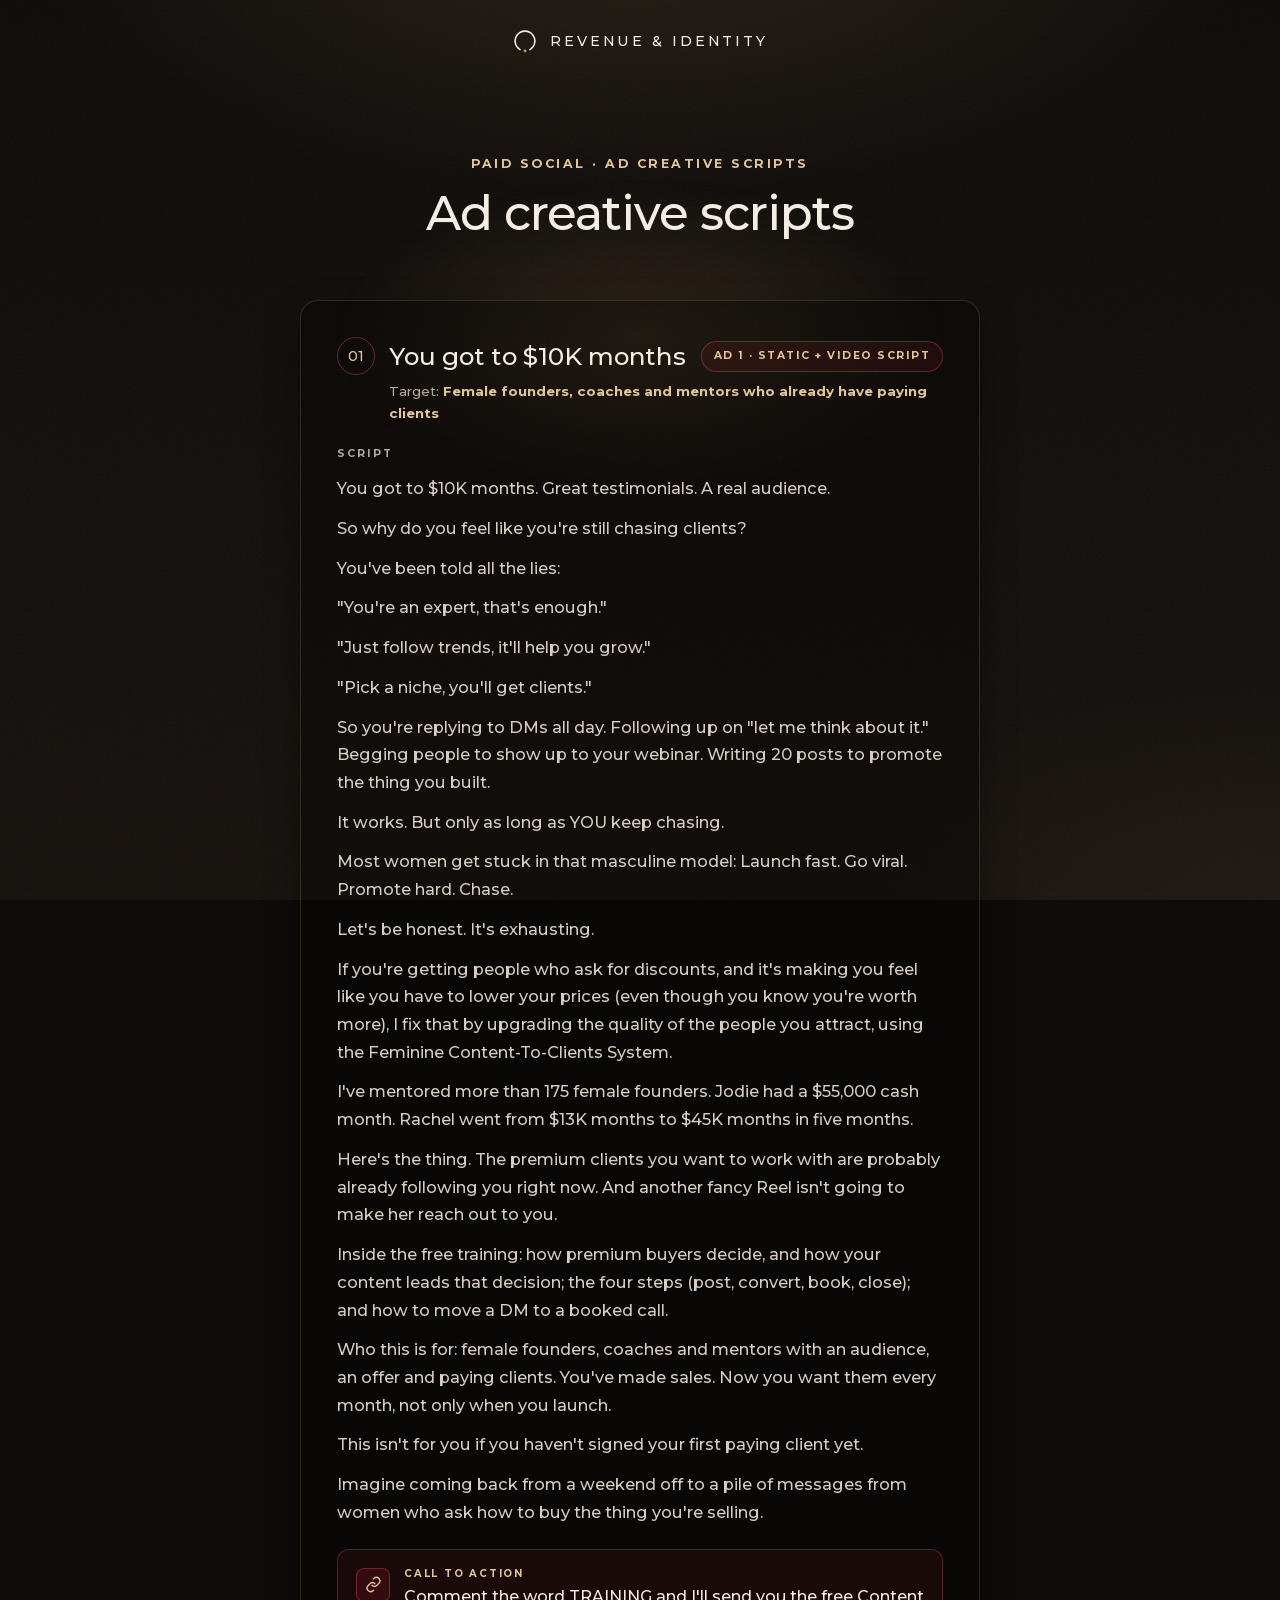
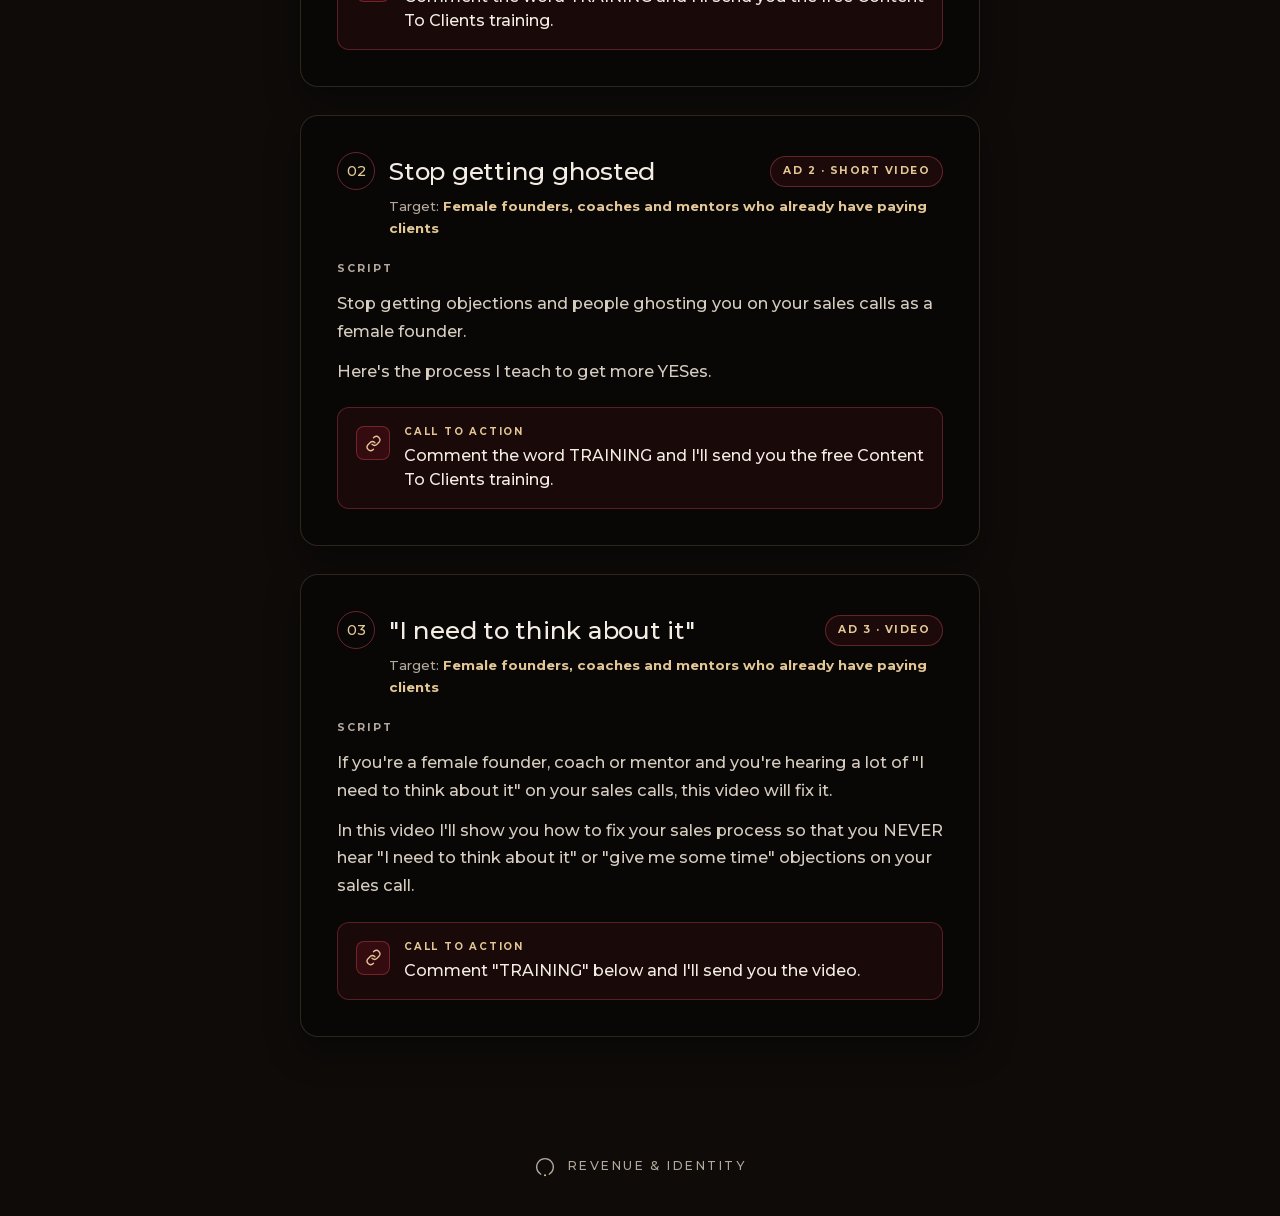
<file: ad-scripts/index.html>
<!doctype html>
<html lang="en">
<head>
  <meta charset="utf-8" />
  <meta name="viewport" content="width=device-width, initial-scale=1" />
  <title>Ad Scripts · Revenue &amp; Identity</title>
  <meta name="robots" content="noindex" />
  <script>document.documentElement.className += " js";</script>
  <link rel="icon" href="../assets/img/favicon.png" type="image/png" />
  <link rel="stylesheet" href="../assets/vendor/lenis.css" />
  <link rel="stylesheet" href="../vsl/vsl.css" />
  <link rel="stylesheet" href="../assets/brand.css" />
  <link rel="stylesheet" href="ad-scripts.css" />
<script data-topfix>try{if("scrollRestoration" in history)history.scrollRestoration="manual"}catch(e){}addEventListener("load",function(){if(!location.hash){scrollTo(0,0);setTimeout(function(){scrollTo(0,0)},50)}});</script>
</head>
<body>
  <header class="brandbar">
    <div class="brand">
      <svg class="seal seal--animate" viewBox="0 0 100 100" role="img" aria-label="Revenue &amp; Identity"><path class="seal__arc" d="M31 82.9 A38 38 0 1 1 69 82.9" /><circle class="seal__dot" cx="50" cy="88" r="4.6" /></svg>
      <span class="brand__word">Revenue &amp; Identity</span>
    </div>
  </header>
  <main class="page">
    <section class="ads">
      <div class="ads__glow" aria-hidden="true"></div>
      <div class="container">
        <header class="ads__intro">
          <p class="ads__eyebrow reveal">Paid social · Ad creative scripts</p>
          <h1 class="ads__title reveal" style="--i:1">Ad creative scripts</h1>
        </header>
        <div class="ads__list">
          <article class="ad reveal">
            <div class="ad__head"><span class="ad__num">01</span><h2 class="ad__title">You got to $10K months</h2><span class="ad__angle">Ad 1 · static + video script</span></div>
            <p class="ad__target">Target: <b>Female founders, coaches and mentors who already have paying clients</b></p>
            <span class="ad__label">Script</span>
            <div class="ad__body"><p>You got to $10K months. Great testimonials. A real audience.</p><p>So why do you feel like you're still chasing clients?</p><p>You've been told all the lies:</p><p>"You're an expert, that's enough."</p><p>"Just follow trends, it'll help you grow."</p><p>"Pick a niche, you'll get clients."</p><p>So you're replying to DMs all day. Following up on "let me think about it." Begging people to show up to your webinar. Writing 20 posts to promote the thing you built.</p><p>It works. But only as long as YOU keep chasing.</p><p>Most women get stuck in that masculine model: Launch fast. Go viral. Promote hard. Chase.</p><p>Let's be honest. It's exhausting.</p><p>If you're getting people who ask for discounts, and it's making you feel like you have to lower your prices (even though you know you're worth more), I fix that by upgrading the quality of the people you attract, using the Feminine Content-To-Clients System.</p><p>I've mentored more than 175 female founders. Jodie had a $55,000 cash month. Rachel went from $13K months to $45K months in five months.</p><p>Here's the thing. The premium clients you want to work with are probably already following you right now. And another fancy Reel isn't going to make her reach out to you.</p><p>Inside the free training: how premium buyers decide, and how your content leads that decision; the four steps (post, convert, book, close); and how to move a DM to a booked call.</p><p>Who this is for: female founders, coaches and mentors with an audience, an offer and paying clients. You've made sales. Now you want them every month, not only when you launch.</p><p>This isn't for you if you haven't signed your first paying client yet.</p><p>Imagine coming back from a weekend off to a pile of messages from women who ask how to buy the thing you're selling.</p></div>
            <div class="ad__cta">
              <span class="ad__cta-icon"><svg viewBox="0 0 24 24"><path d="M10 13a5 5 0 0 0 7 0l3-3a5 5 0 0 0-7-7l-1 1"/><path d="M14 11a5 5 0 0 0-7 0l-3 3a5 5 0 0 0 7 7l1-1"/></svg></span>
              <div><span class="ad__cta-label">Call to action</span><p class="ad__cta-text">Comment the word TRAINING and I'll send you the free Content To Clients training.</p></div>
            </div>
          </article>
          <article class="ad reveal">
            <div class="ad__head"><span class="ad__num">02</span><h2 class="ad__title">Stop getting ghosted</h2><span class="ad__angle">Ad 2 · short video</span></div>
            <p class="ad__target">Target: <b>Female founders, coaches and mentors who already have paying clients</b></p>
            <span class="ad__label">Script</span>
            <div class="ad__body"><p>Stop getting objections and people ghosting you on your sales calls as a female founder.</p><p>Here's the process I teach to get more YESes.</p></div>
            <div class="ad__cta">
              <span class="ad__cta-icon"><svg viewBox="0 0 24 24"><path d="M10 13a5 5 0 0 0 7 0l3-3a5 5 0 0 0-7-7l-1 1"/><path d="M14 11a5 5 0 0 0-7 0l-3 3a5 5 0 0 0 7 7l1-1"/></svg></span>
              <div><span class="ad__cta-label">Call to action</span><p class="ad__cta-text">Comment the word TRAINING and I'll send you the free Content To Clients training.</p></div>
            </div>
          </article>
          <article class="ad reveal">
            <div class="ad__head"><span class="ad__num">03</span><h2 class="ad__title">&quot;I need to think about it&quot;</h2><span class="ad__angle">Ad 3 · video</span></div>
            <p class="ad__target">Target: <b>Female founders, coaches and mentors who already have paying clients</b></p>
            <span class="ad__label">Script</span>
            <div class="ad__body"><p>If you're a female founder, coach or mentor and you're hearing a lot of "I need to think about it" on your sales calls, this video will fix it.</p><p>In this video I'll show you how to fix your sales process so that you NEVER hear "I need to think about it" or "give me some time" objections on your sales call.</p></div>
            <div class="ad__cta">
              <span class="ad__cta-icon"><svg viewBox="0 0 24 24"><path d="M10 13a5 5 0 0 0 7 0l3-3a5 5 0 0 0-7-7l-1 1"/><path d="M14 11a5 5 0 0 0-7 0l-3 3a5 5 0 0 0 7 7l1-1"/></svg></span>
              <div><span class="ad__cta-label">Call to action</span><p class="ad__cta-text">Comment "TRAINING" below and I'll send you the video.</p></div>
            </div>
          </article>
        </div>
      </div>
    </section>
  </main>
  <footer class="brandfoot">
    <div class="brand">
      <svg class="seal" viewBox="0 0 100 100" aria-hidden="true"><path class="seal__arc" d="M31 82.9 A38 38 0 1 1 69 82.9" /><circle class="seal__dot" cx="50" cy="88" r="4.6" /></svg>
      <span class="brand__word">Revenue &amp; Identity</span>
    </div>
  </footer>
  <script src="../assets/vendor/lenis.min.js"></script>
  <script src="../vsl/vsl.js"></script>
</body>
</html>
</file>
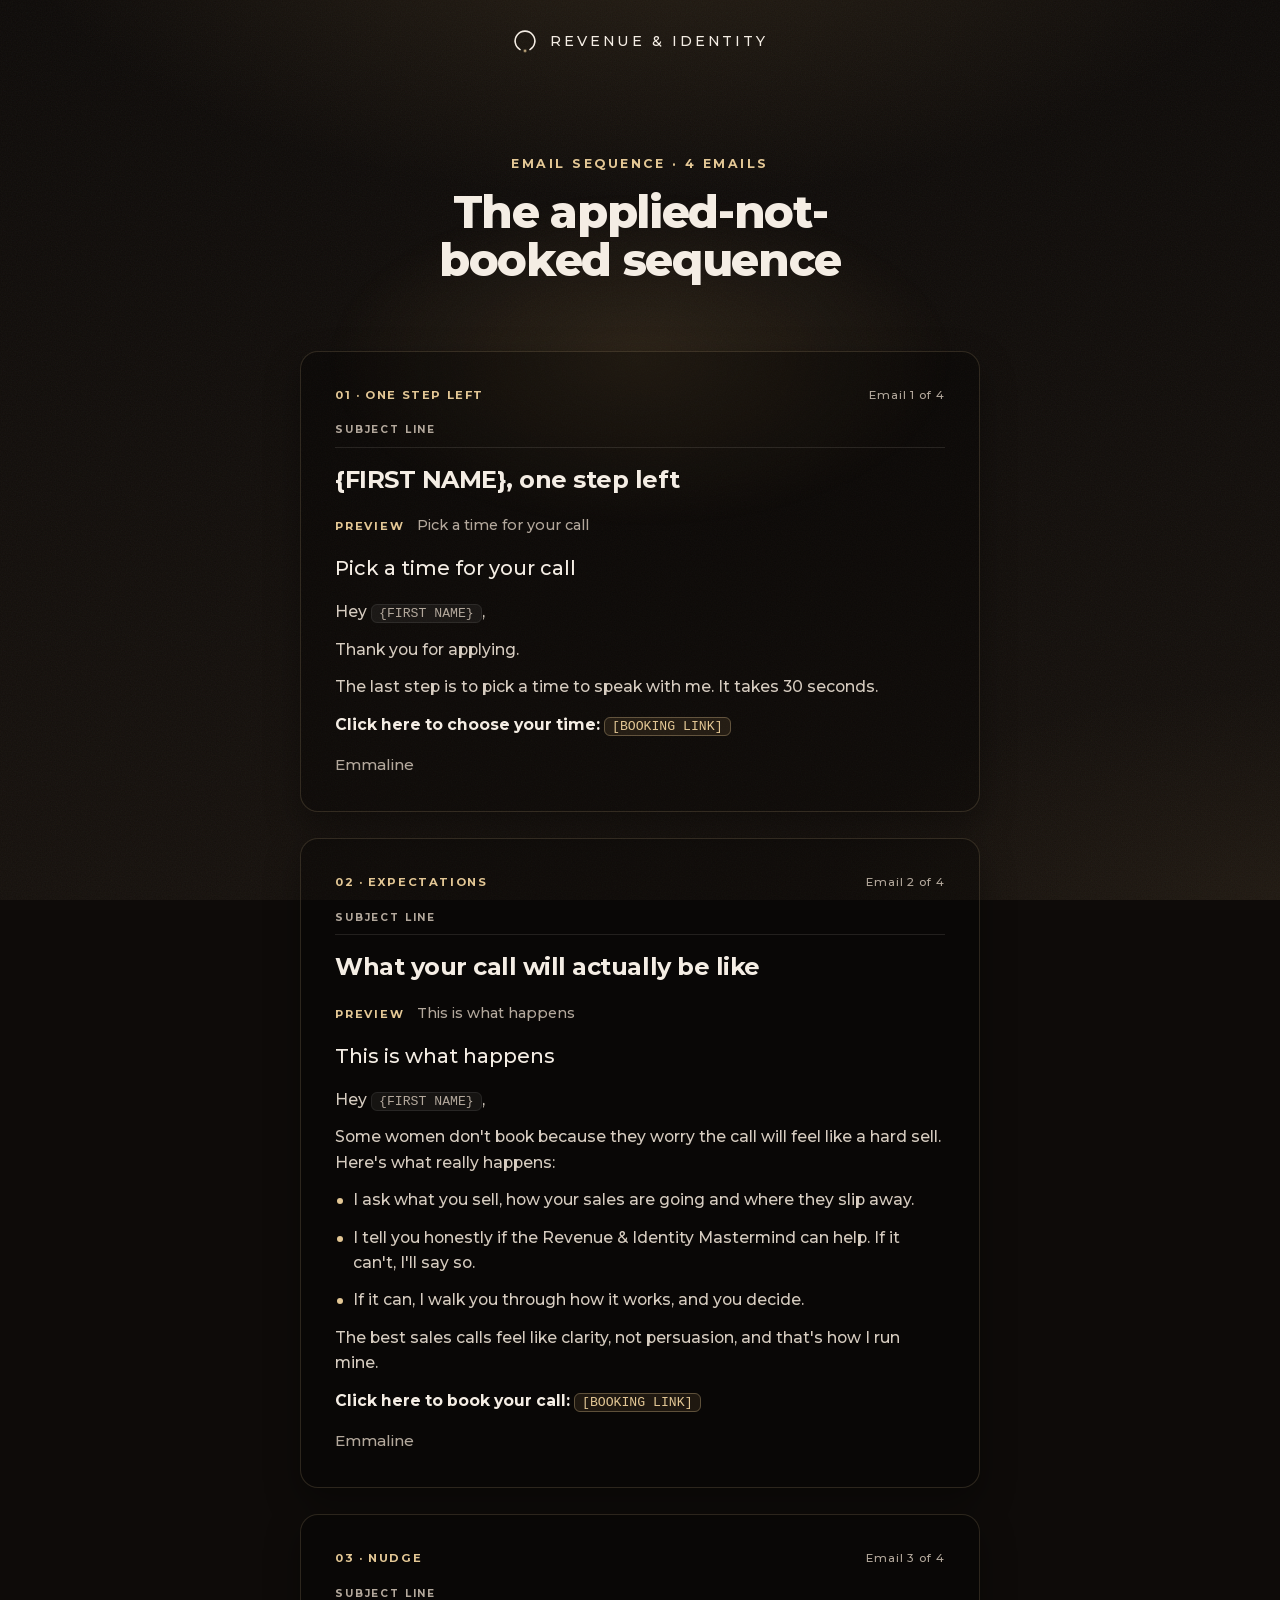
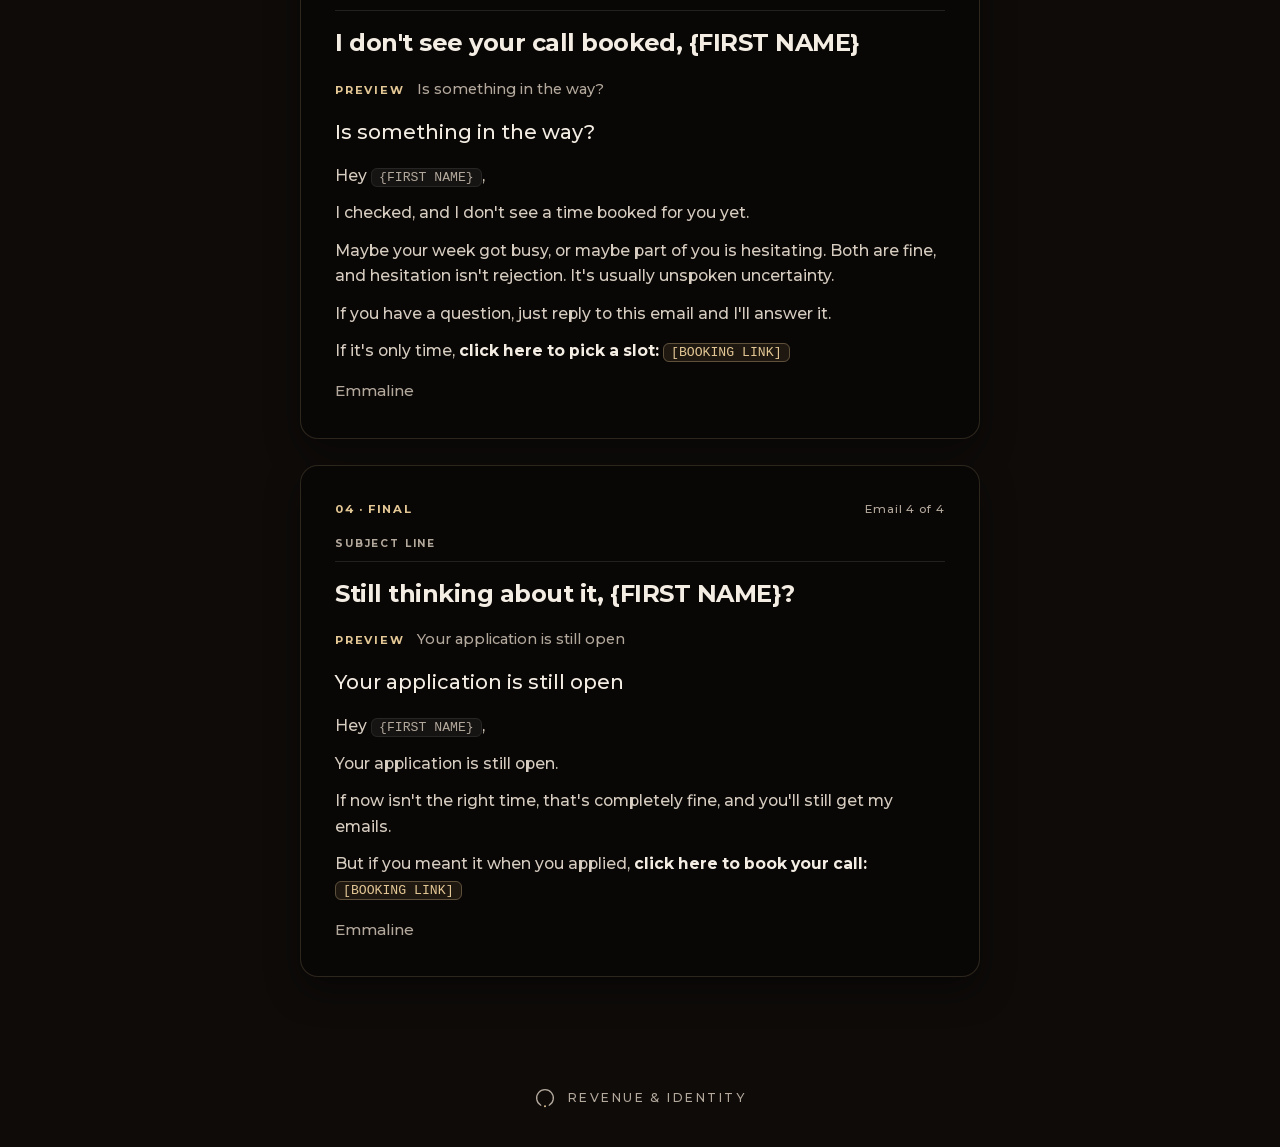
<file: applied-not-booked/index.html>
<!doctype html>
<html lang="en">
<head>
  <meta charset="utf-8" />
  <meta name="viewport" content="width=device-width, initial-scale=1" />
  <title>Applied-not-booked · Revenue &amp; Identity</title>
  <meta name="robots" content="noindex" />
  <script>document.documentElement.className += " js";</script>
  <link rel="icon" href="../assets/img/favicon.png" type="image/png" />
  <link rel="stylesheet" href="../assets/vendor/lenis.css" />
  <link rel="stylesheet" href="../vsl/vsl.css" />
  <link rel="stylesheet" href="../opted-in/opted-in.css" />
  <link rel="stylesheet" href="../assets/brand.css" />
<script data-topfix>try{if("scrollRestoration" in history)history.scrollRestoration="manual"}catch(e){}addEventListener("load",function(){if(!location.hash){scrollTo(0,0);setTimeout(function(){scrollTo(0,0)},50)}});</script>
</head>
<body>
  <header class="brandbar">
    <div class="brand">
      <svg class="seal seal--animate" viewBox="0 0 100 100" role="img" aria-label="Revenue &amp; Identity"><path class="seal__arc" d="M31 82.9 A38 38 0 1 1 69 82.9" /><circle class="seal__dot" cx="50" cy="88" r="4.6" /></svg>
      <span class="brand__word">Revenue &amp; Identity</span>
    </div>
  </header>
  <main class="page">
    <section class="seq">
      <div class="seq__glow" aria-hidden="true"></div>
      <div class="container">
        <header class="seq__intro">
          <p class="seq__eyebrow reveal">Email sequence · 4 emails</p>
          <h1 class="seq__title reveal" style="--i:1">The applied-not-booked sequence</h1>
        </header>
        <div class="seq__list">
          <article class="email reveal">
            <div class="email__head"><span class="email__tag">01 · One step left</span><span class="email__count">Email 1 of 4</span></div>
            <span class="email__sl-label">Subject line</span>
            <h2 class="email__subject">{FIRST NAME}, one step left</h2>
            <p class="email__pv"><b>Preview</b> Pick a time for your call</p>
            <div class="email__body"><p class="email__h1">Pick a time for your call</p><p>Hey <span class="tok-merge">{FIRST NAME}</span>,</p><p>Thank you for applying.</p><p>The last step is to pick a time to speak with me. It takes 30 seconds.</p><p><b>Click here to choose your time:</b> <span class="tok-link">[BOOKING LINK]</span></p></div>
            <p class="email__sign">Emmaline</p>
            
          </article>
          <article class="email reveal">
            <div class="email__head"><span class="email__tag">02 · Expectations</span><span class="email__count">Email 2 of 4</span></div>
            <span class="email__sl-label">Subject line</span>
            <h2 class="email__subject">What your call will actually be like</h2>
            <p class="email__pv"><b>Preview</b> This is what happens</p>
            <div class="email__body"><p class="email__h1">This is what happens</p><p>Hey <span class="tok-merge">{FIRST NAME}</span>,</p><p>Some women don't book because they worry the call will feel like a hard sell. Here's what really happens:</p><p class="li">I ask what you sell, how your sales are going and where they slip away.</p><p class="li">I tell you honestly if the Revenue &amp; Identity Mastermind can help. If it can't, I'll say so.</p><p class="li">If it can, I walk you through how it works, and you decide.</p><p>The best sales calls feel like clarity, not persuasion, and that's how I run mine.</p><p><b>Click here to book your call:</b> <span class="tok-link">[BOOKING LINK]</span></p></div>
            <p class="email__sign">Emmaline</p>
            
          </article>
          <article class="email reveal">
            <div class="email__head"><span class="email__tag">03 · Nudge</span><span class="email__count">Email 3 of 4</span></div>
            <span class="email__sl-label">Subject line</span>
            <h2 class="email__subject">I don&#x27;t see your call booked, {FIRST NAME}</h2>
            <p class="email__pv"><b>Preview</b> Is something in the way?</p>
            <div class="email__body"><p class="email__h1">Is something in the way?</p><p>Hey <span class="tok-merge">{FIRST NAME}</span>,</p><p>I checked, and I don't see a time booked for you yet.</p><p>Maybe your week got busy, or maybe part of you is hesitating. Both are fine, and hesitation isn't rejection. It's usually unspoken uncertainty.</p><p>If you have a question, just reply to this email and I'll answer it.</p><p>If it's only time, <b>click here to pick a slot:</b> <span class="tok-link">[BOOKING LINK]</span></p></div>
            <p class="email__sign">Emmaline</p>
            
          </article>
          <article class="email reveal">
            <div class="email__head"><span class="email__tag">04 · Final</span><span class="email__count">Email 4 of 4</span></div>
            <span class="email__sl-label">Subject line</span>
            <h2 class="email__subject">Still thinking about it, {FIRST NAME}?</h2>
            <p class="email__pv"><b>Preview</b> Your application is still open</p>
            <div class="email__body"><p class="email__h1">Your application is still open</p><p>Hey <span class="tok-merge">{FIRST NAME}</span>,</p><p>Your application is still open.</p><p>If now isn't the right time, that's completely fine, and you'll still get my emails.</p><p>But if you meant it when you applied, <b>click here to book your call:</b> <span class="tok-link">[BOOKING LINK]</span></p></div>
            <p class="email__sign">Emmaline</p>
            
          </article>
        </div>
      </div>
    </section>
  </main>
  <footer class="brandfoot">
    <div class="brand">
      <svg class="seal" viewBox="0 0 100 100" aria-hidden="true"><path class="seal__arc" d="M31 82.9 A38 38 0 1 1 69 82.9" /><circle class="seal__dot" cx="50" cy="88" r="4.6" /></svg>
      <span class="brand__word">Revenue &amp; Identity</span>
    </div>
  </footer>
  <script src="../assets/vendor/lenis.min.js"></script>
  <script src="../vsl/vsl.js"></script>
</body>
</html>
</file>
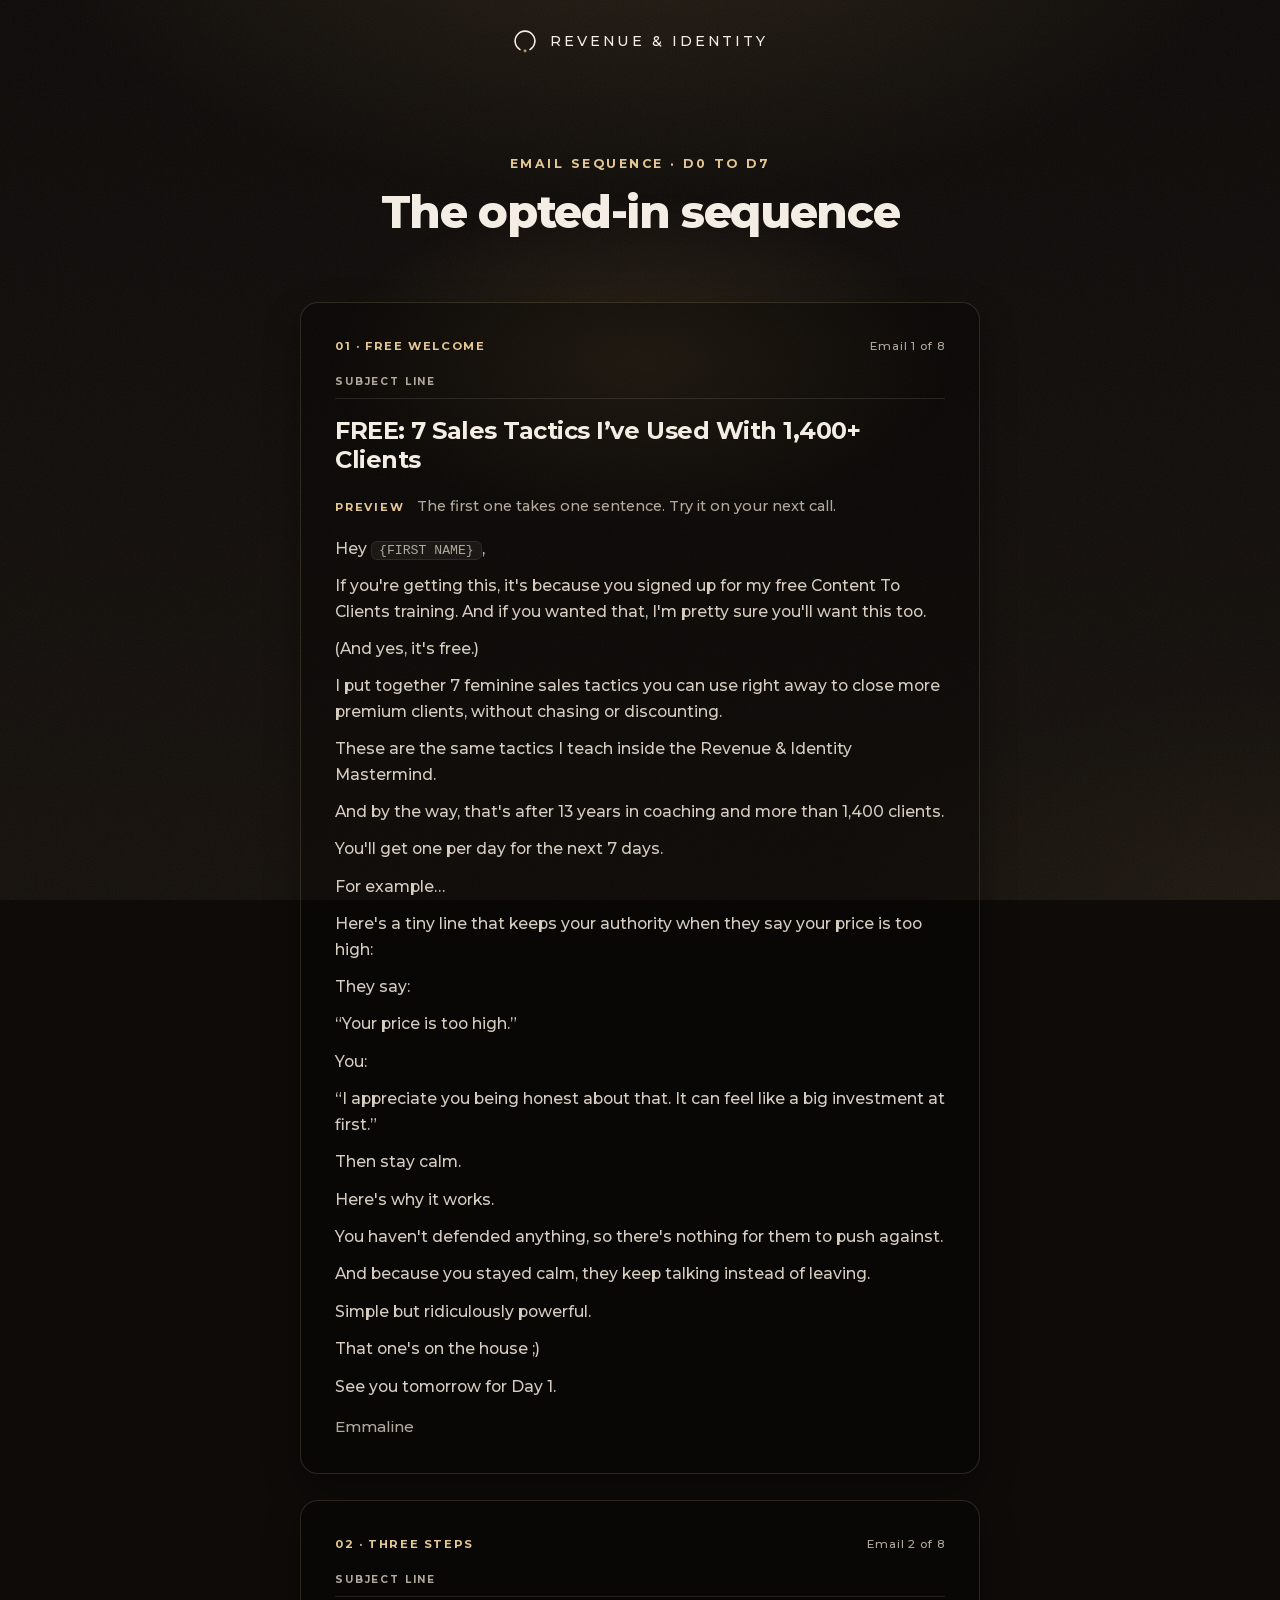
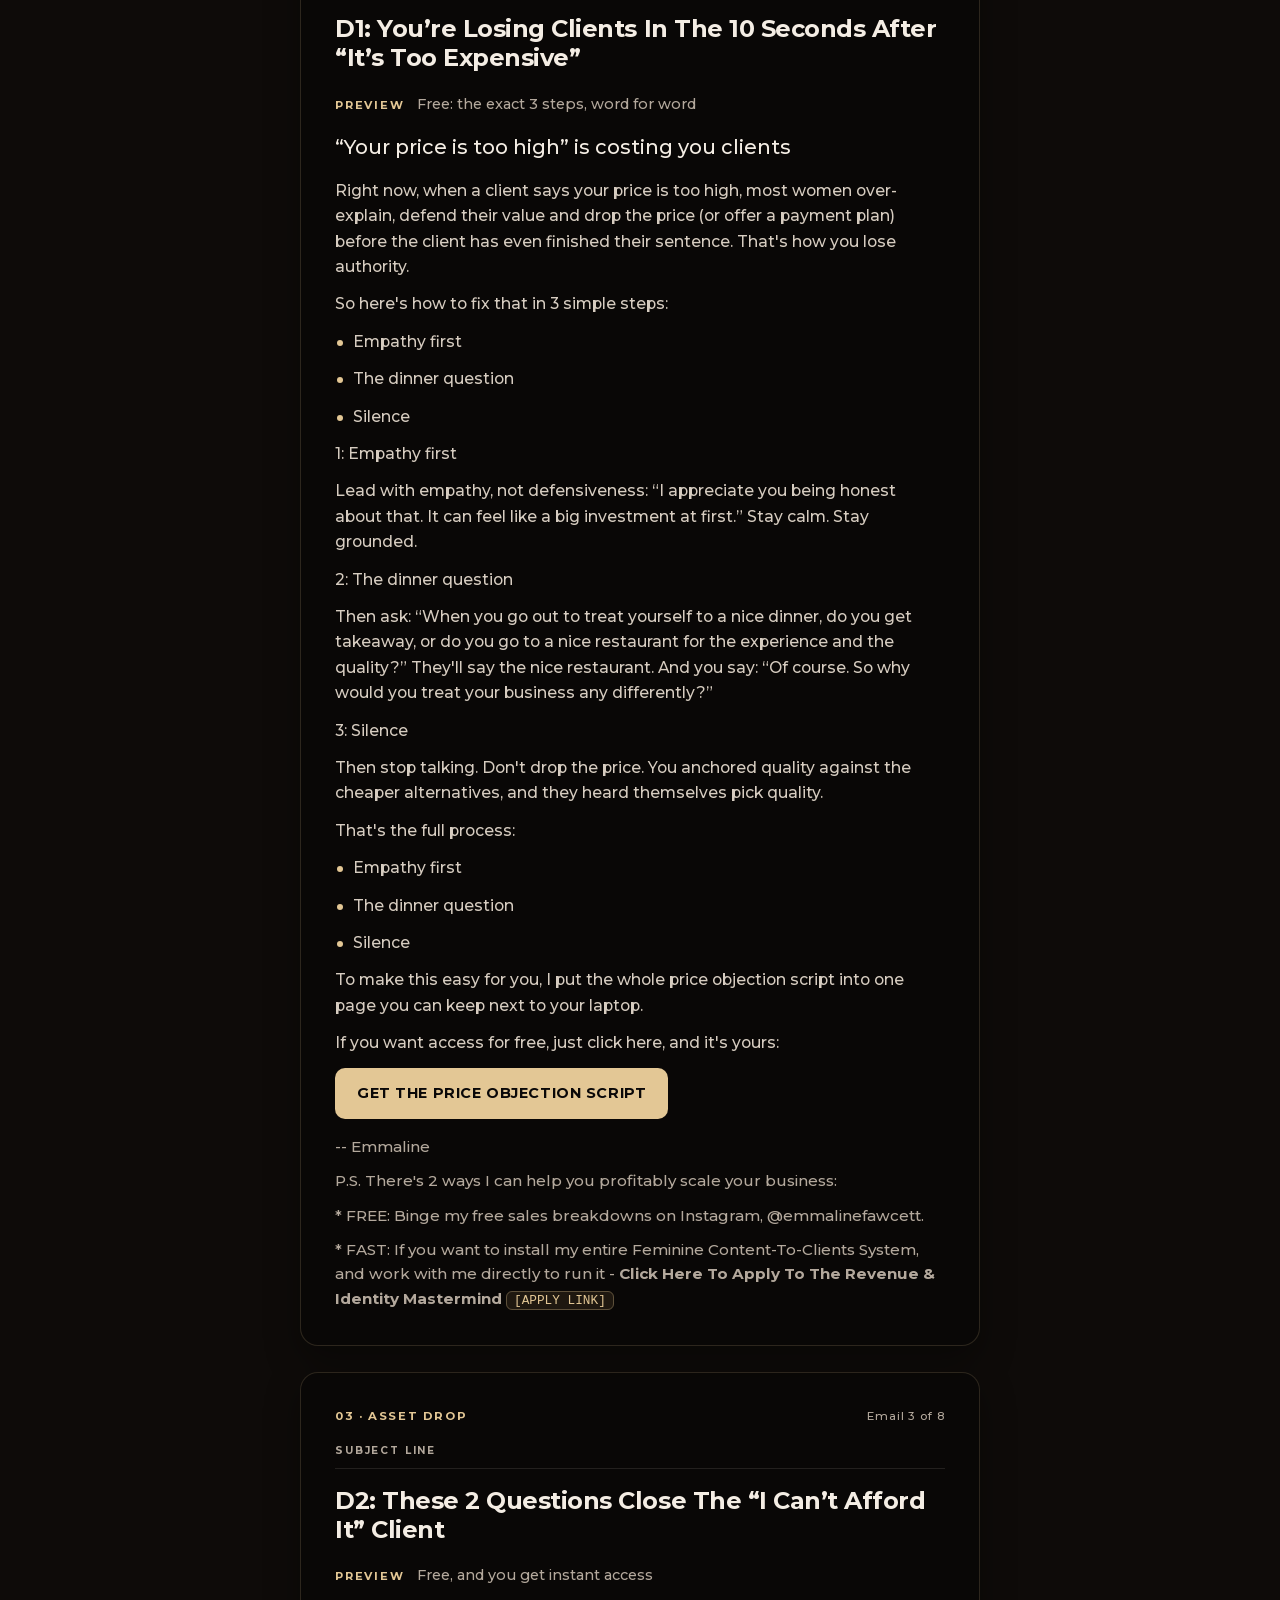
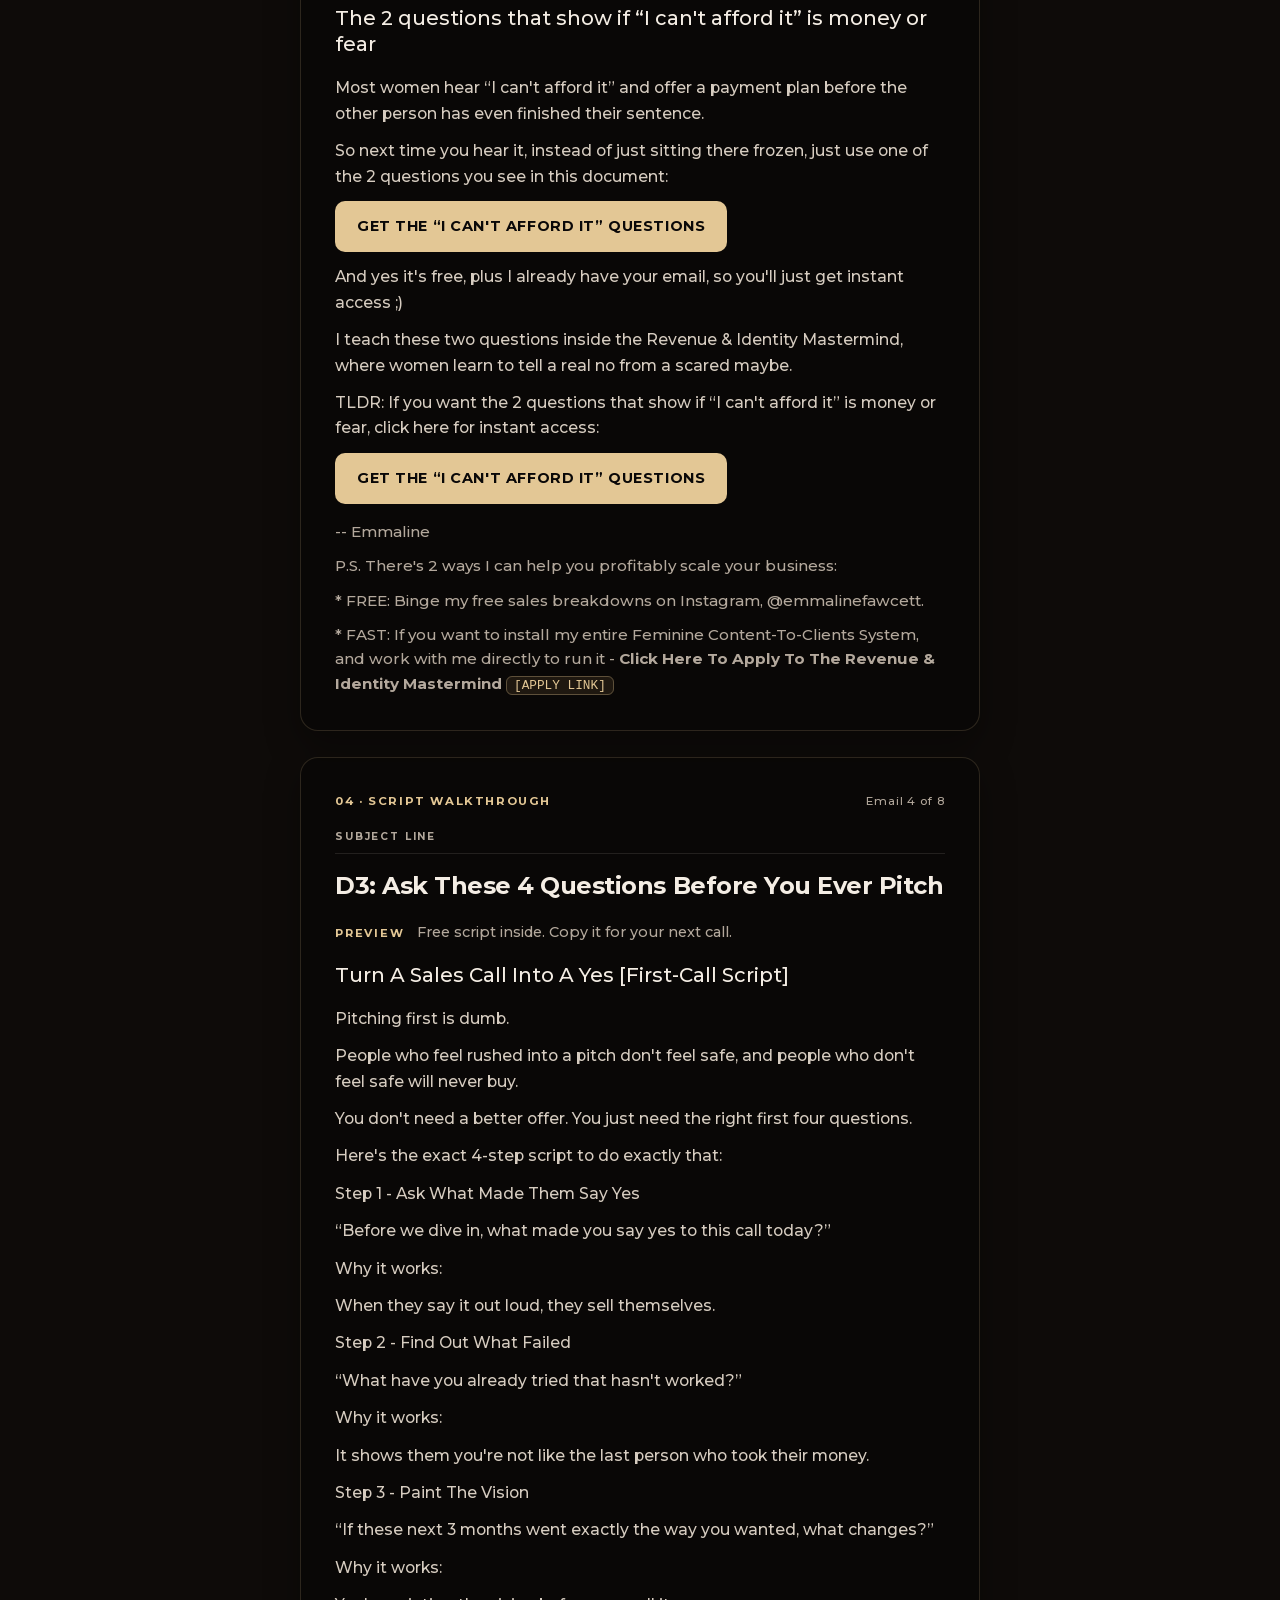
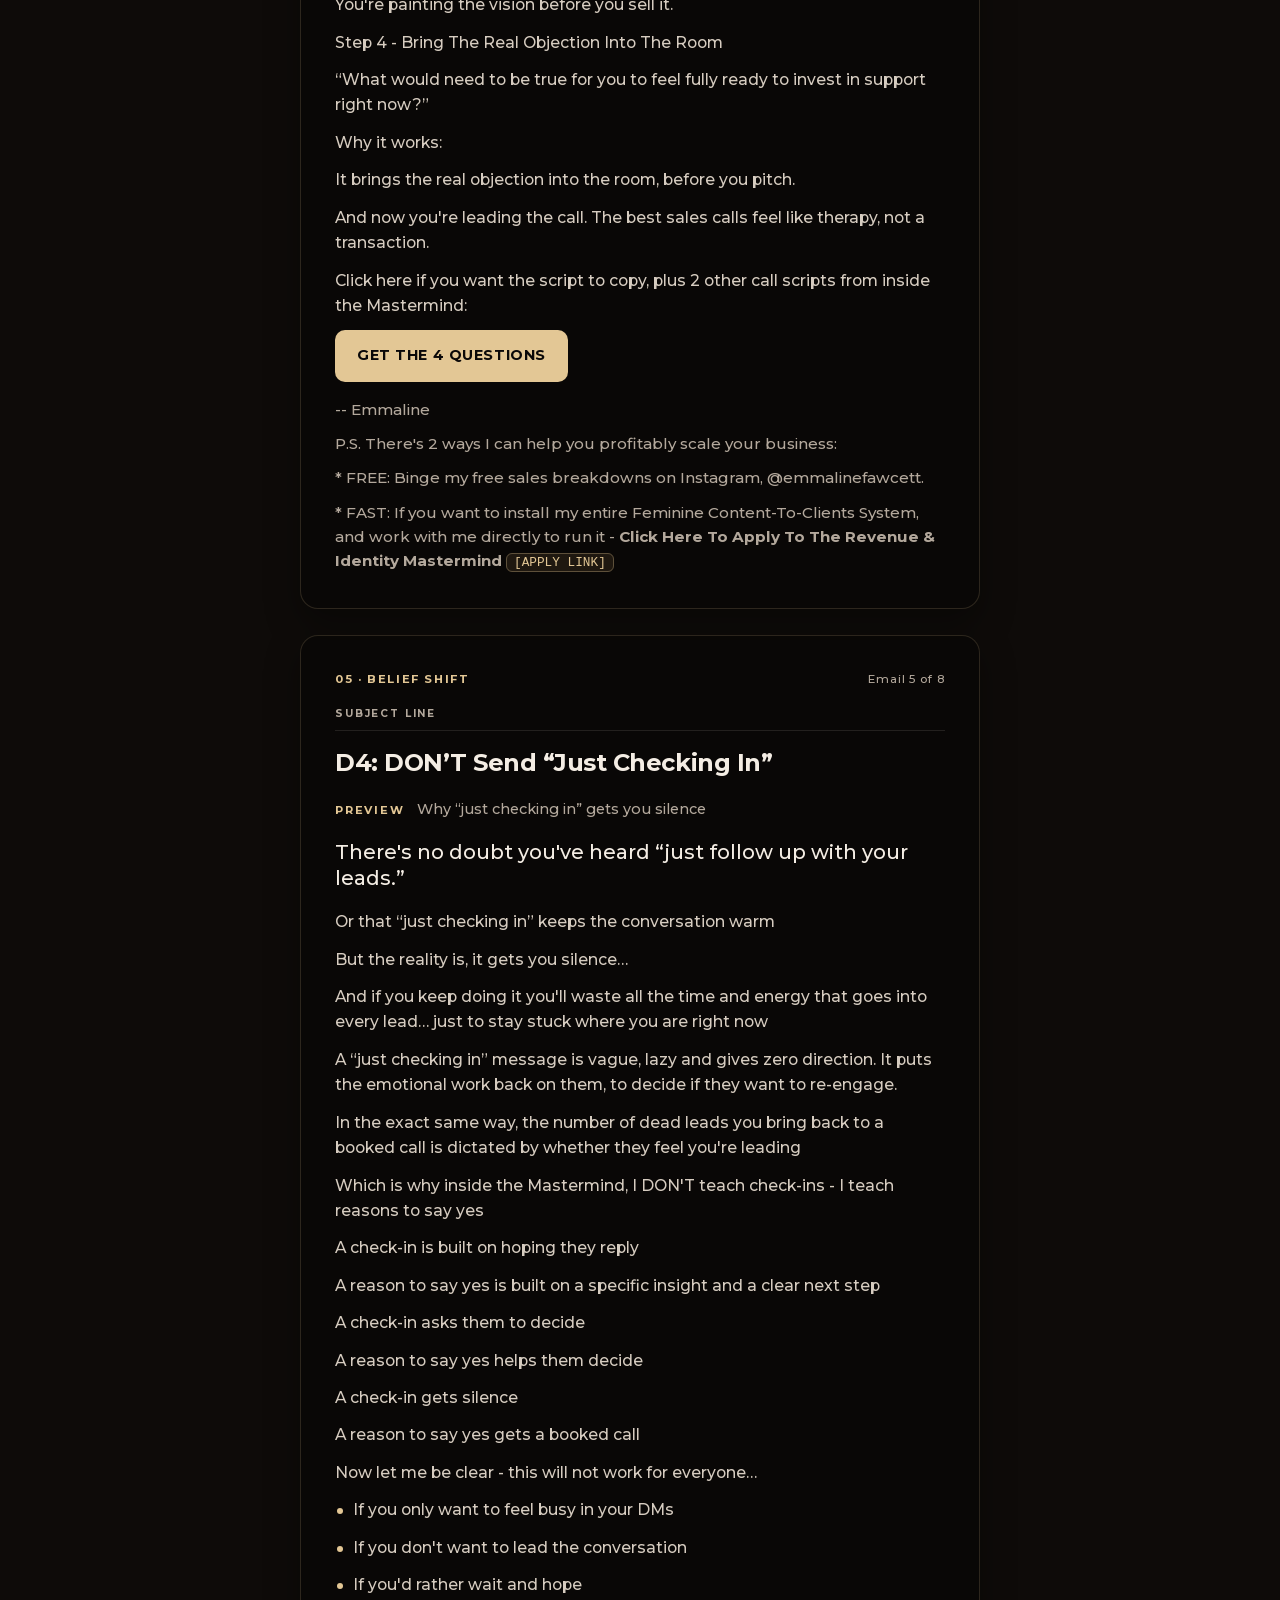
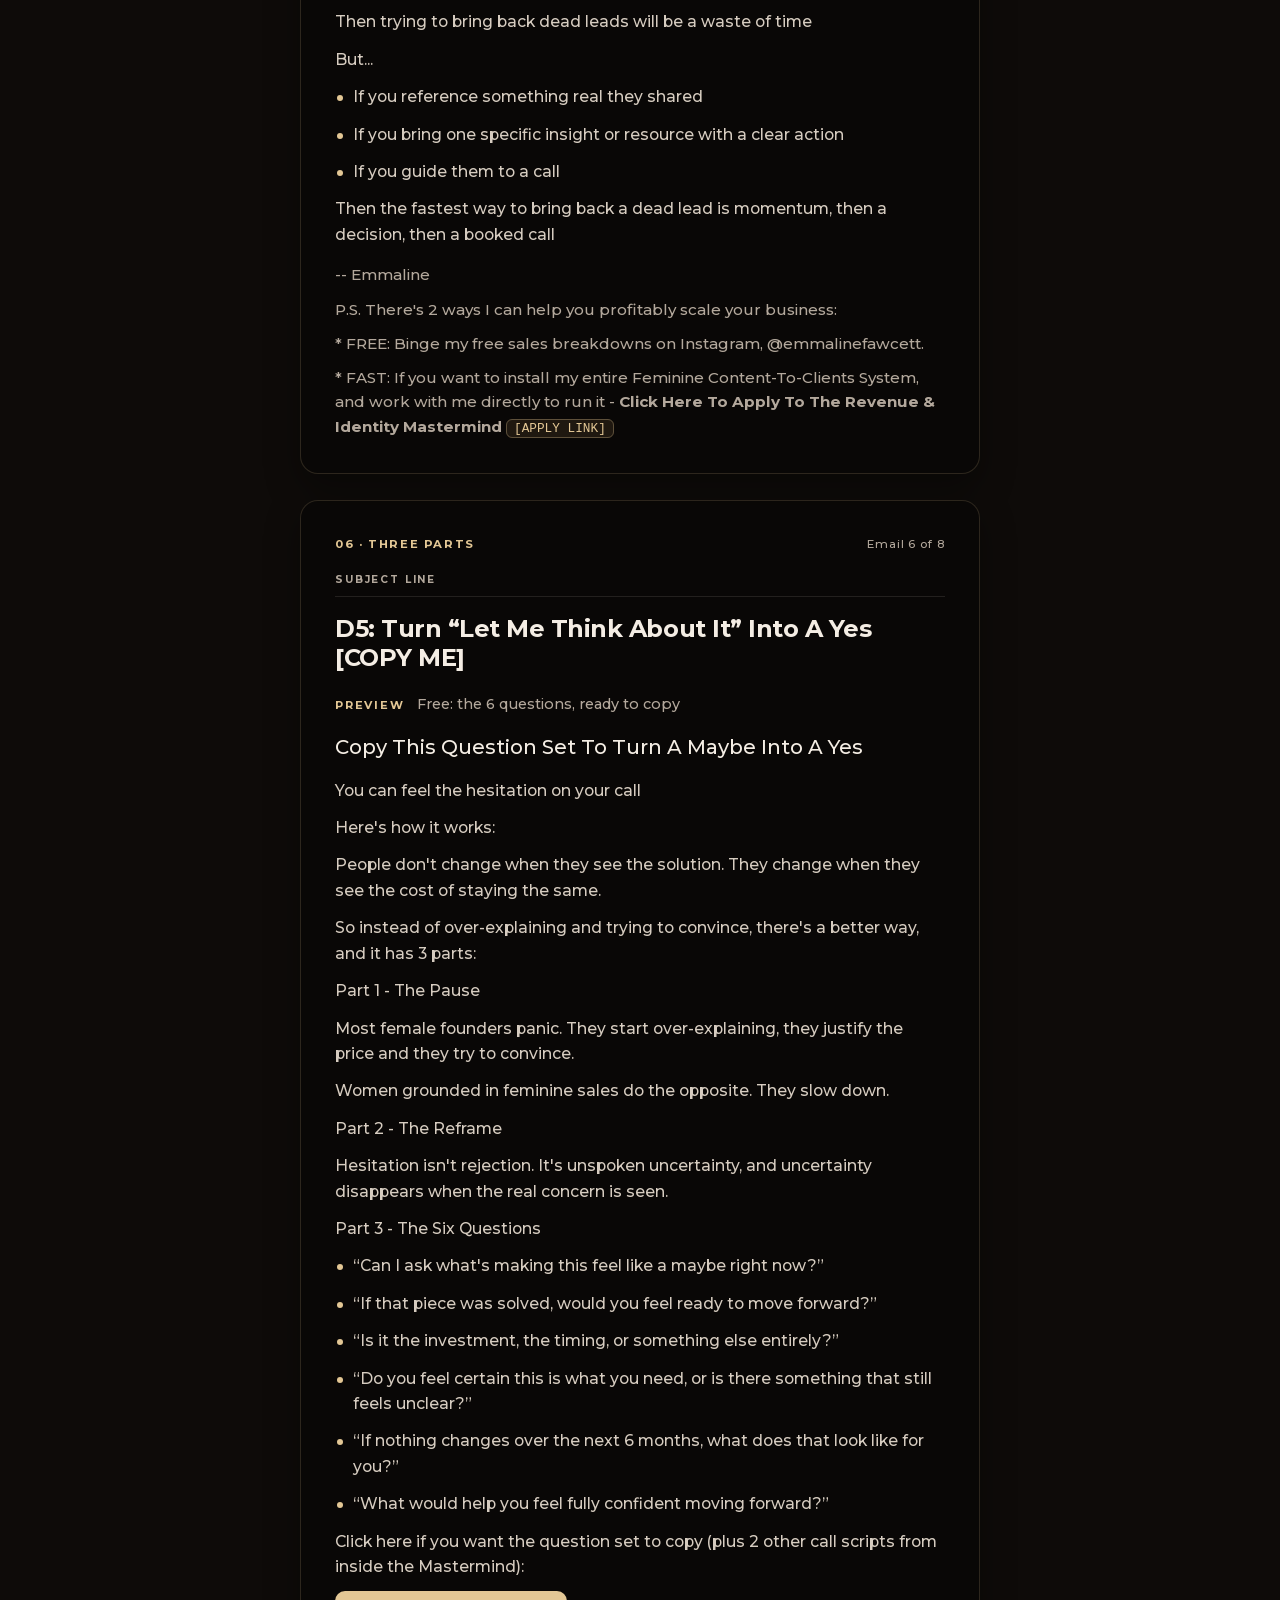
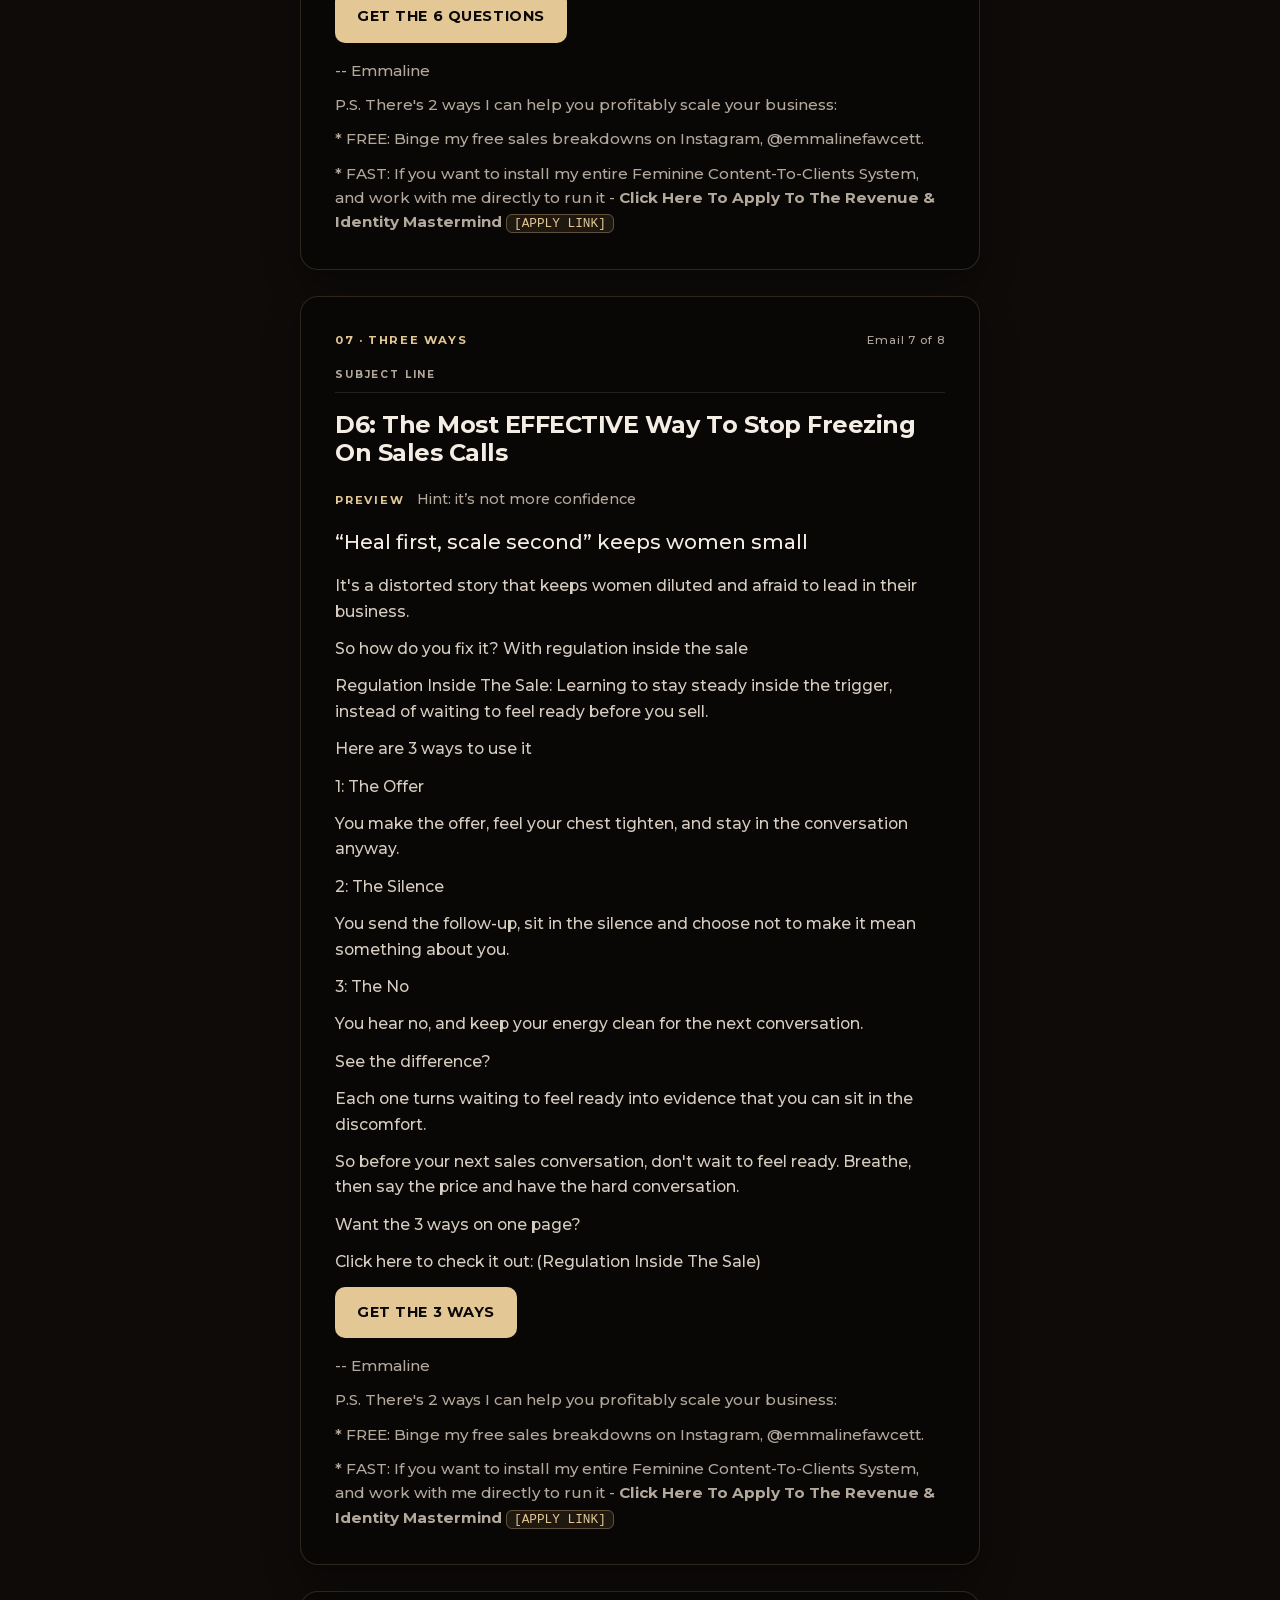
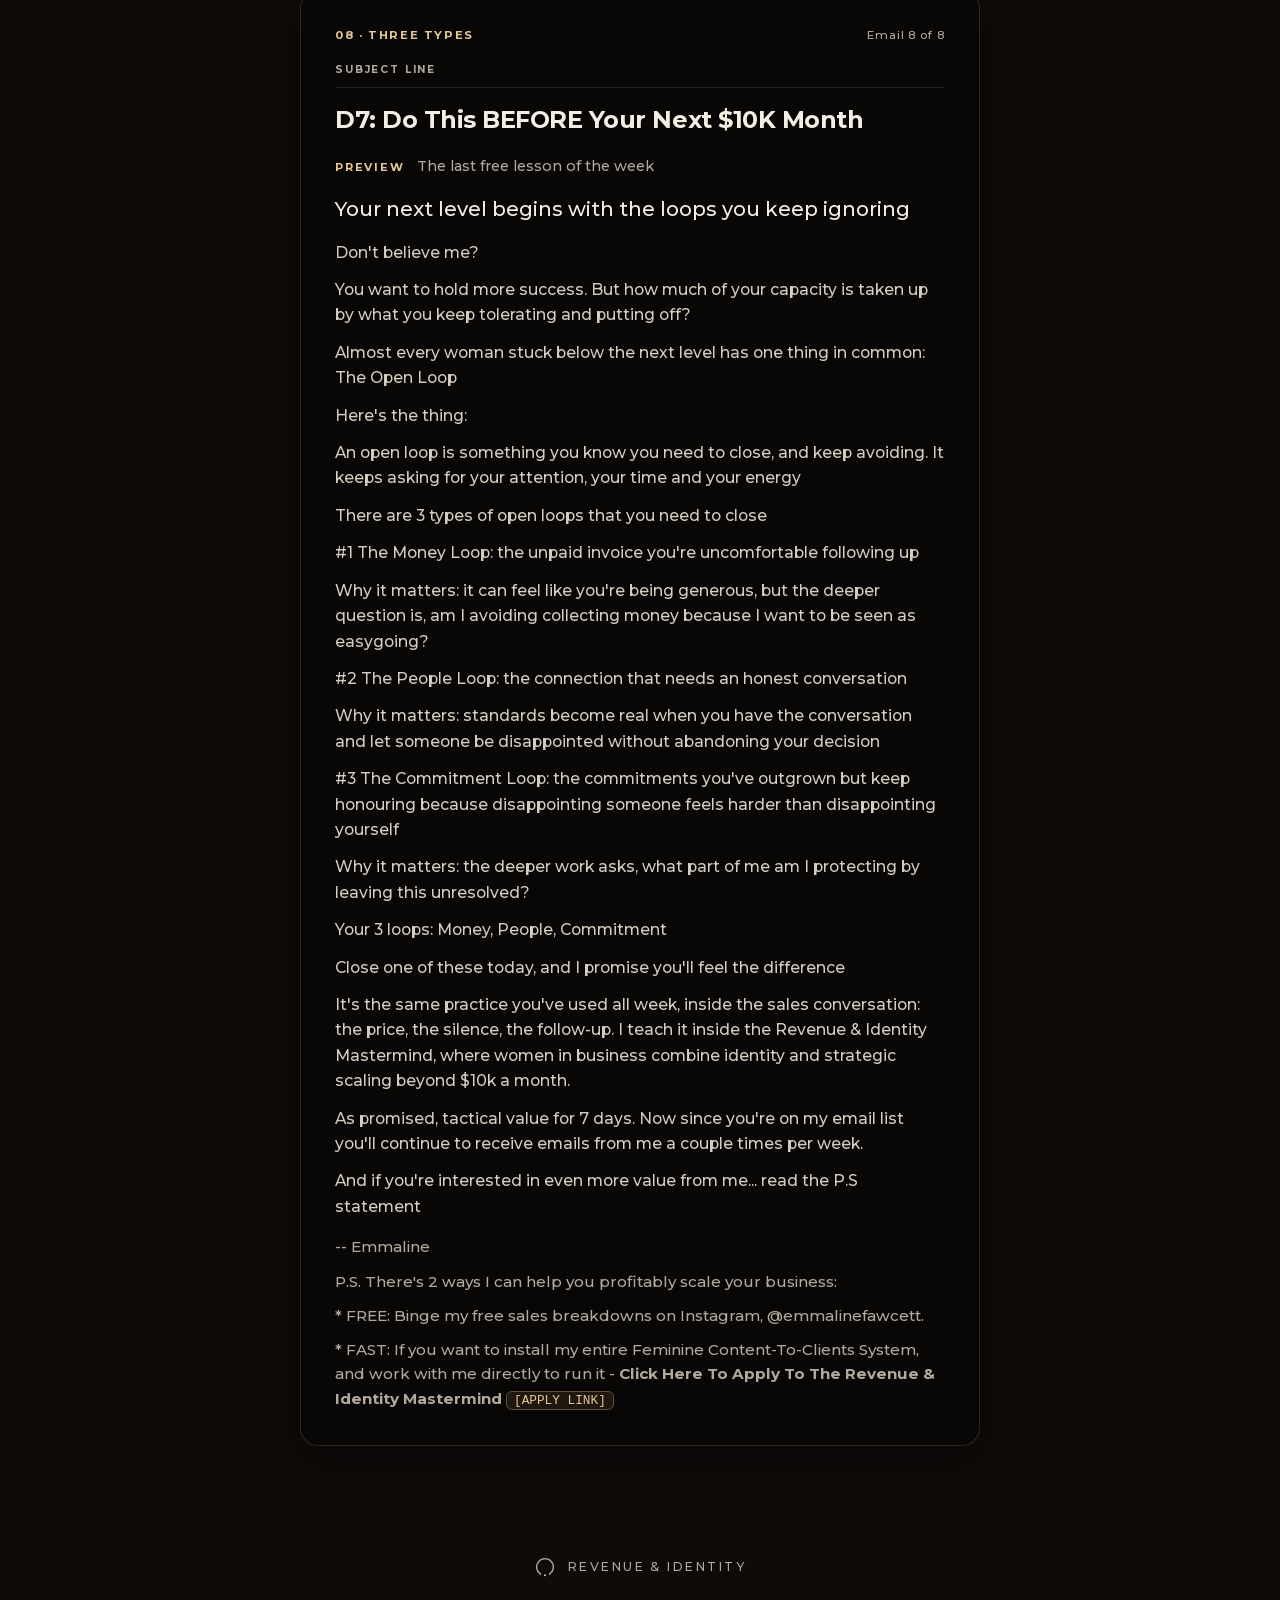
<file: opted-in/index.html>
<!doctype html>
<html lang="en">
<head>
  <meta charset="utf-8" />
  <meta name="viewport" content="width=device-width, initial-scale=1" />
  <title>Opted-in · Revenue &amp; Identity</title>
  <meta name="robots" content="noindex" />
  <script>document.documentElement.className += " js";</script>
  <link rel="icon" href="../assets/img/favicon.png" type="image/png" />
  <link rel="stylesheet" href="../assets/vendor/lenis.css" />
  <link rel="stylesheet" href="../vsl/vsl.css" />
  <link rel="stylesheet" href="../opted-in/opted-in.css" />
  <link rel="stylesheet" href="../assets/brand.css" />
<script data-topfix>try{if("scrollRestoration" in history)history.scrollRestoration="manual"}catch(e){}addEventListener("load",function(){if(!location.hash){scrollTo(0,0);setTimeout(function(){scrollTo(0,0)},50)}});</script>
</head>
<body>
  <header class="brandbar">
    <div class="brand">
      <svg class="seal seal--animate" viewBox="0 0 100 100" role="img" aria-label="Revenue &amp; Identity"><path class="seal__arc" d="M31 82.9 A38 38 0 1 1 69 82.9" /><circle class="seal__dot" cx="50" cy="88" r="4.6" /></svg>
      <span class="brand__word">Revenue &amp; Identity</span>
    </div>
  </header>
  <main class="page">
    <section class="seq">
      <div class="seq__glow" aria-hidden="true"></div>
      <div class="container">
        <header class="seq__intro">
          <p class="seq__eyebrow reveal">Email sequence · D0 to D7</p>
          <h1 class="seq__title reveal" style="--i:1">The opted-in sequence</h1>
        </header>
        <div class="seq__list">
          <article class="email reveal">
            <div class="email__head"><span class="email__tag">01 · Free welcome</span><span class="email__count">Email 1 of 8</span></div>
            <span class="email__sl-label">Subject line</span>
            <h2 class="email__subject">FREE: 7 Sales Tactics I’ve Used With 1,400+ Clients</h2>
            <p class="email__pv"><b>Preview</b> The first one takes one sentence. Try it on your next call.</p>
            <div class="email__body"><p>Hey <span class="tok-merge">{FIRST NAME}</span>,</p><p>If you're getting this, it's because you signed up for my free Content To Clients training. And if you wanted that, I'm pretty sure you'll want this too.</p><p>(And yes, it's free.)</p><p>I put together 7 feminine sales tactics you can use right away to close more premium clients, without chasing or discounting.</p><p>These are the same tactics I teach inside the Revenue &amp; Identity Mastermind.</p><p>And by the way, that's after 13 years in coaching and more than 1,400 clients.</p><p>You'll get one per day for the next 7 days.</p><p>For example…</p><p>Here's a tiny line that keeps your authority when they say your price is too high:</p><p>They say:</p><p>“Your price is too high.”</p><p>You:</p><p>“I appreciate you being honest about that. It can feel like a big investment at first.”</p><p>Then stay calm.</p><p>Here's why it works.</p><p>You haven't defended anything, so there's nothing for them to push against.</p><p>And because you stayed calm, they keep talking instead of leaving.</p><p>Simple but ridiculously powerful.</p><p>That one's on the house ;)</p><p>See you tomorrow for Day 1.</p></div>
            <p class="email__sign">Emmaline</p>
            
          </article>
          <article class="email reveal">
            <div class="email__head"><span class="email__tag">02 · Three steps</span><span class="email__count">Email 2 of 8</span></div>
            <span class="email__sl-label">Subject line</span>
            <h2 class="email__subject">D1: You’re Losing Clients In The 10 Seconds After “It’s Too Expensive”</h2>
            <p class="email__pv"><b>Preview</b> Free: the exact 3 steps, word for word</p>
            <div class="email__body"><p class="email__h1">“Your price is too high” is costing you clients</p><p>Right now, when a client says your price is too high, most women over-explain, defend their value and drop the price (or offer a payment plan) before the client has even finished their sentence. That's how you lose authority.</p><p>So here's how to fix that in 3 simple steps:</p><p class="li">Empathy first</p><p class="li">The dinner question</p><p class="li">Silence</p><p>1: Empathy first</p><p>Lead with empathy, not defensiveness: “I appreciate you being honest about that. It can feel like a big investment at first.” Stay calm. Stay grounded.</p><p>2: The dinner question</p><p>Then ask: “When you go out to treat yourself to a nice dinner, do you get takeaway, or do you go to a nice restaurant for the experience and the quality?” They'll say the nice restaurant. And you say: “Of course. So why would you treat your business any differently?”</p><p>3: Silence</p><p>Then stop talking. Don't drop the price. You anchored quality against the cheaper alternatives, and they heard themselves pick quality.</p><p>That's the full process:</p><p class="li">Empathy first</p><p class="li">The dinner question</p><p class="li">Silence</p><p>To make this easy for you, I put the whole price objection script into one page you can keep next to your laptop.</p><p>If you want access for free, just click here, and it's yours:</p><p class="asset"><a class="asset__btn" href="#" onclick="return false">GET THE PRICE OBJECTION SCRIPT</a></p></div>
            <p class="email__sign">-- Emmaline</p>
            <p class="ps">P.S. There's 2 ways I can help you profitably scale your business:</p><p class="ps">* FREE: Binge my free sales breakdowns on Instagram, @emmalinefawcett.</p><p class="ps">* FAST: If you want to install my entire Feminine Content-To-Clients System, and work with me directly to run it - <b>Click Here To Apply To The Revenue &amp; Identity Mastermind</b> <span class="tok-link">[APPLY LINK]</span></p>
          </article>
          <article class="email reveal">
            <div class="email__head"><span class="email__tag">03 · Asset drop</span><span class="email__count">Email 3 of 8</span></div>
            <span class="email__sl-label">Subject line</span>
            <h2 class="email__subject">D2: These 2 Questions Close The “I Can’t Afford It” Client</h2>
            <p class="email__pv"><b>Preview</b> Free, and you get instant access</p>
            <div class="email__body"><p class="email__h1">The 2 questions that show if “I can't afford it” is money or fear</p><p>Most women hear “I can't afford it” and offer a payment plan before the other person has even finished their sentence.</p><p>So next time you hear it, instead of just sitting there frozen, just use one of the 2 questions you see in this document:</p><p class="asset"><a class="asset__btn" href="#" onclick="return false">GET THE “I CAN&#x27;T AFFORD IT” QUESTIONS</a></p><p>And yes it's free, plus I already have your email, so you'll just get instant access ;)</p><p>I teach these two questions inside the Revenue &amp; Identity Mastermind, where women learn to tell a real no from a scared maybe.</p><p>TLDR: If you want the 2 questions that show if “I can't afford it” is money or fear, click here for instant access:</p><p class="asset"><a class="asset__btn" href="#" onclick="return false">GET THE “I CAN&#x27;T AFFORD IT” QUESTIONS</a></p></div>
            <p class="email__sign">-- Emmaline</p>
            <p class="ps">P.S. There's 2 ways I can help you profitably scale your business:</p><p class="ps">* FREE: Binge my free sales breakdowns on Instagram, @emmalinefawcett.</p><p class="ps">* FAST: If you want to install my entire Feminine Content-To-Clients System, and work with me directly to run it - <b>Click Here To Apply To The Revenue &amp; Identity Mastermind</b> <span class="tok-link">[APPLY LINK]</span></p>
          </article>
          <article class="email reveal">
            <div class="email__head"><span class="email__tag">04 · Script walkthrough</span><span class="email__count">Email 4 of 8</span></div>
            <span class="email__sl-label">Subject line</span>
            <h2 class="email__subject">D3: Ask These 4 Questions Before You Ever Pitch</h2>
            <p class="email__pv"><b>Preview</b> Free script inside. Copy it for your next call.</p>
            <div class="email__body"><p class="email__h1">Turn A Sales Call Into A Yes [First-Call Script]</p><p>Pitching first is dumb.</p><p>People who feel rushed into a pitch don't feel safe, and people who don't feel safe will never buy.</p><p>You don't need a better offer. You just need the right first four questions.</p><p>Here's the exact 4-step script to do exactly that:</p><p>Step 1 - Ask What Made Them Say Yes</p><p>“Before we dive in, what made you say yes to this call today?”</p><p>Why it works:</p><p>When they say it out loud, they sell themselves.</p><p>Step 2 - Find Out What Failed</p><p>“What have you already tried that hasn't worked?”</p><p>Why it works:</p><p>It shows them you're not like the last person who took their money.</p><p>Step 3 - Paint The Vision</p><p>“If these next 3 months went exactly the way you wanted, what changes?”</p><p>Why it works:</p><p>You're painting the vision before you sell it.</p><p>Step 4 - Bring The Real Objection Into The Room</p><p>“What would need to be true for you to feel fully ready to invest in support right now?”</p><p>Why it works:</p><p>It brings the real objection into the room, before you pitch.</p><p>And now you're leading the call. The best sales calls feel like therapy, not a transaction.</p><p>Click here if you want the script to copy, plus 2 other call scripts from inside the Mastermind:</p><p class="asset"><a class="asset__btn" href="#" onclick="return false">GET THE 4 QUESTIONS</a></p></div>
            <p class="email__sign">-- Emmaline</p>
            <p class="ps">P.S. There's 2 ways I can help you profitably scale your business:</p><p class="ps">* FREE: Binge my free sales breakdowns on Instagram, @emmalinefawcett.</p><p class="ps">* FAST: If you want to install my entire Feminine Content-To-Clients System, and work with me directly to run it - <b>Click Here To Apply To The Revenue &amp; Identity Mastermind</b> <span class="tok-link">[APPLY LINK]</span></p>
          </article>
          <article class="email reveal">
            <div class="email__head"><span class="email__tag">05 · Belief shift</span><span class="email__count">Email 5 of 8</span></div>
            <span class="email__sl-label">Subject line</span>
            <h2 class="email__subject">D4: DON’T Send “Just Checking In”</h2>
            <p class="email__pv"><b>Preview</b> Why “just checking in” gets you silence</p>
            <div class="email__body"><p class="email__h1">There's no doubt you've heard “just follow up with your leads.”</p><p>Or that “just checking in” keeps the conversation warm</p><p>But the reality is, it gets you silence…</p><p>And if you keep doing it you'll waste all the time and energy that goes into every lead… just to stay stuck where you are right now</p><p>A “just checking in” message is vague, lazy and gives zero direction. It puts the emotional work back on them, to decide if they want to re-engage.</p><p>In the exact same way, the number of dead leads you bring back to a booked call is dictated by whether they feel you're leading</p><p>Which is why inside the Mastermind, I DON'T teach check-ins - I teach reasons to say yes</p><p>A check-in is built on hoping they reply</p><p>A reason to say yes is built on a specific insight and a clear next step</p><p>A check-in asks them to decide</p><p>A reason to say yes helps them decide</p><p>A check-in gets silence</p><p>A reason to say yes gets a booked call</p><p>Now let me be clear - this will not work for everyone…</p><p class="li">If you only want to feel busy in your DMs</p><p class="li">If you don't want to lead the conversation</p><p class="li">If you'd rather wait and hope</p><p>Then trying to bring back dead leads will be a waste of time</p><p>But...</p><p class="li">If you reference something real they shared</p><p class="li">If you bring one specific insight or resource with a clear action</p><p class="li">If you guide them to a call</p><p>Then the fastest way to bring back a dead lead is momentum, then a decision, then a booked call</p></div>
            <p class="email__sign">-- Emmaline</p>
            <p class="ps">P.S. There's 2 ways I can help you profitably scale your business:</p><p class="ps">* FREE: Binge my free sales breakdowns on Instagram, @emmalinefawcett.</p><p class="ps">* FAST: If you want to install my entire Feminine Content-To-Clients System, and work with me directly to run it - <b>Click Here To Apply To The Revenue &amp; Identity Mastermind</b> <span class="tok-link">[APPLY LINK]</span></p>
          </article>
          <article class="email reveal">
            <div class="email__head"><span class="email__tag">06 · Three parts</span><span class="email__count">Email 6 of 8</span></div>
            <span class="email__sl-label">Subject line</span>
            <h2 class="email__subject">D5: Turn “Let Me Think About It” Into A Yes [COPY ME]</h2>
            <p class="email__pv"><b>Preview</b> Free: the 6 questions, ready to copy</p>
            <div class="email__body"><p class="email__h1">Copy This Question Set To Turn A Maybe Into A Yes</p><p>You can feel the hesitation on your call</p><p>Here's how it works:</p><p>People don't change when they see the solution. They change when they see the cost of staying the same.</p><p>So instead of over-explaining and trying to convince, there's a better way, and it has 3 parts:</p><p>Part 1 - The Pause</p><p>Most female founders panic. They start over-explaining, they justify the price and they try to convince.</p><p>Women grounded in feminine sales do the opposite. They slow down.</p><p>Part 2 - The Reframe</p><p>Hesitation isn't rejection. It's unspoken uncertainty, and uncertainty disappears when the real concern is seen.</p><p>Part 3 - The Six Questions</p><p class="li">“Can I ask what's making this feel like a maybe right now?”</p><p class="li">“If that piece was solved, would you feel ready to move forward?”</p><p class="li">“Is it the investment, the timing, or something else entirely?”</p><p class="li">“Do you feel certain this is what you need, or is there something that still feels unclear?”</p><p class="li">“If nothing changes over the next 6 months, what does that look like for you?”</p><p class="li">“What would help you feel fully confident moving forward?”</p><p>Click here if you want the question set to copy (plus 2 other call scripts from inside the Mastermind):</p><p class="asset"><a class="asset__btn" href="#" onclick="return false">GET THE 6 QUESTIONS</a></p></div>
            <p class="email__sign">-- Emmaline</p>
            <p class="ps">P.S. There's 2 ways I can help you profitably scale your business:</p><p class="ps">* FREE: Binge my free sales breakdowns on Instagram, @emmalinefawcett.</p><p class="ps">* FAST: If you want to install my entire Feminine Content-To-Clients System, and work with me directly to run it - <b>Click Here To Apply To The Revenue &amp; Identity Mastermind</b> <span class="tok-link">[APPLY LINK]</span></p>
          </article>
          <article class="email reveal">
            <div class="email__head"><span class="email__tag">07 · Three ways</span><span class="email__count">Email 7 of 8</span></div>
            <span class="email__sl-label">Subject line</span>
            <h2 class="email__subject">D6: The Most EFFECTIVE Way To Stop Freezing On Sales Calls</h2>
            <p class="email__pv"><b>Preview</b> Hint: it’s not more confidence</p>
            <div class="email__body"><p class="email__h1">“Heal first, scale second” keeps women small</p><p>It's a distorted story that keeps women diluted and afraid to lead in their business.</p><p>So how do you fix it? With regulation inside the sale</p><p>Regulation Inside The Sale: Learning to stay steady inside the trigger, instead of waiting to feel ready before you sell.</p><p>Here are 3 ways to use it</p><p>1: The Offer</p><p>You make the offer, feel your chest tighten, and stay in the conversation anyway.</p><p>2: The Silence</p><p>You send the follow-up, sit in the silence and choose not to make it mean something about you.</p><p>3: The No</p><p>You hear no, and keep your energy clean for the next conversation.</p><p>See the difference?</p><p>Each one turns waiting to feel ready into evidence that you can sit in the discomfort.</p><p>So before your next sales conversation, don't wait to feel ready. Breathe, then say the price and have the hard conversation.</p><p>Want the 3 ways on one page?</p><p>Click here to check it out: (Regulation Inside The Sale)</p><p class="asset"><a class="asset__btn" href="#" onclick="return false">GET THE 3 WAYS</a></p></div>
            <p class="email__sign">-- Emmaline</p>
            <p class="ps">P.S. There's 2 ways I can help you profitably scale your business:</p><p class="ps">* FREE: Binge my free sales breakdowns on Instagram, @emmalinefawcett.</p><p class="ps">* FAST: If you want to install my entire Feminine Content-To-Clients System, and work with me directly to run it - <b>Click Here To Apply To The Revenue &amp; Identity Mastermind</b> <span class="tok-link">[APPLY LINK]</span></p>
          </article>
          <article class="email reveal">
            <div class="email__head"><span class="email__tag">08 · Three types</span><span class="email__count">Email 8 of 8</span></div>
            <span class="email__sl-label">Subject line</span>
            <h2 class="email__subject">D7: Do This BEFORE Your Next $10K Month</h2>
            <p class="email__pv"><b>Preview</b> The last free lesson of the week</p>
            <div class="email__body"><p class="email__h1">Your next level begins with the loops you keep ignoring</p><p>Don't believe me?</p><p>You want to hold more success. But how much of your capacity is taken up by what you keep tolerating and putting off?</p><p>Almost every woman stuck below the next level has one thing in common: The Open Loop</p><p>Here's the thing:</p><p>An open loop is something you know you need to close, and keep avoiding. It keeps asking for your attention, your time and your energy</p><p>There are 3 types of open loops that you need to close</p><p>#1 The Money Loop: the unpaid invoice you're uncomfortable following up</p><p>Why it matters: it can feel like you're being generous, but the deeper question is, am I avoiding collecting money because I want to be seen as easygoing?</p><p>#2 The People Loop: the connection that needs an honest conversation</p><p>Why it matters: standards become real when you have the conversation and let someone be disappointed without abandoning your decision</p><p>#3 The Commitment Loop: the commitments you've outgrown but keep honouring because disappointing someone feels harder than disappointing yourself</p><p>Why it matters: the deeper work asks, what part of me am I protecting by leaving this unresolved?</p><p>Your 3 loops: Money, People, Commitment</p><p>Close one of these today, and I promise you'll feel the difference</p><p>It's the same practice you've used all week, inside the sales conversation: the price, the silence, the follow-up. I teach it inside the Revenue &amp; Identity Mastermind, where women in business combine identity and strategic scaling beyond $10k a month.</p><p>As promised, tactical value for 7 days. Now since you're on my email list you'll continue to receive emails from me a couple times per week.</p><p>And if you're interested in even more value from me... read the P.S statement</p></div>
            <p class="email__sign">-- Emmaline</p>
            <p class="ps">P.S. There's 2 ways I can help you profitably scale your business:</p><p class="ps">* FREE: Binge my free sales breakdowns on Instagram, @emmalinefawcett.</p><p class="ps">* FAST: If you want to install my entire Feminine Content-To-Clients System, and work with me directly to run it - <b>Click Here To Apply To The Revenue &amp; Identity Mastermind</b> <span class="tok-link">[APPLY LINK]</span></p>
          </article>
        </div>
      </div>
    </section>
  </main>
  <footer class="brandfoot">
    <div class="brand">
      <svg class="seal" viewBox="0 0 100 100" aria-hidden="true"><path class="seal__arc" d="M31 82.9 A38 38 0 1 1 69 82.9" /><circle class="seal__dot" cx="50" cy="88" r="4.6" /></svg>
      <span class="brand__word">Revenue &amp; Identity</span>
    </div>
  </footer>
  <script src="../assets/vendor/lenis.min.js"></script>
  <script src="../vsl/vsl.js"></script>
</body>
</html>
</file>
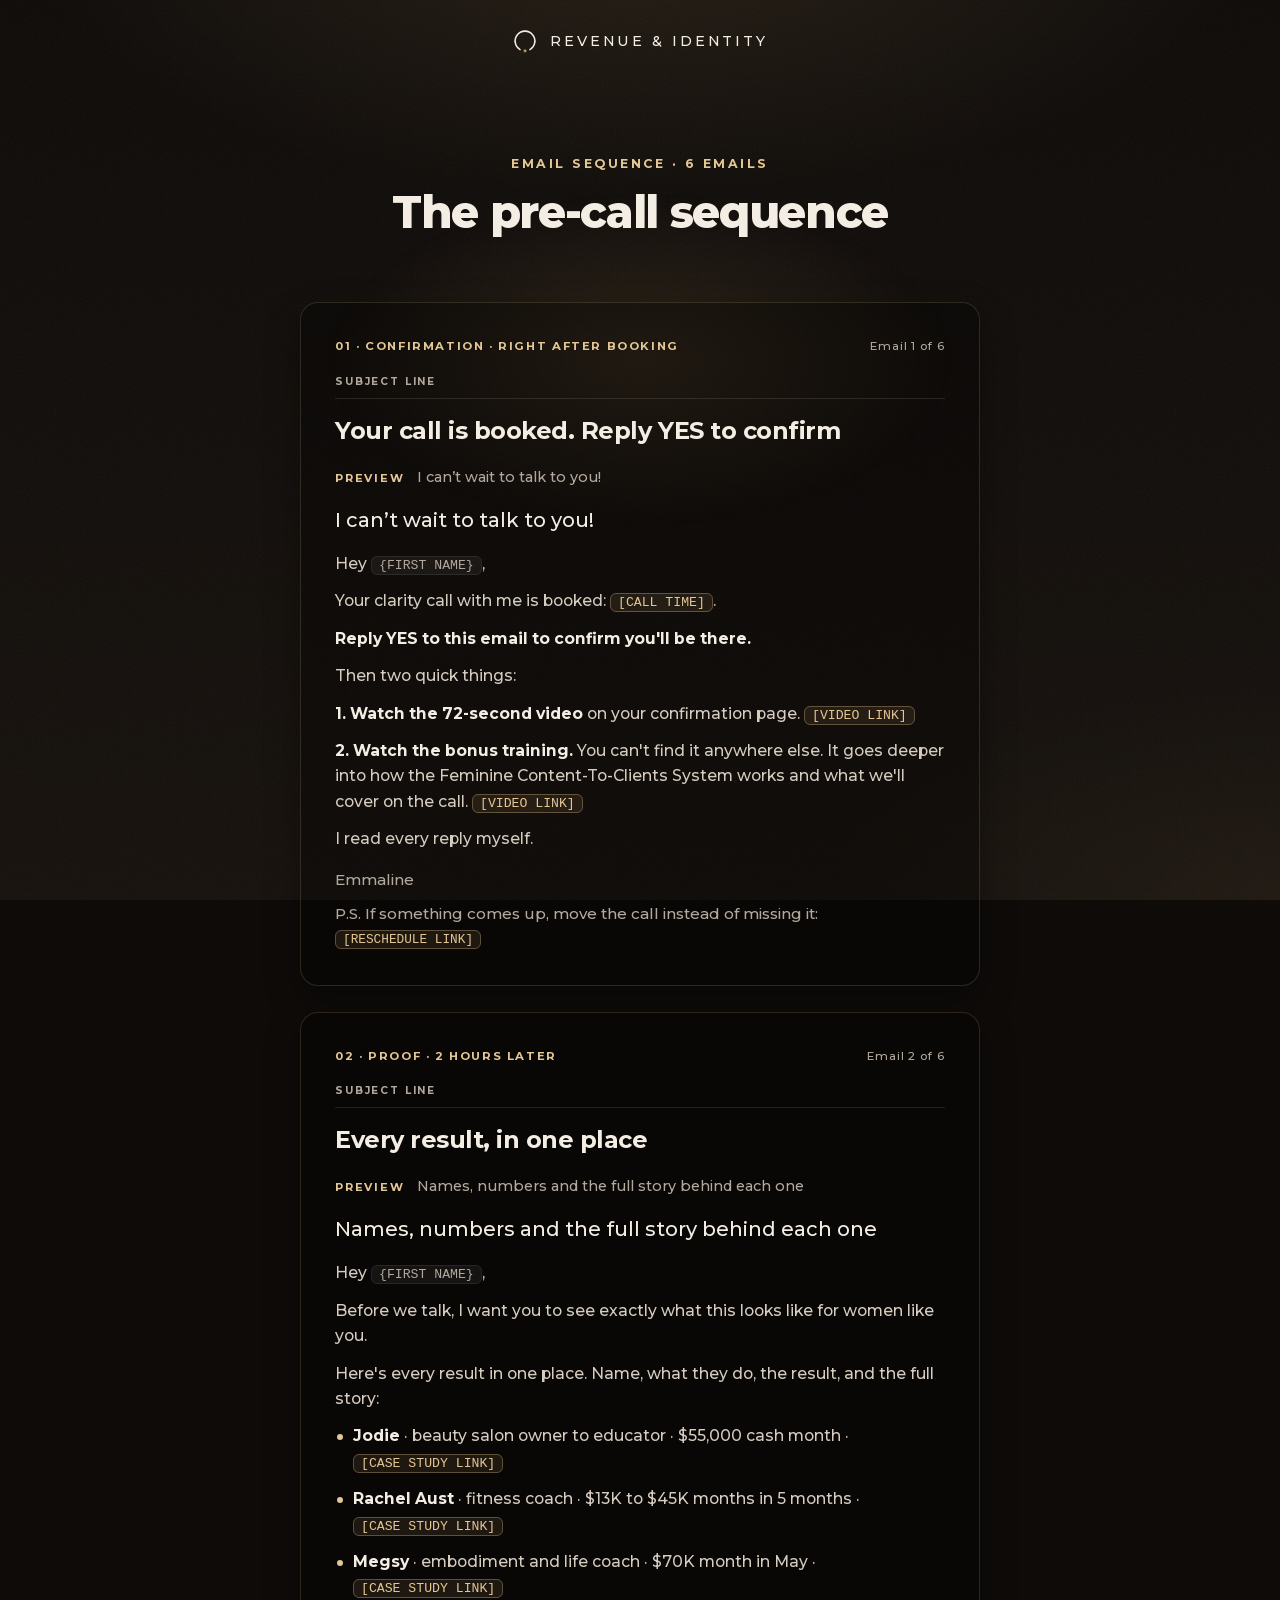
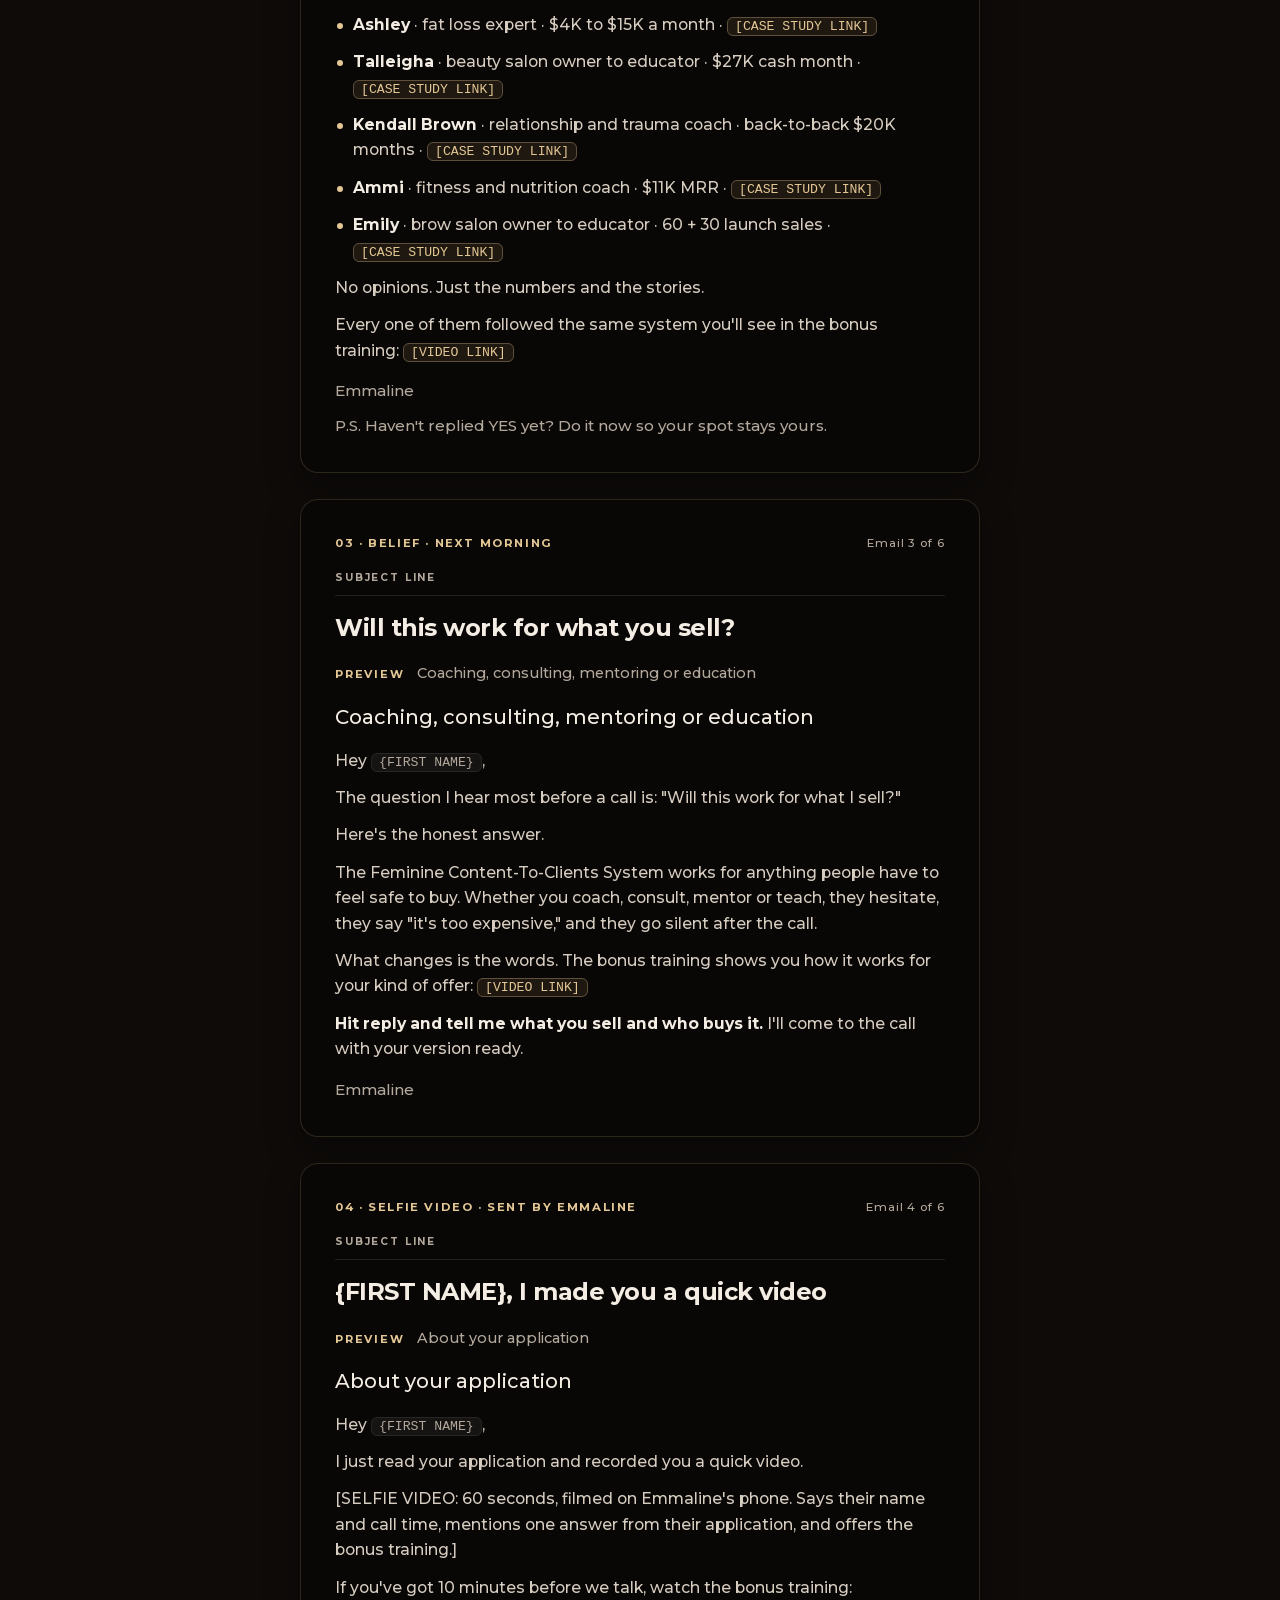
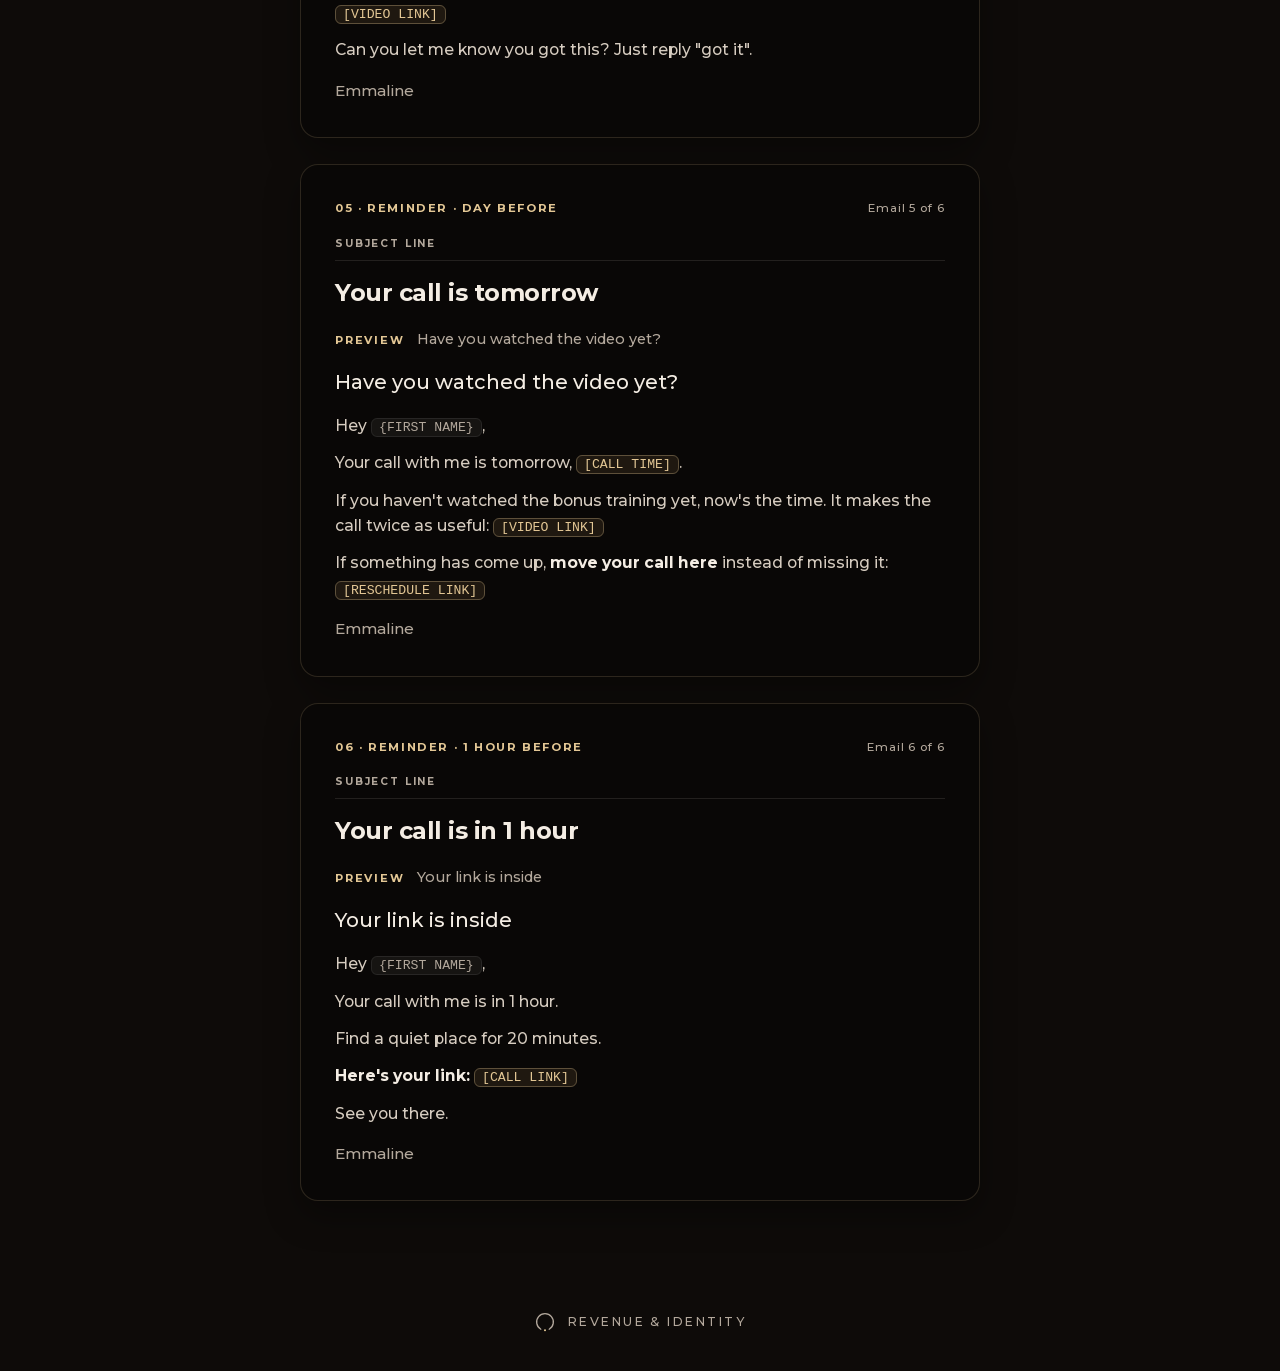
<file: pre-call/index.html>
<!doctype html>
<html lang="en">
<head>
  <meta charset="utf-8" />
  <meta name="viewport" content="width=device-width, initial-scale=1" />
  <title>Pre-call · Revenue &amp; Identity</title>
  <meta name="robots" content="noindex" />
  <script>document.documentElement.className += " js";</script>
  <link rel="icon" href="../assets/img/favicon.png" type="image/png" />
  <link rel="stylesheet" href="../assets/vendor/lenis.css" />
  <link rel="stylesheet" href="../vsl/vsl.css" />
  <link rel="stylesheet" href="../opted-in/opted-in.css" />
  <link rel="stylesheet" href="../assets/brand.css" />
<script data-topfix>try{if("scrollRestoration" in history)history.scrollRestoration="manual"}catch(e){}addEventListener("load",function(){if(!location.hash){scrollTo(0,0);setTimeout(function(){scrollTo(0,0)},50)}});</script>
</head>
<body>
  <header class="brandbar">
    <div class="brand">
      <svg class="seal seal--animate" viewBox="0 0 100 100" role="img" aria-label="Revenue &amp; Identity"><path class="seal__arc" d="M31 82.9 A38 38 0 1 1 69 82.9" /><circle class="seal__dot" cx="50" cy="88" r="4.6" /></svg>
      <span class="brand__word">Revenue &amp; Identity</span>
    </div>
  </header>
  <main class="page">
    <section class="seq">
      <div class="seq__glow" aria-hidden="true"></div>
      <div class="container">
        <header class="seq__intro">
          <p class="seq__eyebrow reveal">Email sequence · 6 emails</p>
          <h1 class="seq__title reveal" style="--i:1">The pre-call sequence</h1>
        </header>
        <div class="seq__list">
          <article class="email reveal">
            <div class="email__head"><span class="email__tag">01 · Confirmation · right after booking</span><span class="email__count">Email 1 of 6</span></div>
            <span class="email__sl-label">Subject line</span>
            <h2 class="email__subject">Your call is booked. Reply YES to confirm</h2>
            <p class="email__pv"><b>Preview</b> I can’t wait to talk to you!</p>
            <div class="email__body"><p class="email__h1">I can’t wait to talk to you!</p><p>Hey <span class="tok-merge">{FIRST NAME}</span>,</p><p>Your clarity call with me is booked: <span class="tok-link">[CALL TIME]</span>.</p><p><b>Reply YES to this email to confirm you'll be there.</b></p><p>Then two quick things:</p><p><b>1. Watch the 72-second video</b> on your confirmation page. <span class="tok-link">[VIDEO LINK]</span></p><p><b>2. Watch the bonus training.</b> You can't find it anywhere else. It goes deeper into how the Feminine Content-To-Clients System works and what we'll cover on the call. <span class="tok-link">[VIDEO LINK]</span></p><p>I read every reply myself.</p></div>
            <p class="email__sign">Emmaline</p>
            <p class="ps">P.S. If something comes up, move the call instead of missing it: <span class="tok-link">[RESCHEDULE LINK]</span></p>
          </article>
          <article class="email reveal">
            <div class="email__head"><span class="email__tag">02 · Proof · 2 hours later</span><span class="email__count">Email 2 of 6</span></div>
            <span class="email__sl-label">Subject line</span>
            <h2 class="email__subject">Every result, in one place</h2>
            <p class="email__pv"><b>Preview</b> Names, numbers and the full story behind each one</p>
            <div class="email__body"><p class="email__h1">Names, numbers and the full story behind each one</p><p>Hey <span class="tok-merge">{FIRST NAME}</span>,</p><p>Before we talk, I want you to see exactly what this looks like for women like you.</p><p>Here's every result in one place. Name, what they do, the result, and the full story:</p><p class="li"><b>Jodie</b> · beauty salon owner to educator · $55,000 cash month · <span class="tok-link">[CASE STUDY LINK]</span></p><p class="li"><b>Rachel Aust</b> · fitness coach · $13K to $45K months in 5 months · <span class="tok-link">[CASE STUDY LINK]</span></p><p class="li"><b>Megsy</b> · embodiment and life coach · $70K month in May · <span class="tok-link">[CASE STUDY LINK]</span></p><p class="li"><b>Ashley</b> · fat loss expert · $4K to $15K a month · <span class="tok-link">[CASE STUDY LINK]</span></p><p class="li"><b>Talleigha</b> · beauty salon owner to educator · $27K cash month · <span class="tok-link">[CASE STUDY LINK]</span></p><p class="li"><b>Kendall Brown</b> · relationship and trauma coach · back-to-back $20K months · <span class="tok-link">[CASE STUDY LINK]</span></p><p class="li"><b>Ammi</b> · fitness and nutrition coach · $11K MRR · <span class="tok-link">[CASE STUDY LINK]</span></p><p class="li"><b>Emily</b> · brow salon owner to educator · 60 + 30 launch sales · <span class="tok-link">[CASE STUDY LINK]</span></p><p>No opinions. Just the numbers and the stories.</p><p>Every one of them followed the same system you'll see in the bonus training: <span class="tok-link">[VIDEO LINK]</span></p></div>
            <p class="email__sign">Emmaline</p>
            <p class="ps">P.S. Haven't replied YES yet? Do it now so your spot stays yours.</p>
          </article>
          <article class="email reveal">
            <div class="email__head"><span class="email__tag">03 · Belief · next morning</span><span class="email__count">Email 3 of 6</span></div>
            <span class="email__sl-label">Subject line</span>
            <h2 class="email__subject">Will this work for what you sell?</h2>
            <p class="email__pv"><b>Preview</b> Coaching, consulting, mentoring or education</p>
            <div class="email__body"><p class="email__h1">Coaching, consulting, mentoring or education</p><p>Hey <span class="tok-merge">{FIRST NAME}</span>,</p><p>The question I hear most before a call is: "Will this work for what I sell?"</p><p>Here's the honest answer.</p><p>The Feminine Content-To-Clients System works for anything people have to feel safe to buy. Whether you coach, consult, mentor or teach, they hesitate, they say "it's too expensive," and they go silent after the call.</p><p>What changes is the words. The bonus training shows you how it works for your kind of offer: <span class="tok-link">[VIDEO LINK]</span></p><p><b>Hit reply and tell me what you sell and who buys it.</b> I'll come to the call with your version ready.</p></div>
            <p class="email__sign">Emmaline</p>
            
          </article>
          <article class="email reveal">
            <div class="email__head"><span class="email__tag">04 · Selfie video · sent by Emmaline</span><span class="email__count">Email 4 of 6</span></div>
            <span class="email__sl-label">Subject line</span>
            <h2 class="email__subject">{FIRST NAME}, I made you a quick video</h2>
            <p class="email__pv"><b>Preview</b> About your application</p>
            <div class="email__body"><p class="email__h1">About your application</p><p>Hey <span class="tok-merge">{FIRST NAME}</span>,</p><p>I just read your application and recorded you a quick video.</p><p>[SELFIE VIDEO: 60 seconds, filmed on Emmaline's phone. Says their name and call time, mentions one answer from their application, and offers the bonus training.]</p><p>If you've got 10 minutes before we talk, watch the bonus training: <span class="tok-link">[VIDEO LINK]</span></p><p>Can you let me know you got this? Just reply "got it".</p></div>
            <p class="email__sign">Emmaline</p>
            
          </article>
          <article class="email reveal">
            <div class="email__head"><span class="email__tag">05 · Reminder · day before</span><span class="email__count">Email 5 of 6</span></div>
            <span class="email__sl-label">Subject line</span>
            <h2 class="email__subject">Your call is tomorrow</h2>
            <p class="email__pv"><b>Preview</b> Have you watched the video yet?</p>
            <div class="email__body"><p class="email__h1">Have you watched the video yet?</p><p>Hey <span class="tok-merge">{FIRST NAME}</span>,</p><p>Your call with me is tomorrow, <span class="tok-link">[CALL TIME]</span>.</p><p>If you haven't watched the bonus training yet, now's the time. It makes the call twice as useful: <span class="tok-link">[VIDEO LINK]</span></p><p>If something has come up, <b>move your call here</b> instead of missing it: <span class="tok-link">[RESCHEDULE LINK]</span></p></div>
            <p class="email__sign">Emmaline</p>
            
          </article>
          <article class="email reveal">
            <div class="email__head"><span class="email__tag">06 · Reminder · 1 hour before</span><span class="email__count">Email 6 of 6</span></div>
            <span class="email__sl-label">Subject line</span>
            <h2 class="email__subject">Your call is in 1 hour</h2>
            <p class="email__pv"><b>Preview</b> Your link is inside</p>
            <div class="email__body"><p class="email__h1">Your link is inside</p><p>Hey <span class="tok-merge">{FIRST NAME}</span>,</p><p>Your call with me is in 1 hour.</p><p>Find a quiet place for 20 minutes.</p><p><b>Here's your link:</b> <span class="tok-link">[CALL LINK]</span></p><p>See you there.</p></div>
            <p class="email__sign">Emmaline</p>
            
          </article>
        </div>
      </div>
    </section>
  </main>
  <footer class="brandfoot">
    <div class="brand">
      <svg class="seal" viewBox="0 0 100 100" aria-hidden="true"><path class="seal__arc" d="M31 82.9 A38 38 0 1 1 69 82.9" /><circle class="seal__dot" cx="50" cy="88" r="4.6" /></svg>
      <span class="brand__word">Revenue &amp; Identity</span>
    </div>
  </footer>
  <script src="../assets/vendor/lenis.min.js"></script>
  <script src="../vsl/vsl.js"></script>
</body>
</html>
</file>
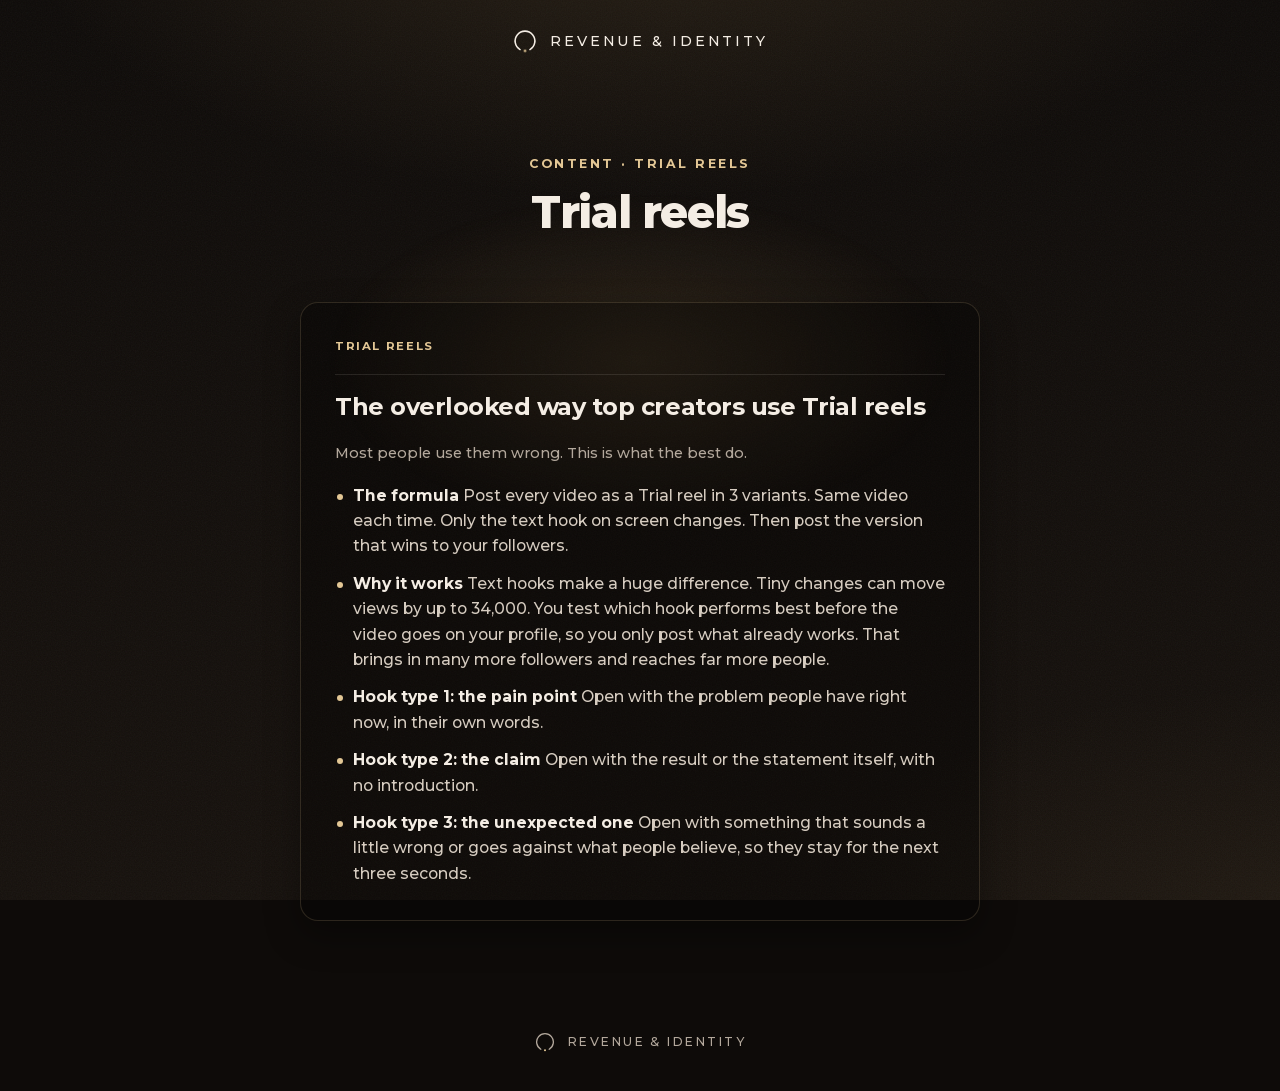
<file: reels-formula/index.html>
<!doctype html>
<html lang="en">
<head>
  <meta charset="utf-8" />
  <meta name="viewport" content="width=device-width, initial-scale=1" />
  <title>Trial reels · Revenue &amp; Identity</title>
  <meta name="robots" content="noindex" />
  <script>document.documentElement.className += " js";</script>
  <link rel="icon" href="../assets/img/favicon.png" type="image/png" />
  <link rel="stylesheet" href="../assets/vendor/lenis.css" />
  <link rel="stylesheet" href="../vsl/vsl.css" />
  <link rel="stylesheet" href="../opted-in/opted-in.css" />
  <link rel="stylesheet" href="../assets/brand.css" />
<script data-topfix>try{if("scrollRestoration" in history)history.scrollRestoration="manual"}catch(e){}addEventListener("load",function(){if(!location.hash){scrollTo(0,0);setTimeout(function(){scrollTo(0,0)},50)}});</script>
</head>
<body>
  <header class="brandbar">
    <div class="brand">
      <svg class="seal seal--animate" viewBox="0 0 100 100" role="img" aria-label="Revenue &amp; Identity"><path class="seal__arc" d="M31 82.9 A38 38 0 1 1 69 82.9" /><circle class="seal__dot" cx="50" cy="88" r="4.6" /></svg>
      <span class="brand__word">Revenue &amp; Identity</span>
    </div>
  </header>
  <main class="page"><section class="seq"><div class="seq__glow" aria-hidden="true"></div><div class="container"><header class="seq__intro"><p class="seq__eyebrow reveal">Content · trial reels</p><h1 class="seq__title reveal" style="--i:1">Trial reels</h1></header><div class="seq__list"><article class="email reveal"><div class="email__head"><span class="email__tag">Trial reels</span></div><h2 class="email__subject">The overlooked way top creators use Trial reels</h2><p class="email__pv">Most people use them wrong. This is what the best do.</p><div class="email__body"><p class="li"><b>The formula</b> Post every video as a Trial reel in 3 variants. Same video each time. Only the text hook on screen changes. Then post the version that wins to your followers.</p><p class="li"><b>Why it works</b> Text hooks make a huge difference. Tiny changes can move views by up to 34,000. You test which hook performs best before the video goes on your profile, so you only post what already works. That brings in many more followers and reaches far more people.</p><p class="li"><b>Hook type 1: the pain point</b> Open with the problem people have right now, in their own words.</p><p class="li"><b>Hook type 2: the claim</b> Open with the result or the statement itself, with no introduction.</p><p class="li"><b>Hook type 3: the unexpected one</b> Open with something that sounds a little wrong or goes against what people believe, so they stay for the next three seconds.</p></div></article></div></div></section></main>
  <footer class="brandfoot">
    <div class="brand">
      <svg class="seal" viewBox="0 0 100 100" aria-hidden="true"><path class="seal__arc" d="M31 82.9 A38 38 0 1 1 69 82.9" /><circle class="seal__dot" cx="50" cy="88" r="4.6" /></svg>
      <span class="brand__word">Revenue &amp; Identity</span>
    </div>
  </footer>
  <script src="../assets/vendor/lenis.min.js"></script>
  <script src="../vsl/vsl.js"></script>
</body>
</html>
</file>
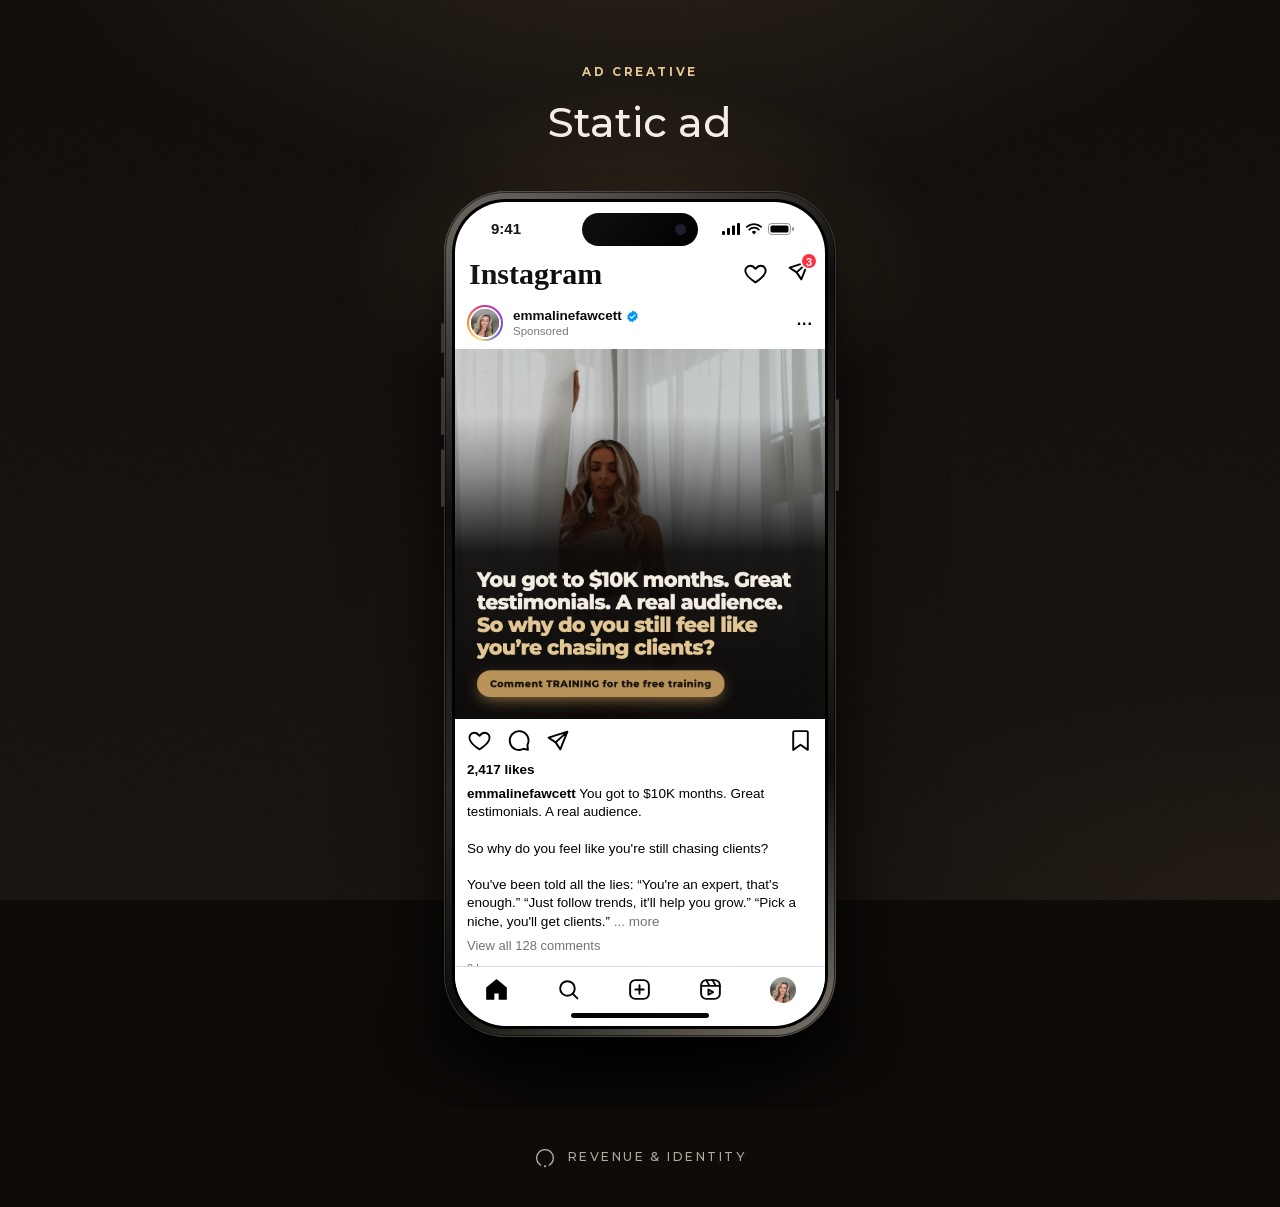
<file: static-ad/index.html>
<!doctype html>
<html lang="en">
<head>
  <meta charset="utf-8" />
  <meta name="viewport" content="width=device-width, initial-scale=1" />
  <title>Static ad · Revenue &amp; Identity</title>
  <meta name="robots" content="noindex" />
  <script>document.documentElement.className += " js";</script>
  <link rel="icon" href="../assets/img/favicon.png" type="image/png" />
  <link rel="stylesheet" href="../vsl/vsl.css" />
  <link rel="stylesheet" href="../assets/brand.css" />
  <link rel="stylesheet" href="../assets/phone.css" />
<script data-topfix>try{if("scrollRestoration" in history)history.scrollRestoration="manual"}catch(e){}addEventListener("load",function(){if(!location.hash){scrollTo(0,0);setTimeout(function(){scrollTo(0,0)},50)}});</script>
</head>
<body>
  <main class="page">
    <section class="sa">
      <div class="sa__glow" aria-hidden="true"></div>
      <div class="sa__intro">
        <p class="eyebrow reveal">Ad creative</p>
        <h1 class="sa__title reveal" style="--i:1">Static ad</h1>
      </div>
      <div class="stage">
        <div class="phone-wrap reveal rv" id="pw">
          <div class="iphone">
            <span class="btn-side l" style="top:132px;height:30px"></span><span class="btn-side l" style="top:186px;height:58px"></span><span class="btn-side l" style="top:258px;height:58px"></span><span class="btn-side r" style="top:208px;height:92px"></span>
            <div class="screen">
              <div class="status"><span>9:41</span><span class="island"></span><span class="ic"><svg viewBox="0 0 18 12"><rect x="0" y="8" width="3" height="4" rx="1" fill="#000"/><rect x="5" y="5" width="3" height="7" rx="1" fill="#000"/><rect x="10" y="2.5" width="3" height="9.5" rx="1" fill="#000"/><rect x="15" y="0" width="3" height="12" rx="1" fill="#000"/></svg><svg viewBox="0 0 16 12"><path d="M8 11.5l2.2-2.6a3.2 3.2 0 0 0-4.4 0z" fill="#000"/><path d="M3.2 6.6a6.8 6.8 0 0 1 9.6 0" stroke="#000" stroke-width="1.8" fill="none" stroke-linecap="round"/><path d="M.8 3.9a10.5 10.5 0 0 1 14.4 0" stroke="#000" stroke-width="1.8" fill="none" stroke-linecap="round"/></svg><svg viewBox="0 0 27 12"><rect x=".5" y=".5" width="22" height="11" rx="3.2" fill="none" stroke="#000" opacity=".4"/><rect x="2.5" y="2.5" width="18" height="7" rx="1.6" fill="#000"/><rect x="24" y="4" width="2" height="4" rx="1" fill="#000" opacity=".4"/></svg></span></div>
              <div class="ig-top"><span class="ig-logo">Instagram</span><span class="ic"><svg viewBox="0 0 24 24"><path d="M12 20.5s-7.5-4.6-9.3-9.2C1.4 8 3.4 4.5 7 4.5c2.1 0 3.6 1.2 5 3 1.4-1.8 2.9-3 5-3 3.6 0 5.6 3.5 4.3 6.8-1.8 4.6-9.3 9.2-9.3 9.2z"/></svg><span style="position:relative"><svg viewBox="0 0 24 24"><path d="M21.5 3.5L10.2 13.8M21.5 3.5l-6.8 17-4.5-6.7-6.7-4.5z"/></svg><span class="ig-badge">3</span></span></span></div>
              <div class="feed">
                <div class="post-head"><span class="avatar-ring"><img src="../assets/img/pfp.jpg" alt="" /></span><span class="who"><b>emmalinefawcett <svg class="verified" viewBox="0 0 24 24"><path fill="#0095F6" d="M12 1l2.6 2.2 3.4-.4.9 3.3 3 1.7-1.4 3.2 1.4 3.2-3 1.7-.9 3.3-3.4-.4L12 23l-2.6-2.2-3.4.4-.9-3.3-3-1.7L3.5 13 2.1 9.8l3-1.7.9-3.3 3.4.4z"/><path d="M7.5 12.2l3 3 6-6" stroke="#fff" stroke-width="2" fill="none" stroke-linecap="round" stroke-linejoin="round"/></svg></b><small>Sponsored</small></span><span class="dots3">&middot;&middot;&middot;</span></div>
                <a class="post-media" href="../vsl/" target="_blank" rel="noopener"><img src="../assets/img/ads/static-ad.jpg" alt="Static ad: free training" /></a>
                <div class="actions"><svg viewBox="0 0 24 24"><path d="M12 20.5s-7.5-4.6-9.3-9.2C1.4 8 3.4 4.5 7 4.5c2.1 0 3.6 1.2 5 3 1.4-1.8 2.9-3 5-3 3.6 0 5.6 3.5 4.3 6.8-1.8 4.6-9.3 9.2-9.3 9.2z"/></svg><svg viewBox="0 0 24 24"><path d="M20.6 16.2A9 9 0 1 0 17 19.9L21 21z"/></svg><svg viewBox="0 0 24 24"><path d="M21.5 3.5L10.2 13.8M21.5 3.5l-6.8 17-4.5-6.7-6.7-4.5z"/></svg><span class="spacer"></span><svg viewBox="0 0 24 24"><path d="M19 21l-7-5-7 5V4a1 1 0 0 1 1-1h12a1 1 0 0 1 1 1z"/></svg></div>
                <p class="likes">2,417 likes</p>
                <p class="caption"><b>emmalinefawcett</b> You got to $10K months. Great testimonials. A real audience.<br><br>So why do you feel like you&#39;re still chasing clients?<br><br>You&#39;ve been told all the lies: &ldquo;You&#39;re an expert, that&#39;s enough.&rdquo; &ldquo;Just follow trends, it&#39;ll help you grow.&rdquo; &ldquo;Pick a niche, you&#39;ll get clients.&rdquo; <span class="more">... more</span></p>
                <p class="comments">View all 128 comments</p>
                <p class="stamp">2 hours ago</p>
              </div>
              <div class="tabbar"><svg viewBox="0 0 24 24"><path d="M3 10.5L12 3l9 7.5V21h-6v-6H9v6H3z" fill="#000"/></svg><svg viewBox="0 0 24 24"><circle cx="11" cy="11" r="7"/><path d="M20.5 20.5l-4.5-4.5"/></svg><svg viewBox="0 0 24 24"><rect x="3" y="3" width="18" height="18" rx="5"/><path d="M12 8v8M8 12h8"/></svg><svg viewBox="0 0 24 24"><rect x="3" y="3" width="18" height="18" rx="5"/><path d="M3 8.5h18M8 3l3 5.5M14 3l3 5.5M10 12v5l4.5-2.5z"/></svg><img class="me" src="../assets/img/pfp.jpg" alt="" /></div>
              <div class="homebar"></div>
            </div>
          </div>
          
        </div>
      </div>
      
    </section>
  </main>
  <footer class="brandfoot">
    <div class="brand">
      <svg class="seal" viewBox="0 0 100 100" aria-hidden="true"><path class="seal__arc" d="M31 82.9 A38 38 0 1 1 69 82.9" /><circle class="seal__dot" cx="50" cy="88" r="4.6" /></svg>
      <span class="brand__word">Revenue &amp; Identity</span>
    </div>
  </footer>
  <script src="../vsl/vsl.js"></script>
  
</body>
</html>
</file>
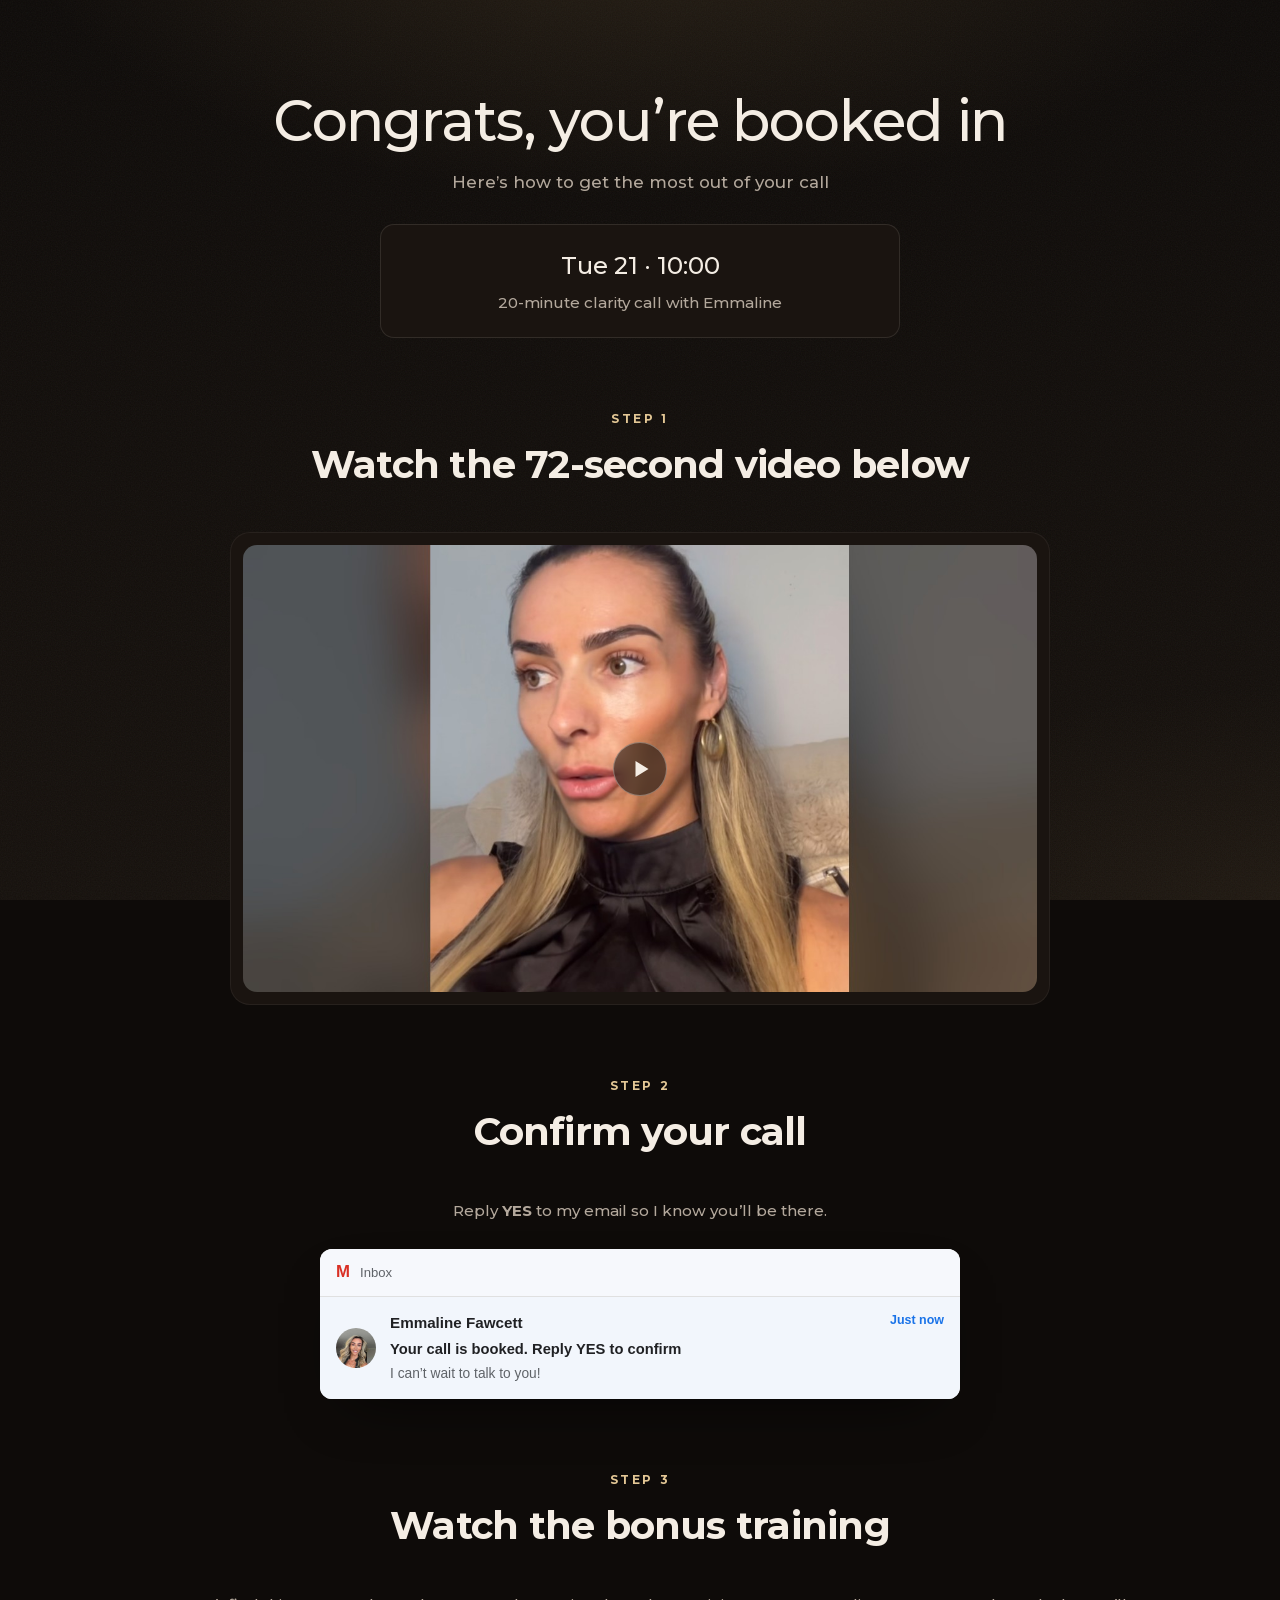
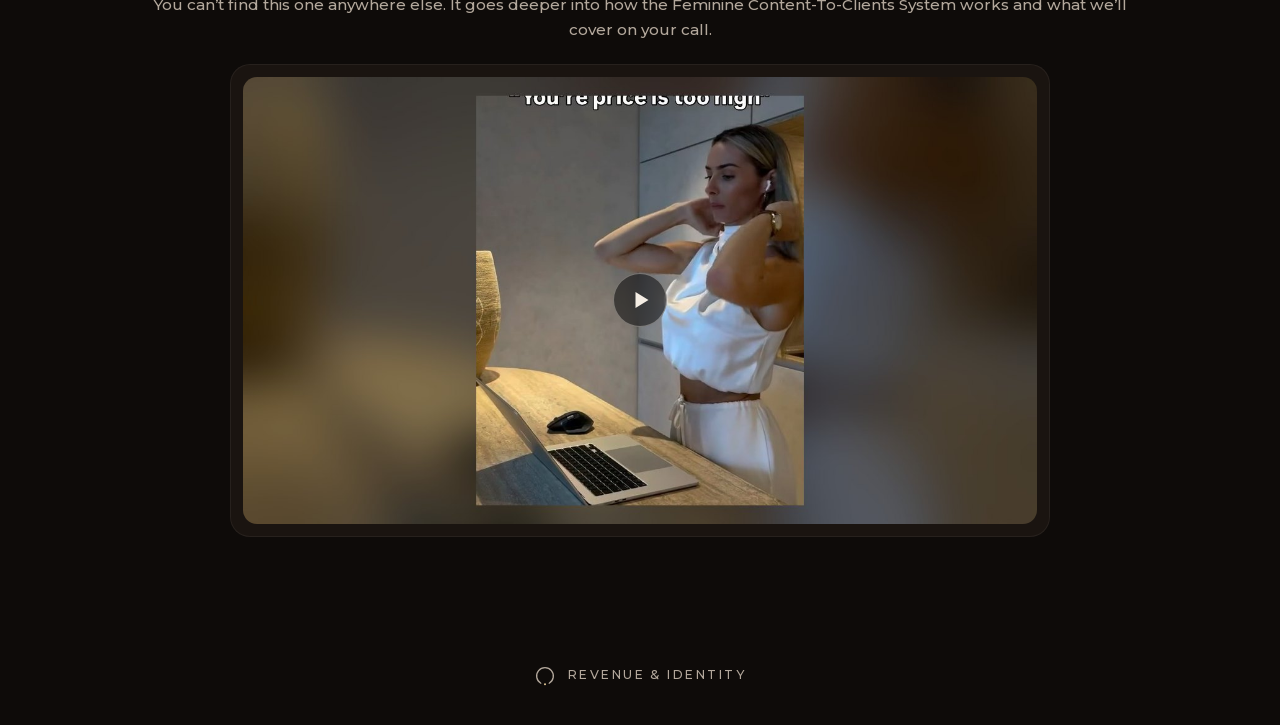
<file: thank-you/index.html>
<!doctype html>
<html lang="en">
<head>
  <meta charset="utf-8" />
  <meta name="viewport" content="width=device-width, initial-scale=1" />
  <title>You're booked in · Revenue &amp; Identity</title>
  <meta name="robots" content="noindex" />
  <script>document.documentElement.className += " js";</script>
  <link rel="icon" href="../assets/img/favicon.png" type="image/png" />
  <link rel="apple-touch-icon" href="../assets/img/apple-touch-icon.png" />
  <link rel="stylesheet" href="../assets/vendor/lenis.css" />
  <link rel="stylesheet" href="../vsl/vsl.css" />
  <link rel="stylesheet" href="../assets/brand.css" />
  <link rel="stylesheet" href="ty.css" />
<script data-topfix>try{if("scrollRestoration" in history)history.scrollRestoration="manual"}catch(e){}addEventListener("load",function(){if(!location.hash){scrollTo(0,0);setTimeout(function(){scrollTo(0,0)},50)}});</script>
</head>
<body>
  <main class="page">
    <section class="hero" style="padding-bottom:0">
      <h1 class="hero__title">Congrats, you&rsquo;re booked in</h1>
      <p class="ty-sub">Here&rsquo;s how to get the most out of your call</p>
      <div class="ty-slot"><b>Tue 21 &middot; 10:00</b><span>20-minute clarity call with Emmaline</span></div>
    </section>

    <div class="container">
      <!-- Step 1 · 72-second video -->
      <section class="ty-step">
        <p class="ty-step__label reveal">Step 1</p>
        <h2 class="ty-step__title reveal" style="--i:1">Watch the 72-second video below</h2>
        
        <figure class="ccard ccard--hero reveal reveal--pop" style="--i:2">
          <span class="ccard__thumb"><img src="../assets/img/thankyou/welcome.jpg" alt="Welcome video from Emmaline" /><span class="ccard__play" aria-hidden="true"></span></span>
        </figure>
      </section>

      <!-- Step 2 · confirm -->
      <section class="ty-step">
        <p class="ty-step__label reveal">Step 2</p>
        <h2 class="ty-step__title reveal" style="--i:1">Confirm your call</h2>
        <p class="ty-note reveal">Reply <b>YES</b> to my email so I know you&rsquo;ll be there.</p>
        <div class="ty-mail reveal" style="--i:2" aria-label="Example of the confirmation email">
          <div class="ty-mail__bar"><b>M</b> Inbox</div>
          <div class="ty-mail__row"><img src="../assets/img/pfp.jpg" alt="" /><div class="ty-mail__txt"><div class="ty-mail__from">Emmaline Fawcett<span>Just now</span></div><div class="ty-mail__sub">Your call is booked. Reply YES to confirm</div><div class="ty-mail__pv">I can&rsquo;t wait to talk to you!</div></div></div>
      </section>

      <!-- Step 3 · bonus training -->
      <section class="ty-step" style="padding-bottom:clamp(64px,10vh,110px)">
        <p class="ty-step__label reveal">Step 3</p>
        <h2 class="ty-step__title reveal" style="--i:1">Watch the bonus training</h2>
        <p class="ty-note reveal" style="margin-bottom:22px">You can&rsquo;t find this one anywhere else. It goes deeper into how the Feminine Content-To-Clients System works and what we&rsquo;ll cover on your call.</p>
        
        <figure class="ccard ccard--hero reveal reveal--pop" style="--i:2">
          <span class="ccard__thumb"><img src="../assets/img/thankyou/q1.jpg" alt="Bonus training from Emmaline" /><span class="ccard__play" aria-hidden="true"></span></span>
        </figure>
      </section>
    </div>
  </main>

  <footer class="brandfoot">
    <div class="brand">
      <svg class="seal" viewBox="0 0 100 100" aria-hidden="true"><path class="seal__arc" d="M31 82.9 A38 38 0 1 1 69 82.9" /><circle class="seal__dot" cx="50" cy="88" r="4.6" /></svg>
      <span class="brand__word">Revenue &amp; Identity</span>
    </div>
  </footer>

  <script src="../assets/vendor/lenis.min.js"></script>
  <script src="../vsl/vsl.js"></script>
</body>
</html>
</file>
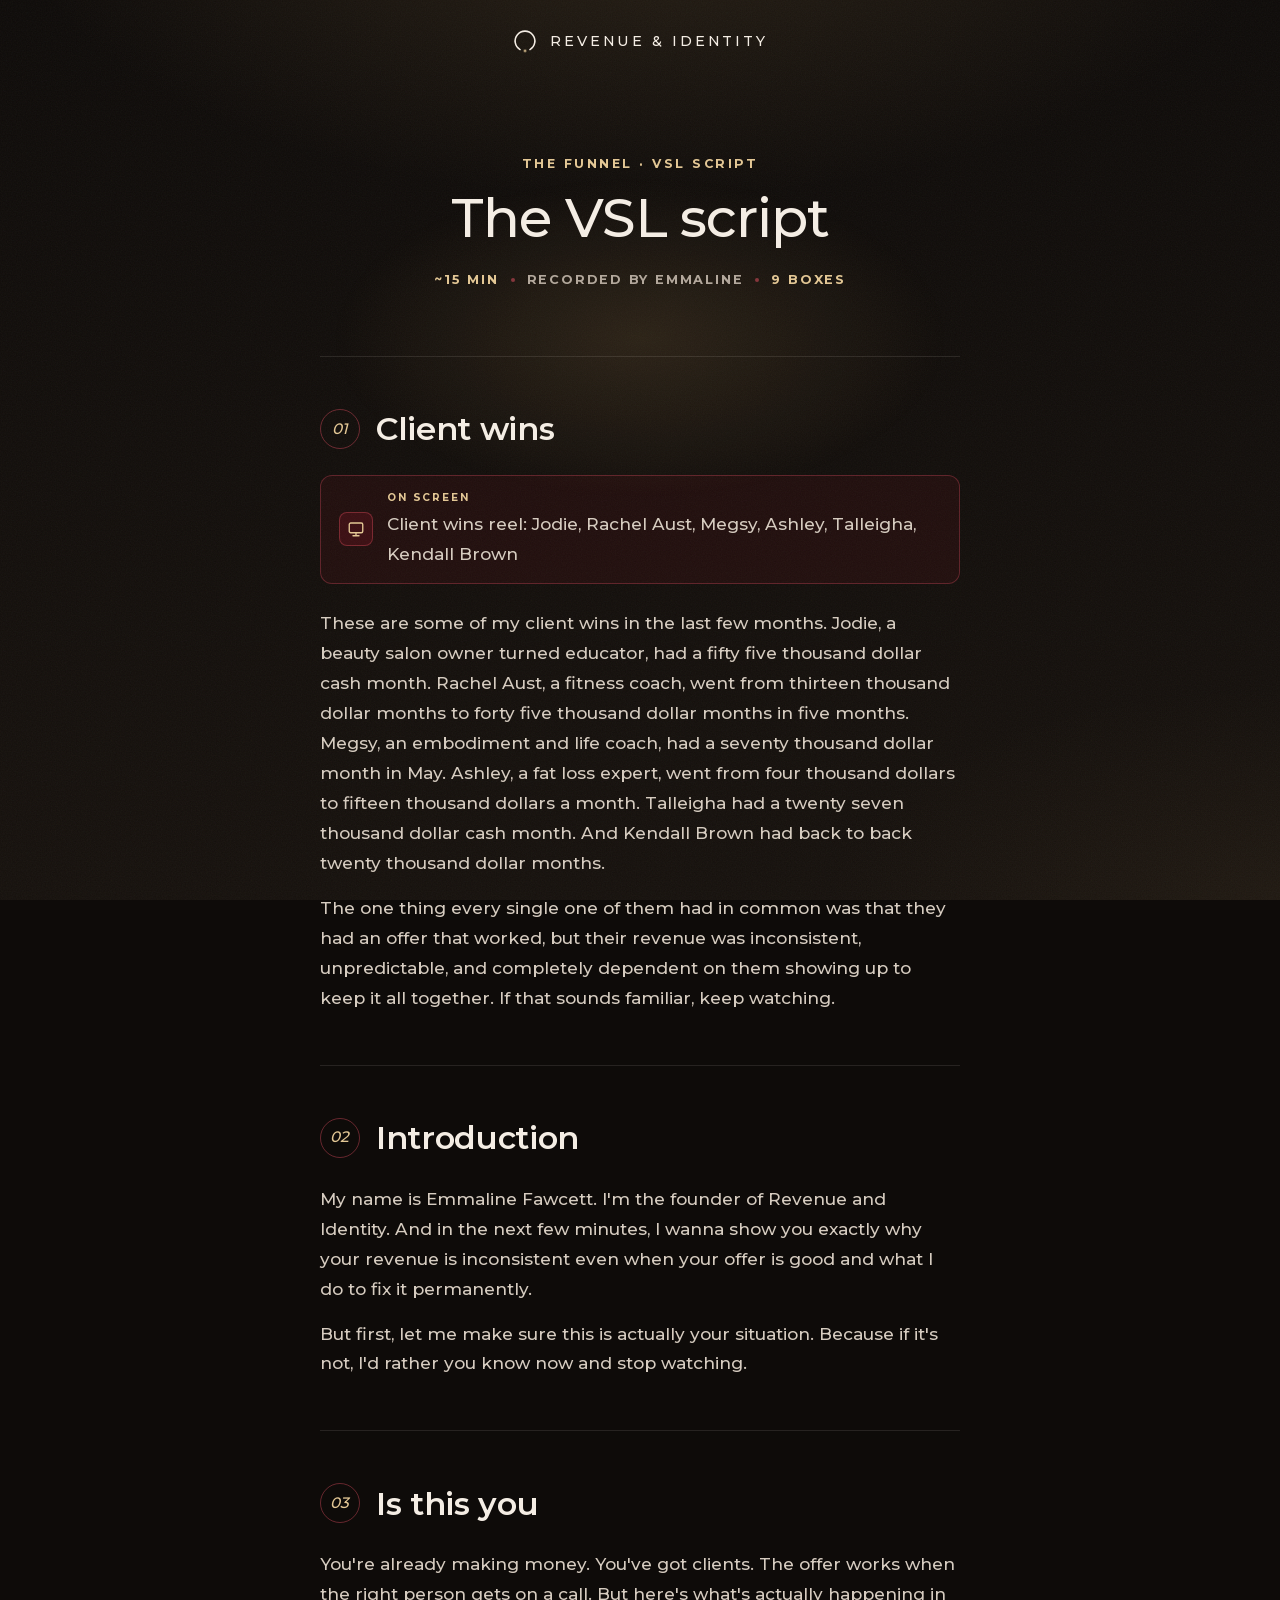
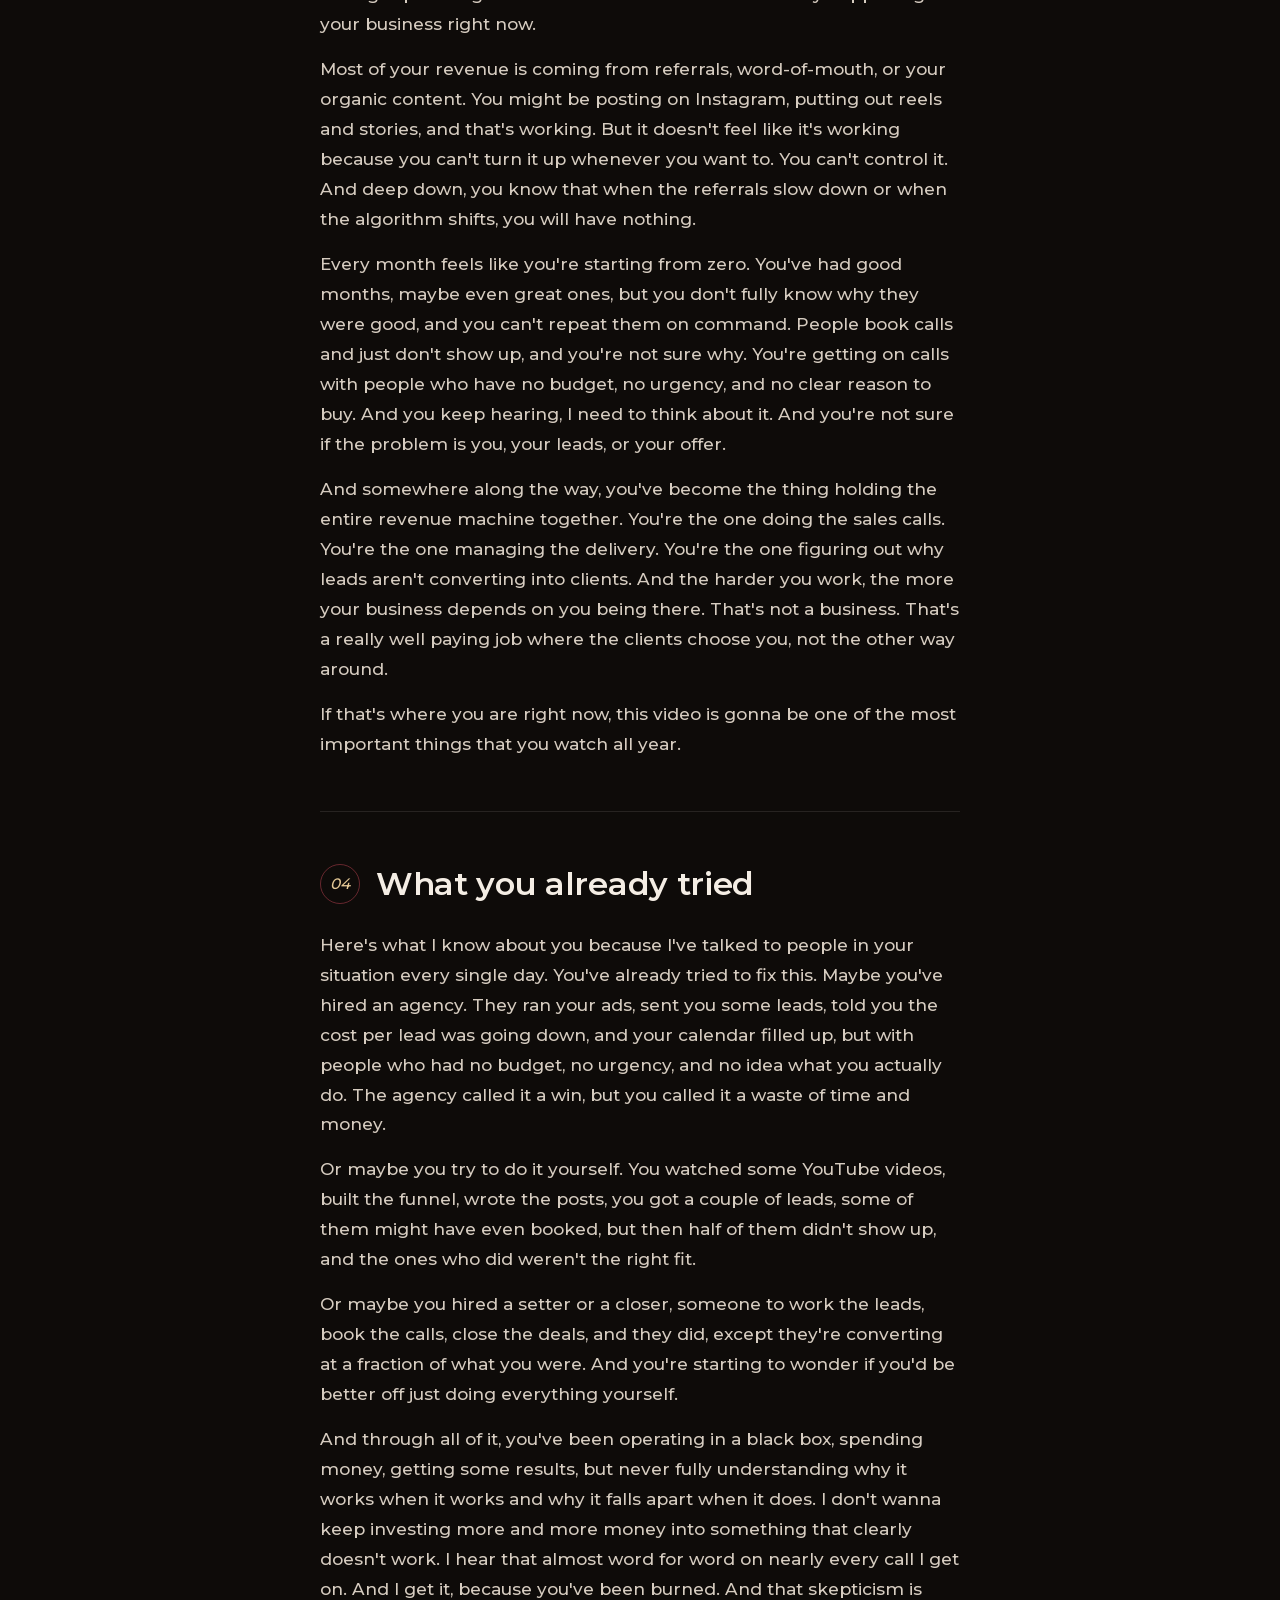
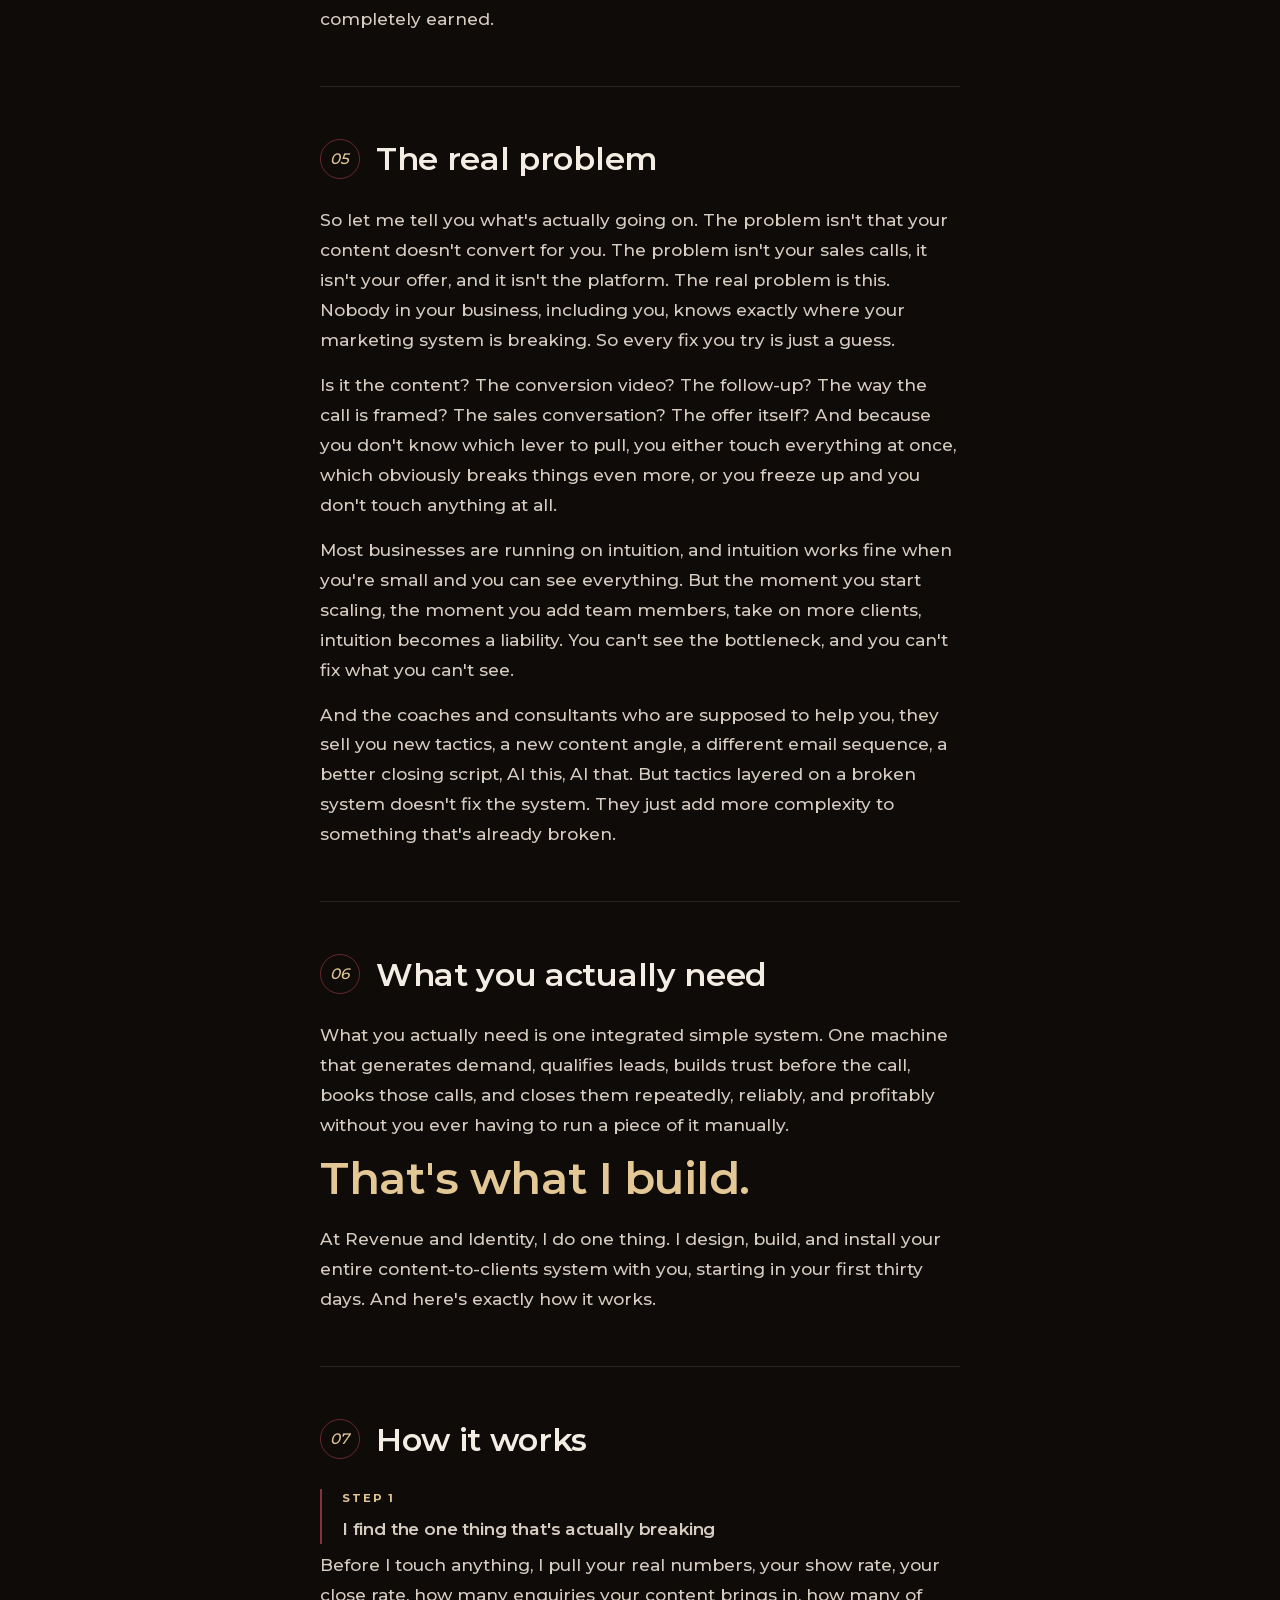
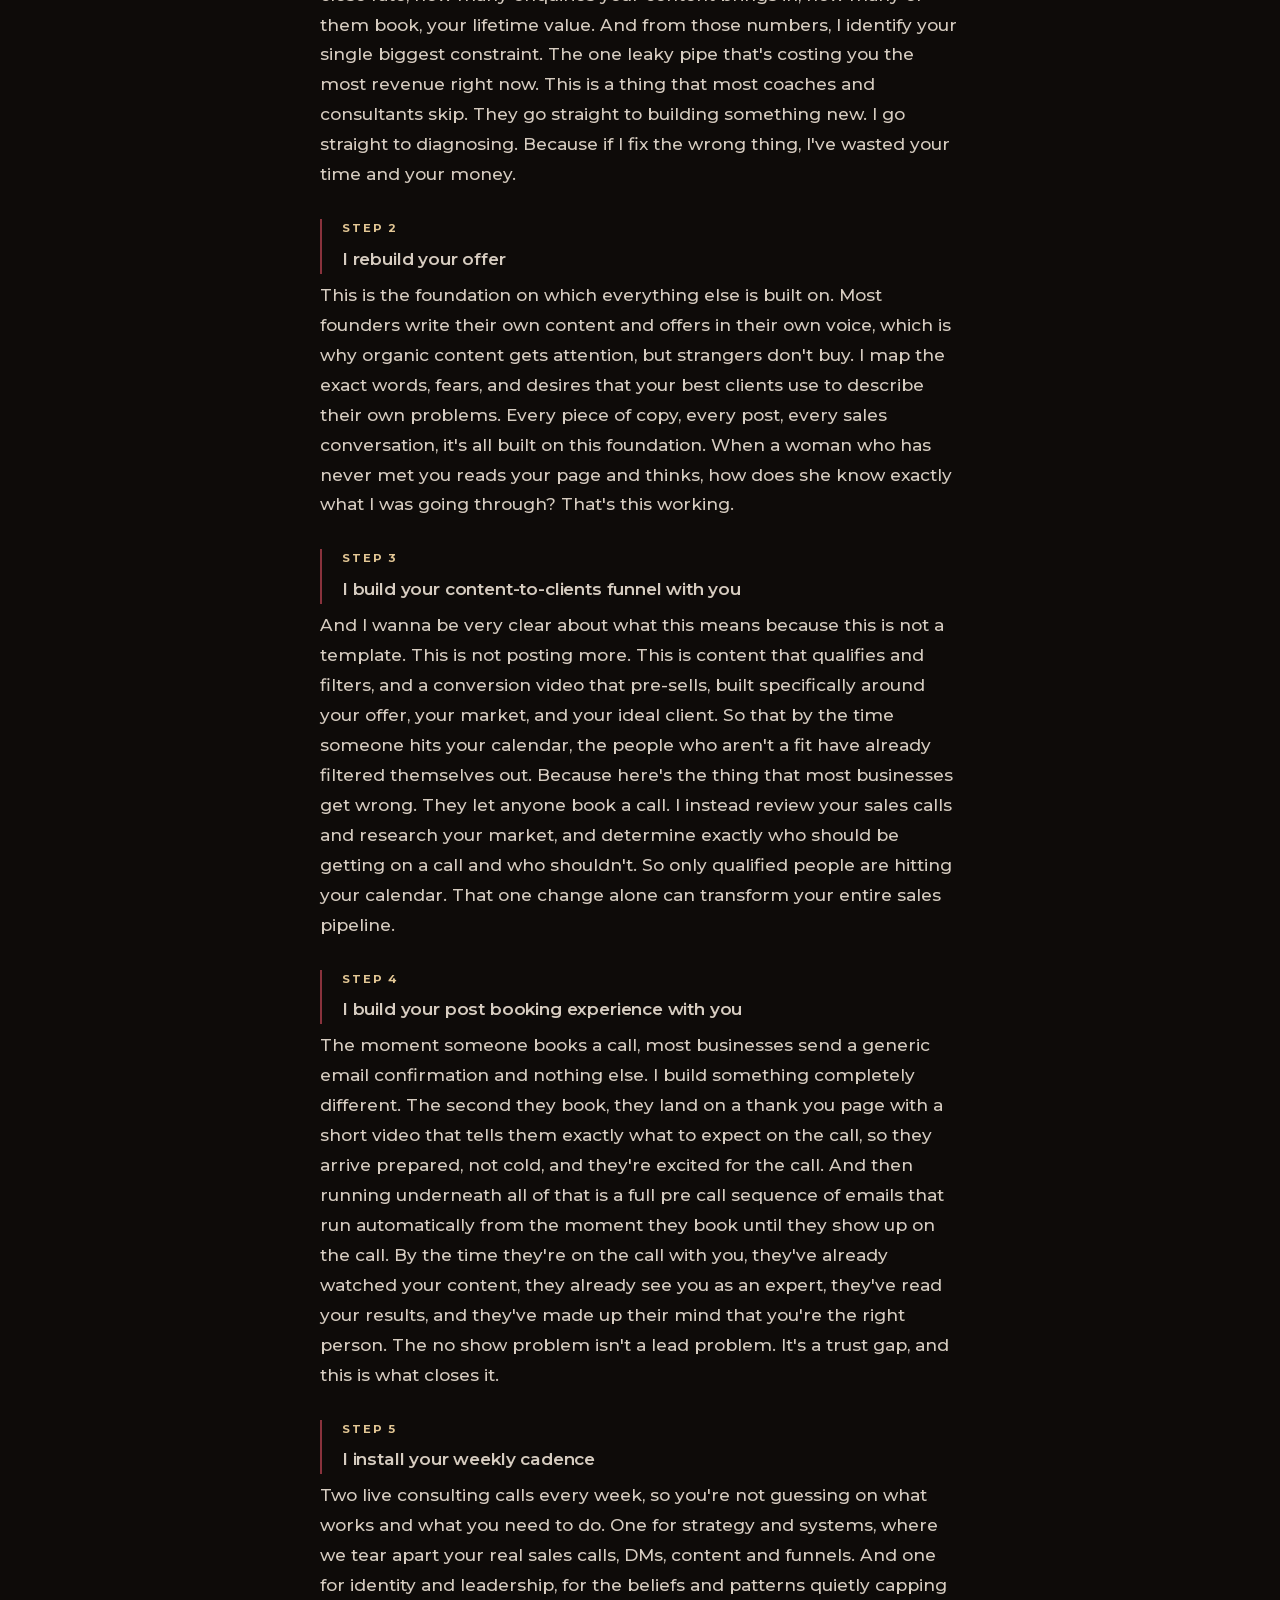
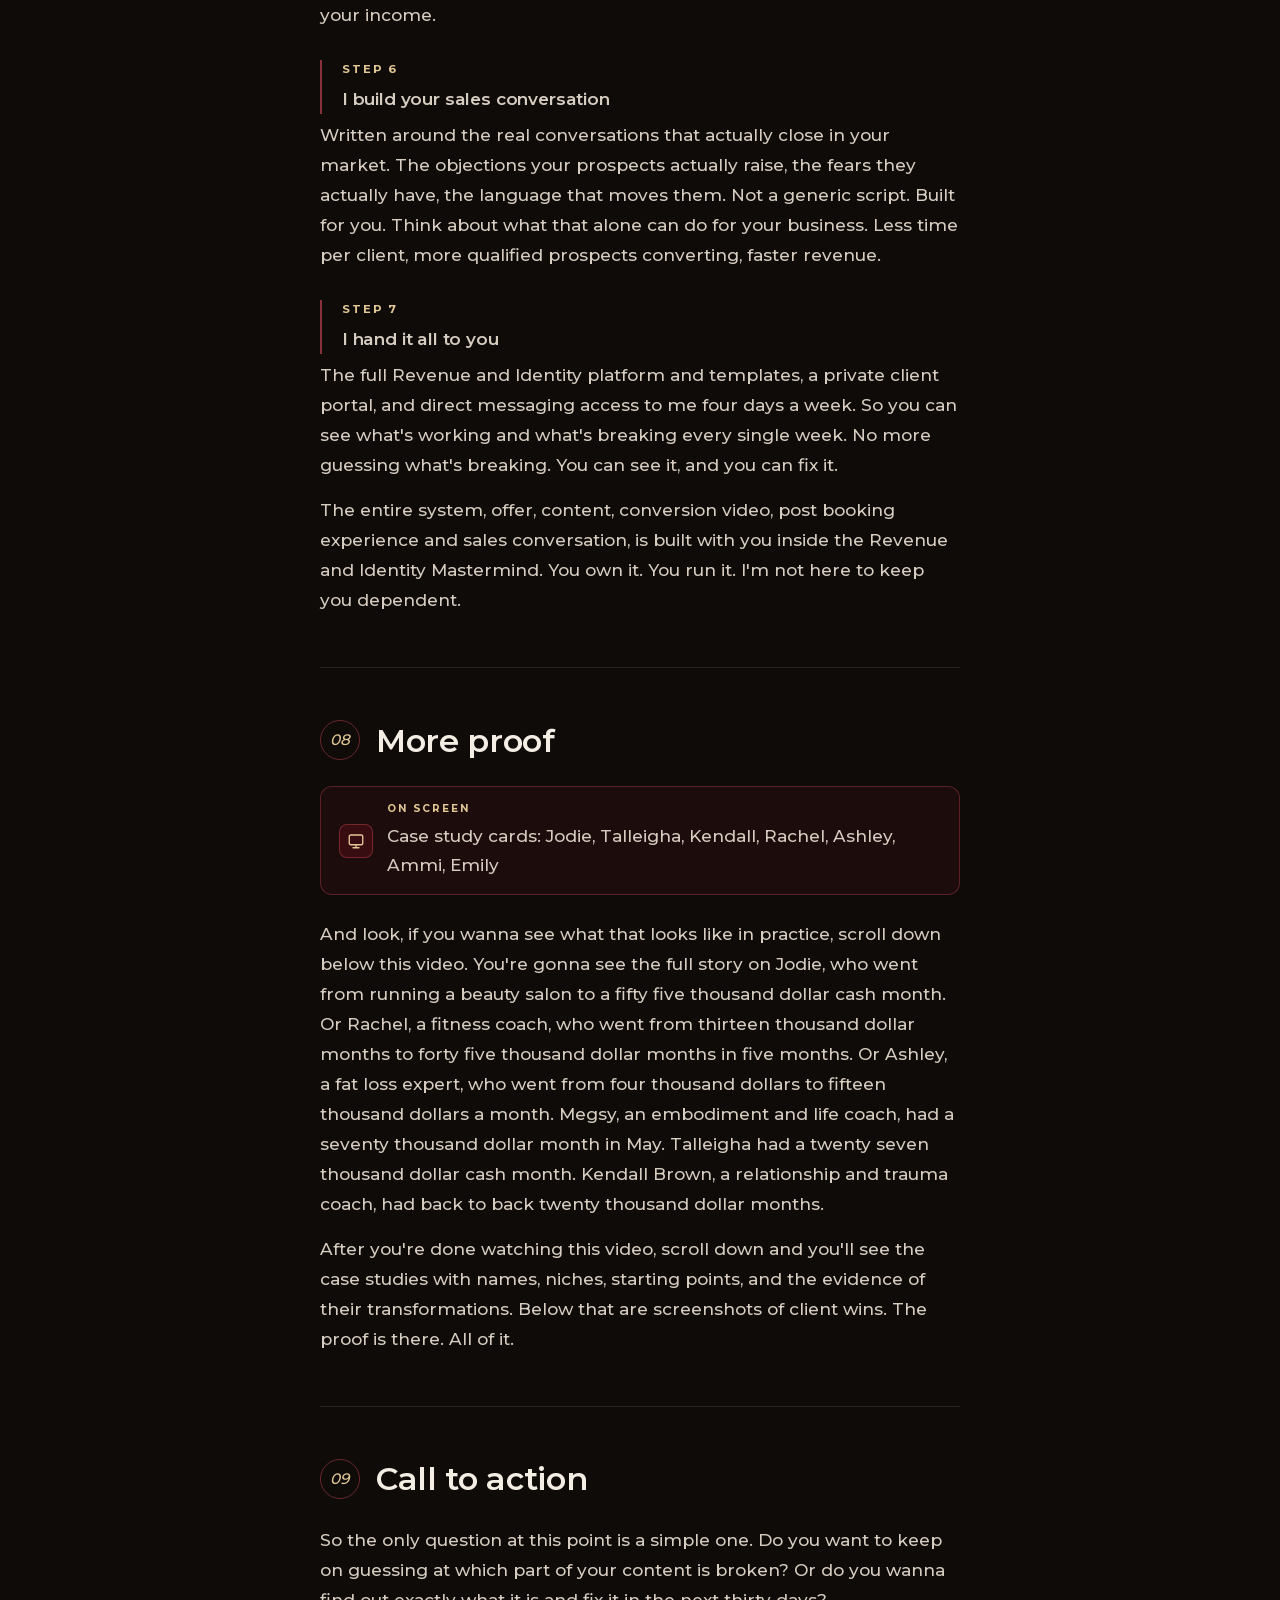
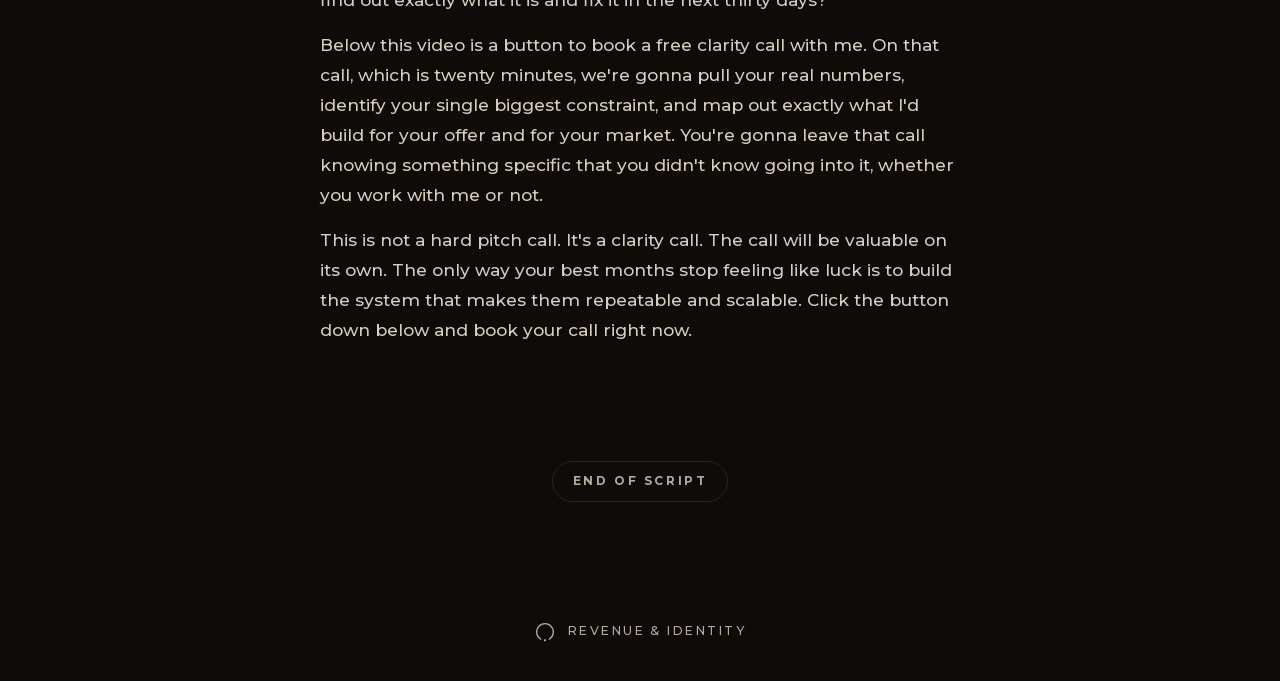
<file: vsl-script/index.html>
<!doctype html>
<html lang="en">
<head>
  <meta charset="utf-8" />
  <meta name="viewport" content="width=device-width, initial-scale=1" />
  <title>VSL Script · Revenue &amp; Identity</title>
  <meta name="robots" content="noindex" />
  <script>document.documentElement.className += " js";</script>
  <link rel="icon" href="../assets/img/favicon.png" type="image/png" />
  <link rel="apple-touch-icon" href="../assets/img/apple-touch-icon.png" />
  <link rel="stylesheet" href="../assets/vendor/lenis.css" />
  <link rel="stylesheet" href="../vsl/vsl.css" />
  <link rel="stylesheet" href="../assets/brand.css" />
  <link rel="stylesheet" href="vsl-script.css" />
<script data-topfix>try{if("scrollRestoration" in history)history.scrollRestoration="manual"}catch(e){}addEventListener("load",function(){if(!location.hash){scrollTo(0,0);setTimeout(function(){scrollTo(0,0)},50)}});</script>
</head>
<body>
  <header class="brandbar">
    <div class="brand">
      <svg class="seal seal--animate" viewBox="0 0 100 100" role="img" aria-label="Revenue &amp; Identity"><path class="seal__arc" d="M31 82.9 A38 38 0 1 1 69 82.9" /><circle class="seal__dot" cx="50" cy="88" r="4.6" /></svg>
      <span class="brand__word">Revenue &amp; Identity</span>
    </div>
  </header>

  <main class="page">
    <section class="script">
      <div class="script__glow" aria-hidden="true"></div>
      <div class="container">

        <header class="script__intro">
          <p class="script__eyebrow reveal">The funnel · VSL script</p>
          <h1 class="script__title reveal" style="--i:1">The VSL script</h1>
          <p class="script__meta reveal" style="--i:2"><b>~15 min</b> <span class="dot" aria-hidden="true"></span> recorded by Emmaline <span class="dot" aria-hidden="true"></span> <b>9 boxes</b></p>
        </header>

        <section class="sec reveal">
          <div class="sec__head"><span class="sec__num">01</span><h2 class="sec__title">Client wins</h2></div>
          <div class="sec__body"><div class="cue"><span class="cue__icon"><svg viewBox="0 0 24 24"><rect x="3" y="4" width="18" height="13" rx="2"/><path d="M8 21h8M12 17v4"/></svg></span><div><span class="cue__label">On screen</span><p class="cue__text">Client wins reel: Jodie, Rachel Aust, Megsy, Ashley, Talleigha, Kendall Brown</p></div></div><p>These are some of my client wins in the last few months. Jodie, a beauty salon owner turned educator, had a fifty five thousand dollar cash month. Rachel Aust, a fitness coach, went from thirteen thousand dollar months to forty five thousand dollar months in five months. Megsy, an embodiment and life coach, had a seventy thousand dollar month in May. Ashley, a fat loss expert, went from four thousand dollars to fifteen thousand dollars a month. Talleigha had a twenty seven thousand dollar cash month. And Kendall Brown had back to back twenty thousand dollar months.</p><p>The one thing every single one of them had in common was that they had an offer that worked, but their revenue was inconsistent, unpredictable, and completely dependent on them showing up to keep it all together. If that sounds familiar, keep watching.</p></div>
        </section>

        <section class="sec reveal">
          <div class="sec__head"><span class="sec__num">02</span><h2 class="sec__title">Introduction</h2></div>
          <div class="sec__body"><p>My name is Emmaline Fawcett. I'm the founder of Revenue and Identity. And in the next few minutes, I wanna show you exactly why your revenue is inconsistent even when your offer is good and what I do to fix it permanently.</p><p>But first, let me make sure this is actually your situation. Because if it's not, I'd rather you know now and stop watching.</p></div>
        </section>

        <section class="sec reveal">
          <div class="sec__head"><span class="sec__num">03</span><h2 class="sec__title">Is this you</h2></div>
          <div class="sec__body"><p>You're already making money. You've got clients. The offer works when the right person gets on a call. But here's what's actually happening in your business right now.</p><p>Most of your revenue is coming from referrals, word-of-mouth, or your organic content. You might be posting on Instagram, putting out reels and stories, and that's working. But it doesn't feel like it's working because you can't turn it up whenever you want to. You can't control it. And deep down, you know that when the referrals slow down or when the algorithm shifts, you will have nothing.</p><p>Every month feels like you're starting from zero. You've had good months, maybe even great ones, but you don't fully know why they were good, and you can't repeat them on command. People book calls and just don't show up, and you're not sure why. You're getting on calls with people who have no budget, no urgency, and no clear reason to buy. And you keep hearing, I need to think about it. And you're not sure if the problem is you, your leads, or your offer.</p><p>And somewhere along the way, you've become the thing holding the entire revenue machine together. You're the one doing the sales calls. You're the one managing the delivery. You're the one figuring out why leads aren't converting into clients. And the harder you work, the more your business depends on you being there. That's not a business. That's a really well paying job where the clients choose you, not the other way around.</p><p>If that's where you are right now, this video is gonna be one of the most important things that you watch all year.</p></div>
        </section>

        <section class="sec reveal">
          <div class="sec__head"><span class="sec__num">04</span><h2 class="sec__title">What you already tried</h2></div>
          <div class="sec__body"><p>Here's what I know about you because I've talked to people in your situation every single day. You've already tried to fix this. Maybe you've hired an agency. They ran your ads, sent you some leads, told you the cost per lead was going down, and your calendar filled up, but with people who had no budget, no urgency, and no idea what you actually do. The agency called it a win, but you called it a waste of time and money.</p><p>Or maybe you try to do it yourself. You watched some YouTube videos, built the funnel, wrote the posts, you got a couple of leads, some of them might have even booked, but then half of them didn't show up, and the ones who did weren't the right fit.</p><p>Or maybe you hired a setter or a closer, someone to work the leads, book the calls, close the deals, and they did, except they're converting at a fraction of what you were. And you're starting to wonder if you'd be better off just doing everything yourself.</p><p>And through all of it, you've been operating in a black box, spending money, getting some results, but never fully understanding why it works when it works and why it falls apart when it does. I don't wanna keep investing more and more money into something that clearly doesn't work. I hear that almost word for word on nearly every call I get on. And I get it, because you've been burned. And that skepticism is completely earned.</p></div>
        </section>

        <section class="sec reveal">
          <div class="sec__head"><span class="sec__num">05</span><h2 class="sec__title">The real problem</h2></div>
          <div class="sec__body"><p>So let me tell you what's actually going on. The problem isn't that your content doesn't convert for you. The problem isn't your sales calls, it isn't your offer, and it isn't the platform. The real problem is this. Nobody in your business, including you, knows exactly where your marketing system is breaking. So every fix you try is just a guess.</p><p>Is it the content? The conversion video? The follow-up? The way the call is framed? The sales conversation? The offer itself? And because you don't know which lever to pull, you either touch everything at once, which obviously breaks things even more, or you freeze up and you don't touch anything at all.</p><p>Most businesses are running on intuition, and intuition works fine when you're small and you can see everything. But the moment you start scaling, the moment you add team members, take on more clients, intuition becomes a liability. You can't see the bottleneck, and you can't fix what you can't see.</p><p>And the coaches and consultants who are supposed to help you, they sell you new tactics, a new content angle, a different email sequence, a better closing script, AI this, AI that. But tactics layered on a broken system doesn't fix the system. They just add more complexity to something that's already broken.</p></div>
        </section>

        <section class="sec reveal">
          <div class="sec__head"><span class="sec__num">06</span><h2 class="sec__title">What you actually need</h2></div>
          <div class="sec__body"><p>What you actually need is one integrated simple system. One machine that generates demand, qualifies leads, builds trust before the call, books those calls, and closes them repeatedly, reliably, and profitably without you ever having to run a piece of it manually.</p><p><span class="standout">That's what I build.</span></p><p>At Revenue and Identity, I do one thing. I design, build, and install your entire content-to-clients system with you, starting in your first thirty days. And here's exactly how it works.</p></div>
        </section>

        <section class="sec reveal">
          <div class="sec__head"><span class="sec__num">07</span><h2 class="sec__title">How it works</h2></div>
          <div class="sec__body"><div class="layer"><span class="layer__k">Step 1</span><p class="layer__t">I find the one thing that's actually breaking</p></div><p>Before I touch anything, I pull your real numbers, your show rate, your close rate, how many enquiries your content brings in, how many of them book, your lifetime value. And from those numbers, I identify your single biggest constraint. The one leaky pipe that's costing you the most revenue right now. This is a thing that most coaches and consultants skip. They go straight to building something new. I go straight to diagnosing. Because if I fix the wrong thing, I've wasted your time and your money.</p><div class="layer"><span class="layer__k">Step 2</span><p class="layer__t">I rebuild your offer</p></div><p>This is the foundation on which everything else is built on. Most founders write their own content and offers in their own voice, which is why organic content gets attention, but strangers don't buy. I map the exact words, fears, and desires that your best clients use to describe their own problems. Every piece of copy, every post, every sales conversation, it's all built on this foundation. When a woman who has never met you reads your page and thinks, how does she know exactly what I was going through? That's this working.</p><div class="layer"><span class="layer__k">Step 3</span><p class="layer__t">I build your content-to-clients funnel with you</p></div><p>And I wanna be very clear about what this means because this is not a template. This is not posting more. This is content that qualifies and filters, and a conversion video that pre-sells, built specifically around your offer, your market, and your ideal client. So that by the time someone hits your calendar, the people who aren't a fit have already filtered themselves out. Because here's the thing that most businesses get wrong. They let anyone book a call. I instead review your sales calls and research your market, and determine exactly who should be getting on a call and who shouldn't. So only qualified people are hitting your calendar. That one change alone can transform your entire sales pipeline.</p><div class="layer"><span class="layer__k">Step 4</span><p class="layer__t">I build your post booking experience with you</p></div><p>The moment someone books a call, most businesses send a generic email confirmation and nothing else. I build something completely different. The second they book, they land on a thank you page with a short video that tells them exactly what to expect on the call, so they arrive prepared, not cold, and they're excited for the call. And then running underneath all of that is a full pre call sequence of emails that run automatically from the moment they book until they show up on the call. By the time they're on the call with you, they've already watched your content, they already see you as an expert, they've read your results, and they've made up their mind that you're the right person. The no show problem isn't a lead problem. It's a trust gap, and this is what closes it.</p><div class="layer"><span class="layer__k">Step 5</span><p class="layer__t">I install your weekly cadence</p></div><p>Two live consulting calls every week, so you're not guessing on what works and what you need to do. One for strategy and systems, where we tear apart your real sales calls, DMs, content and funnels. And one for identity and leadership, for the beliefs and patterns quietly capping your income.</p><div class="layer"><span class="layer__k">Step 6</span><p class="layer__t">I build your sales conversation</p></div><p>Written around the real conversations that actually close in your market. The objections your prospects actually raise, the fears they actually have, the language that moves them. Not a generic script. Built for you. Think about what that alone can do for your business. Less time per client, more qualified prospects converting, faster revenue.</p><div class="layer"><span class="layer__k">Step 7</span><p class="layer__t">I hand it all to you</p></div><p>The full Revenue and Identity platform and templates, a private client portal, and direct messaging access to me four days a week. So you can see what's working and what's breaking every single week. No more guessing what's breaking. You can see it, and you can fix it.</p><p>The entire system, offer, content, conversion video, post booking experience and sales conversation, is built with you inside the Revenue and Identity Mastermind. You own it. You run it. I'm not here to keep you dependent.</p></div>
        </section>

        <section class="sec reveal">
          <div class="sec__head"><span class="sec__num">08</span><h2 class="sec__title">More proof</h2></div>
          <div class="sec__body"><div class="cue"><span class="cue__icon"><svg viewBox="0 0 24 24"><rect x="3" y="4" width="18" height="13" rx="2"/><path d="M8 21h8M12 17v4"/></svg></span><div><span class="cue__label">On screen</span><p class="cue__text">Case study cards: Jodie, Talleigha, Kendall, Rachel, Ashley, Ammi, Emily</p></div></div><p>And look, if you wanna see what that looks like in practice, scroll down below this video. You're gonna see the full story on Jodie, who went from running a beauty salon to a fifty five thousand dollar cash month. Or Rachel, a fitness coach, who went from thirteen thousand dollar months to forty five thousand dollar months in five months. Or Ashley, a fat loss expert, who went from four thousand dollars to fifteen thousand dollars a month. Megsy, an embodiment and life coach, had a seventy thousand dollar month in May. Talleigha had a twenty seven thousand dollar cash month. Kendall Brown, a relationship and trauma coach, had back to back twenty thousand dollar months.</p><p>After you're done watching this video, scroll down and you'll see the case studies with names, niches, starting points, and the evidence of their transformations. Below that are screenshots of client wins. The proof is there. All of it.</p></div>
        </section>

        <section class="sec reveal">
          <div class="sec__head"><span class="sec__num">09</span><h2 class="sec__title">Call to action</h2></div>
          <div class="sec__body"><p>So the only question at this point is a simple one. Do you want to keep on guessing at which part of your content is broken? Or do you wanna find out exactly what it is and fix it in the next thirty days?</p><p>Below this video is a button to book a free clarity call with me. On that call, which is twenty minutes, we're gonna pull your real numbers, identify your single biggest constraint, and map out exactly what I'd build for your offer and for your market. You're gonna leave that call knowing something specific that you didn't know going into it, whether you work with me or not.</p><p>This is not a hard pitch call. It's a clarity call. The call will be valuable on its own. The only way your best months stop feeling like luck is to build the system that makes them repeatable and scalable. Click the button down below and book your call right now.</p></div>
        </section>

        <div class="script__end reveal"><span>End of script</span></div>
      </div>
    </section>
  </main>

  <footer class="brandfoot">
    <div class="brand">
      <svg class="seal" viewBox="0 0 100 100" aria-hidden="true"><path class="seal__arc" d="M31 82.9 A38 38 0 1 1 69 82.9" /><circle class="seal__dot" cx="50" cy="88" r="4.6" /></svg>
      <span class="brand__word">Revenue &amp; Identity</span>
    </div>
  </footer>

  <script src="../assets/vendor/lenis.min.js"></script>
  <script src="../vsl/vsl.js"></script>
</body>
</html>
</file>
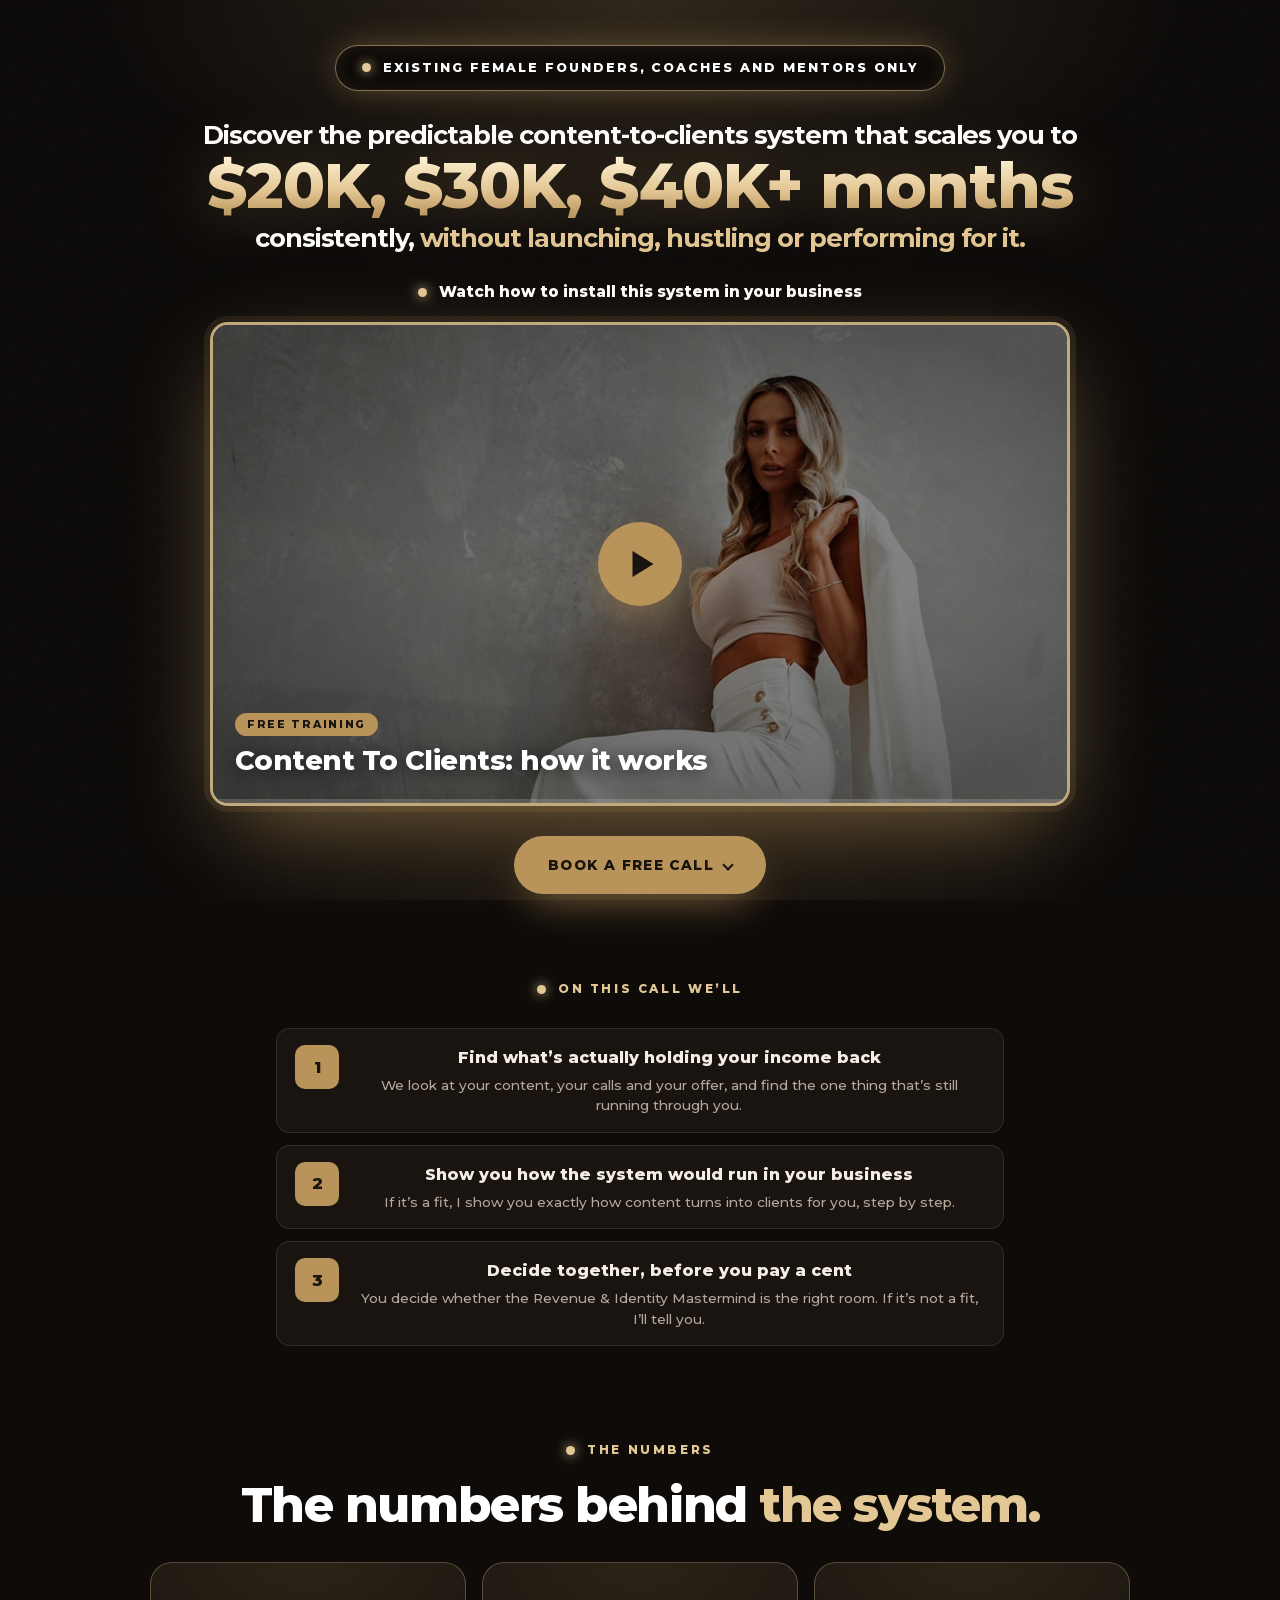
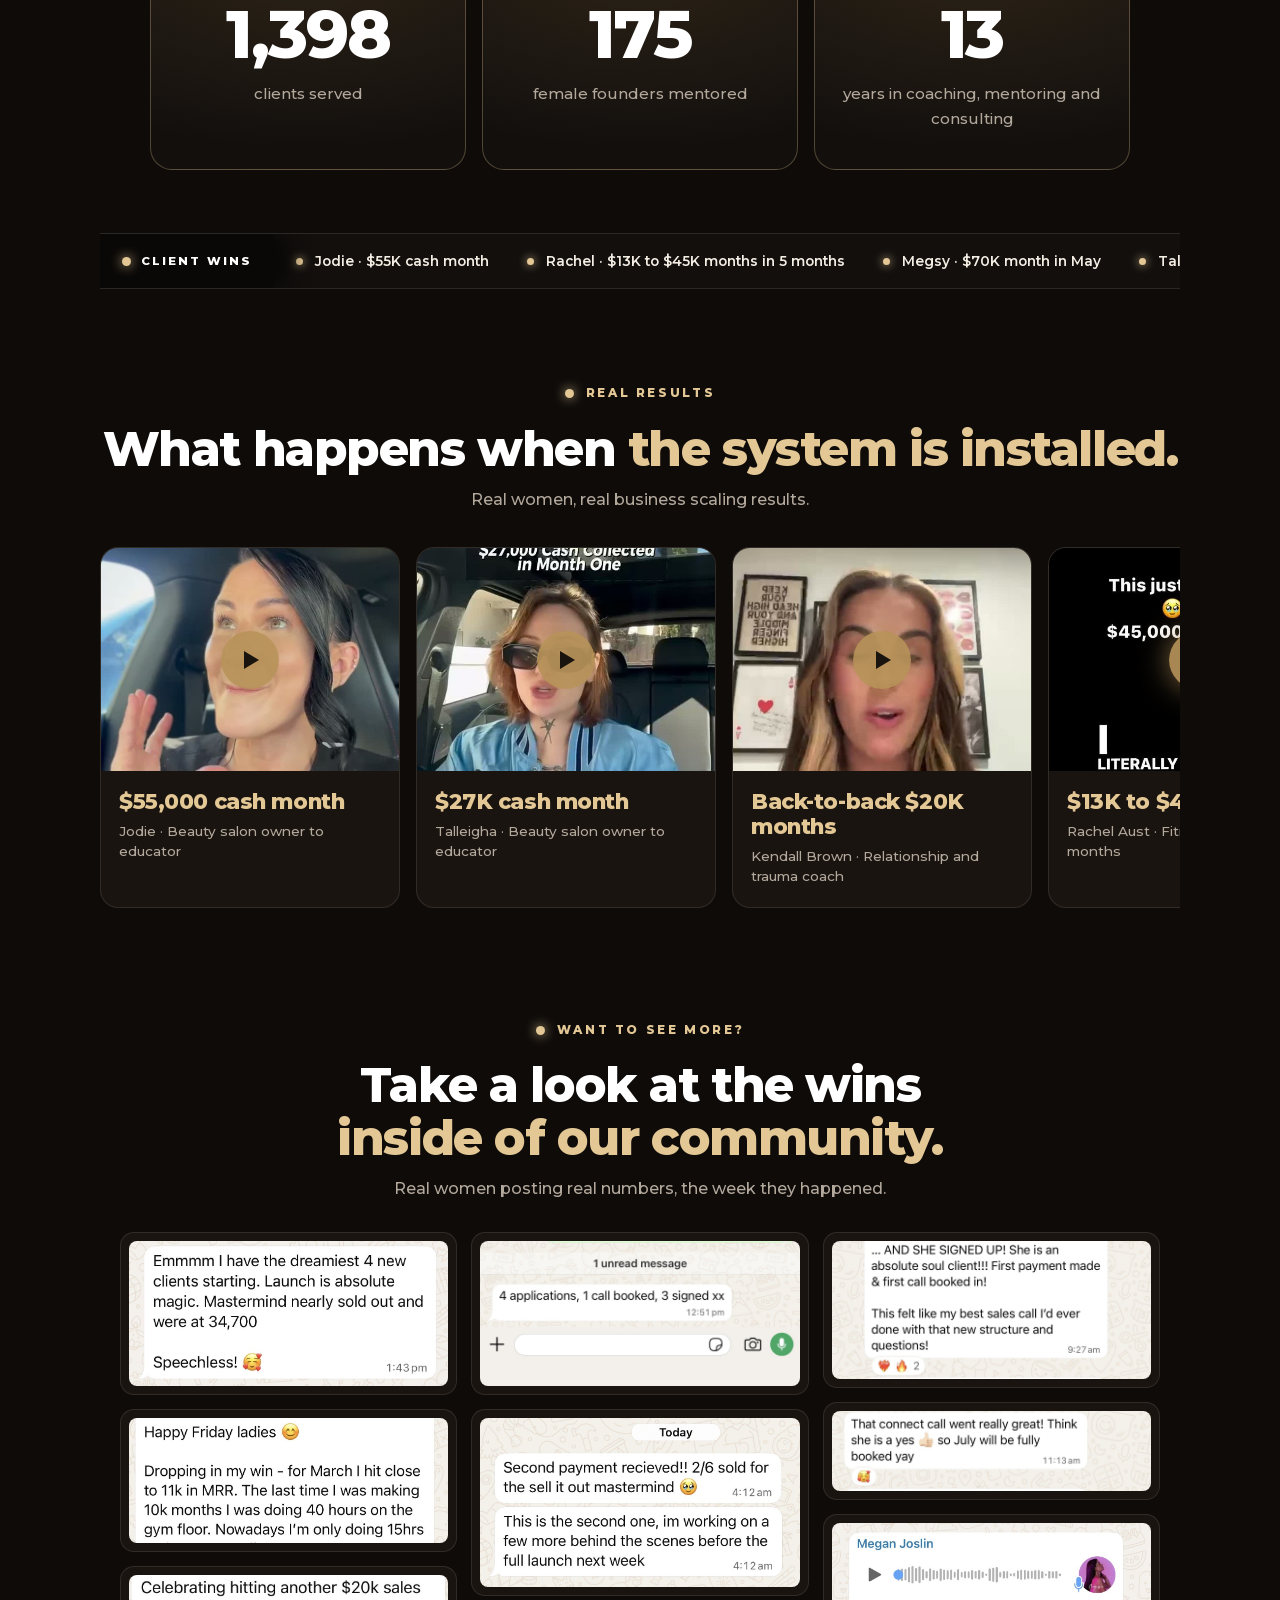
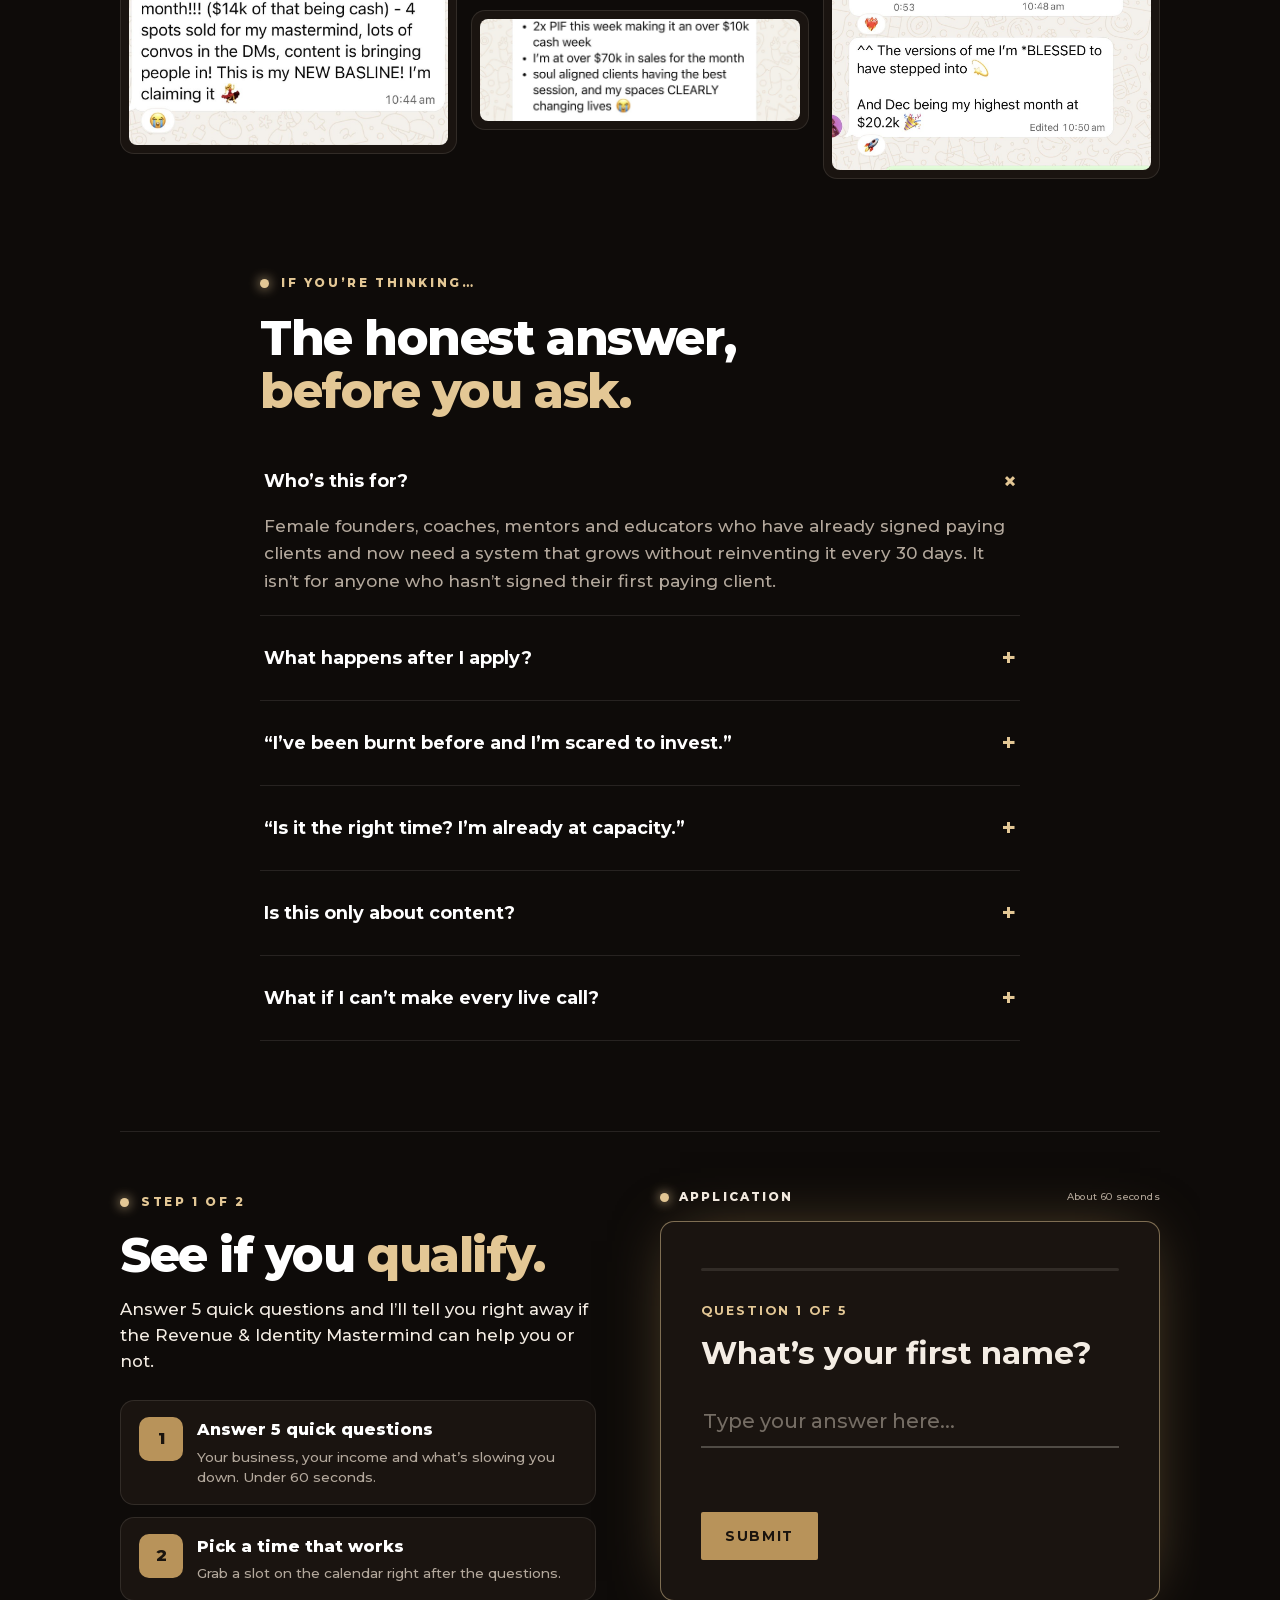
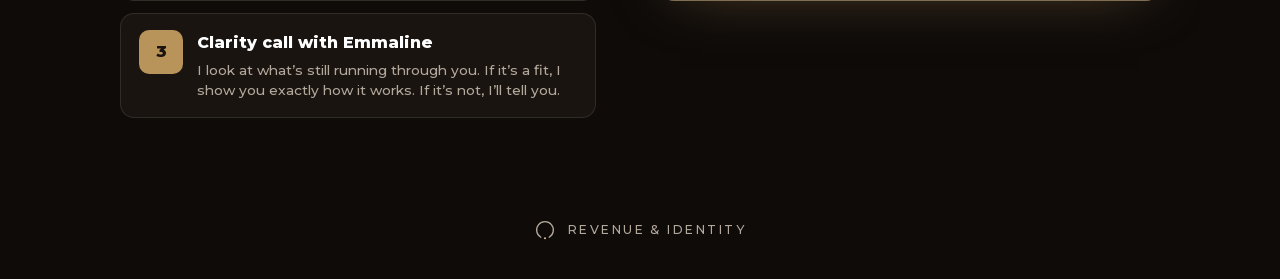
<file: vsl/index.html>
<!doctype html>
<html lang="en">
<head>
  <meta charset="utf-8" />
  <meta name="viewport" content="width=device-width, initial-scale=1" />
  <title>Free Content To Clients Training · Emmaline Fawcett</title>
  <meta name="robots" content="noindex" />
  <script>document.documentElement.className += " js";</script>
  <link rel="icon" href="../assets/img/favicon.png" type="image/png" />
  <link rel="apple-touch-icon" href="../assets/img/apple-touch-icon.png" />
  <link rel="stylesheet" href="vsl.css" />
  <link rel="stylesheet" href="../assets/brand.css" />
  <link rel="stylesheet" href="st6.css" />
  <link rel="stylesheet" href="lt.css" />
<script data-topfix>try{if("scrollRestoration" in history)history.scrollRestoration="manual"}catch(e){}addEventListener("load",function(){if(!location.hash){scrollTo(0,0);setTimeout(function(){scrollTo(0,0)},50)}});</script>
<style>.lt-oncall{max-width:760px;margin:clamp(56px,9vh,96px) auto 0;padding:0 max(16px,env(safe-area-inset-left,0px))}.lt-oncall .lt-steps h3{color:var(--ink)}</style>
</head>
<body>
  <!-- ONE page: eyebrow, headline, VSL, CTA, on this call, numbers, results, more wins, FAQ, application. -->
  <main class="page lt">
    <div class="lt-hero">
      <p class="lt-pill"><i></i>Existing female founders, coaches and mentors only</p>
      <h1 class="lt-h1">
        <span class="lt-h1__a">Discover the predictable content-to-clients system that scales you to</span>
        <span class="lt-h1__b">$20K, $30K, $40K+ months</span>
        <span class="lt-h1__c">consistently, <em>without launching, hustling or performing for it.</em></span>
      </h1>
      <p class="lt-watch"><i></i><b>Watch how to install this system in your business</b></p>

      
      <div class="lt-video">
        <button class="video__frame" type="button" data-optin aria-label="Watch the free training">
          <img src="../assets/img/vsl-thumb.jpg" alt="Emmaline Fawcett" />
          <span class="video__scrim" aria-hidden="true"></span>
          <span class="play" aria-hidden="true"></span>
          <span class="lt-video__cap" aria-hidden="true"><b>Free training</b><strong>Content To Clients: how it works</strong></span>
          <span class="video__bar" aria-hidden="true"><span></span></span>
        </button>
      </div>

      <div class="lt-cta">
        <a class="btn-apply" href="#apply-inline">Book a free call <span class="arr" aria-hidden="true" style="transform:rotate(45deg)"></span></a>
      </div>

      

      
    </div>

    <section class="lt-oncall">
      <p class="lt-kicker"><i></i>On this call we&rsquo;ll</p>
      <ol class="lt-steps">
        <li><b>1</b><div><h3>Find what&rsquo;s actually holding your income back</h3><p>We look at your content, your calls and your offer, and find the one thing that&rsquo;s still running through you.</p></div></li>
        <li><b>2</b><div><h3>Show you how the system would run in your business</h3><p>If it&rsquo;s a fit, I show you exactly how content turns into clients for you, step by step.</p></div></li>
        <li><b>3</b><div><h3>Decide together, before you pay a cent</h3><p>You decide whether the Revenue &amp; Identity Mastermind is the right room. If it&rsquo;s not a fit, I&rsquo;ll tell you.</p></div></li>
      </ol>
    </section>

    <section class="lt-numbers">
      <p class="lt-kicker"><i></i>The numbers</p>
      <h2 class="lt-h2">The numbers behind <em>the system.</em></h2>
      <div class="lt-numbers__grid">
        <div><b data-count="1400" data-suffix="+">1,400+</b><span>clients served</span></div>
        <div><b data-count="175" data-suffix="+">175+</b><span>female founders mentored</span></div>
        <div><b data-count="13">13</b><span>years in coaching, mentoring and consulting</span></div>
      </div>
    </section>

    <div class="lt-ticker" aria-label="Client wins"><span class="lt-ticker__tag"><i></i>Client wins</span><div class="lt-ticker__track"><span><i></i>Jodie · $55K cash month</span><span><i></i>Rachel · $13K to $45K months in 5 months</span><span><i></i>Megsy · $70K month in May</span><span><i></i>Talleigha · $27K cash month</span><span><i></i>Ashley · $4K to $15K a month</span><span><i></i>Kendall · back-to-back $20K months</span><span><i></i>Ammi · $11K MRR</span><span><i></i>Emily · 60 + 30 launch sales</span><span><i></i>Jodie · $55K cash month</span><span><i></i>Rachel · $13K to $45K months in 5 months</span><span><i></i>Megsy · $70K month in May</span><span><i></i>Talleigha · $27K cash month</span><span><i></i>Ashley · $4K to $15K a month</span><span><i></i>Kendall · back-to-back $20K months</span><span><i></i>Ammi · $11K MRR</span><span><i></i>Emily · 60 + 30 launch sales</span></div></div>

    <section class="lt-cases">
      <p class="lt-kicker"><i></i>Real results</p>
      <h2 class="lt-h2">What happens when <em>the system is installed.</em></h2>
      <p class="lt-sub">Real women, real business scaling results.</p>
      <div class="lt-cases__row"><article class="lt-case"><div class="lt-case__img"><img src="../assets/img/proof/jodie.jpg" alt="Jodie · Beauty salon owner to educator" loading="lazy" /><span class="lt-case__play" aria-hidden="true"></span></div><h3>$55,000 cash month</h3><p>Jodie · Beauty salon owner to educator</p></article><article class="lt-case"><div class="lt-case__img"><img src="../assets/img/proof/talleigha.jpg" alt="Talleigha · Beauty salon owner to educator" loading="lazy" /><span class="lt-case__play" aria-hidden="true"></span></div><h3>$27K cash month</h3><p>Talleigha · Beauty salon owner to educator</p></article><article class="lt-case"><div class="lt-case__img"><img src="../assets/img/proof/kendall.jpg" alt="Kendall Brown · Relationship and trauma coach" loading="lazy" /><span class="lt-case__play" aria-hidden="true"></span></div><h3>Back-to-back $20K months</h3><p>Kendall Brown · Relationship and trauma coach</p></article><article class="lt-case"><div class="lt-case__img"><img src="../assets/img/proof/rachel.jpg" alt="Rachel Aust · Fitness coach · in 5 months" loading="lazy" /><span class="lt-case__play" aria-hidden="true"></span></div><h3>$13K to $45K months</h3><p>Rachel Aust · Fitness coach · in 5 months</p></article><article class="lt-case"><div class="lt-case__img"><img src="../assets/img/proof/ashley.jpg" alt="Ashley · Fat loss expert" loading="lazy" /><span class="lt-case__play" aria-hidden="true"></span></div><h3>$4K to $15K USD a month</h3><p>Ashley · Fat loss expert</p></article><article class="lt-case"><div class="lt-case__img"><img src="../assets/img/proof/ammi.jpg" alt="Ammi · Fitness and nutrition coach · March 2026" loading="lazy" /><span class="lt-case__play" aria-hidden="true"></span></div><h3>$11K in MRR</h3><p>Ammi · Fitness and nutrition coach · March 2026</p></article><article class="lt-case"><div class="lt-case__img"><img src="../assets/img/proof/emily.jpg" alt="Emily · Brow salon owner to educator" loading="lazy" /><span class="lt-case__play" aria-hidden="true"></span></div><h3>60 + 30 launch sales</h3><p>Emily · Brow salon owner to educator</p></article></div>
    </section>

    <section class="lt-wins">
      <p class="lt-kicker"><i></i>Want to see more?</p>
      <h2 class="lt-h2">Take a look at the wins <em>inside of our community.</em></h2>
      <p class="lt-sub">Real women posting real numbers, the week they happened.</p>
      <div class="lt-wins__grid"><figure class="lt-win"><img src="../assets/img/proof/win-1.jpg" alt="Client win message" loading="lazy" /></figure><figure class="lt-win"><img src="../assets/img/proof/win-2.jpg" alt="Client win message" loading="lazy" /></figure><figure class="lt-win"><img src="../assets/img/proof/win-3.jpg" alt="Client win message" loading="lazy" /></figure><figure class="lt-win"><img src="../assets/img/proof/win-4.jpg" alt="Client win message" loading="lazy" /></figure><figure class="lt-win"><img src="../assets/img/proof/win-5.jpg" alt="Client win message" loading="lazy" /></figure><figure class="lt-win"><img src="../assets/img/proof/win-6.jpg" alt="Client win message" loading="lazy" /></figure><figure class="lt-win"><img src="../assets/img/proof/win-7.jpg" alt="Client win message" loading="lazy" /></figure><figure class="lt-win"><img src="../assets/img/proof/win-8.jpg" alt="Client win message" loading="lazy" /></figure><figure class="lt-win"><img src="../assets/img/proof/win-9.jpg" alt="Client win message" loading="lazy" /></figure></div>
    </section>

    <section class="st6__faq lt-faq">
      <p class="lt-kicker"><i></i>If you&rsquo;re thinking&hellip;</p>
      <h2 class="lt-h2">The honest answer, <em>before you ask.</em></h2>
      <details open><summary>Who&rsquo;s this for?</summary><p>Female founders, coaches, mentors and educators who have already signed paying clients and now need a system that grows without reinventing it every 30 days. It isn&rsquo;t for anyone who hasn&rsquo;t signed their first paying client.</p></details>
      <details><summary>What happens after I apply?</summary><p>You book a 20-minute clarity call with Emmaline, and you decide together whether the Revenue &amp; Identity Mastermind is the right room for you before you pay a cent.</p></details>
      <details><summary>&ldquo;I&rsquo;ve been burnt before and I&rsquo;m scared to invest.&rdquo;</summary><p>Every woman who has grown has been burnt before. The question is whether it made you discerning or whether it made you small. The clarity call is where you find out what you&rsquo;re walking into.</p></details>
      <details><summary>&ldquo;Is it the right time? I&rsquo;m already at capacity.&rdquo;</summary><p>If you&rsquo;re waiting for a quiet month to rebuild your business, you&rsquo;ll be waiting forever, because the lack of a sales system is what&rsquo;s creating the chaos. The work is designed for women already in motion.</p></details>
      <details><summary>Is this only about content?</summary><p>No. It&rsquo;s the whole path: the content, the conversion, the booked call and the close, with feminine sales in your DMs, on your calls and in your copy.</p></details>
      <details><summary>What if I can&rsquo;t make every live call?</summary><p>Every call is recorded and in your portal within 24 hours, so you&rsquo;re never tied to a single time slot.</p></details>
    </section>

    <section class="lt-apply" id="apply">
      <div class="lt-apply__left">
        <p class="lt-step"><i></i>Step 1 of 2</p>
        <h2 class="lt-h2">See if you <em>qualify.</em></h2>
        <p class="lt-apply__lead">Answer 5 quick questions and I&rsquo;ll tell you right away if the Revenue &amp; Identity Mastermind can help you or not.</p>
        <ol class="lt-steps">
          <li><b>1</b><div><h3>Answer 5 quick questions</h3><p>Your business, your income and what&rsquo;s slowing you down. Under 60 seconds.</p></div></li>
          <li><b>2</b><div><h3>Pick a time that works</h3><p>Grab a slot on the calendar right after the questions.</p></div></li>
          <li><b>3</b><div><h3>Clarity call with Emmaline</h3><p>I look at what&rsquo;s still running through you. If it&rsquo;s a fit, I show you exactly how it works. If it&rsquo;s not, I&rsquo;ll tell you.</p></div></li>
        </ol>
      </div>
      <div class="lt-apply__right">
        <p class="lt-apply__head"><span><i></i>Application</span><small>About 60 seconds</small></p>
        <div class="st6__form" id="apply-inline">
          <div class="apply__progress"><span id="apply-bar"></span></div>
          <div class="q on"><p class="q__count">Question 1 of 5</p><h3 class="q__title">What&rsquo;s your first name?</h3><input class="q__input" type="text" placeholder="Type your answer here..." autocomplete="given-name" /><div class="q__foot"><button class="q__ok" type="button">Submit</button></div></div>
          <div class="q"><p class="q__count">Question 2 of 5</p><h3 class="q__title">What do you do?</h3><div class="q__opts"><button class="q__opt" type="button"><kbd>A</kbd>Coach or mentor</button><button class="q__opt" type="button"><kbd>B</kbd>Consultant or service provider</button><button class="q__opt" type="button"><kbd>C</kbd>Educator</button><button class="q__opt" type="button"><kbd>D</kbd>Something else</button></div></div>
          <div class="q"><p class="q__count">Question 3 of 5</p><h3 class="q__title">What are your monthly sales right now?</h3><div class="q__opts"><button class="q__opt" type="button"><kbd>A</kbd>I haven&rsquo;t signed a paying client yet</button><button class="q__opt" type="button"><kbd>B</kbd>Under $10K</button><button class="q__opt" type="button"><kbd>C</kbd>$10K to $20K</button><button class="q__opt" type="button"><kbd>D</kbd>Over $20K</button></div></div>
          <div class="q"><p class="q__count">Question 4 of 5</p><h3 class="q__title">What&rsquo;s the biggest thing in your way?</h3><div class="q__opts"><button class="q__opt" type="button"><kbd>A</kbd>My content gets attention but doesn&rsquo;t book calls</button><button class="q__opt" type="button"><kbd>B</kbd>My income is up and down every month</button><button class="q__opt" type="button"><kbd>C</kbd>I lose sales on the call or in the DMs</button></div></div>
          <div class="q"><p class="q__count">Question 5 of 5</p><h3 class="q__title">What&rsquo;s your Instagram handle?</h3><input class="q__input" type="text" placeholder="@yourhandle" autocomplete="off" /><div class="q__foot"><button class="q__ok" type="button">Submit</button></div></div>
          <div class="q"><p class="q__count">Last step</p><h3 class="q__title">Book your 20-minute clarity call with Emmaline</h3><div class="book__days"><button class="book__day sel" type="button"><small>Tue</small><b>21</b></button><button class="book__day" type="button"><small>Wed</small><b>22</b></button><button class="book__day" type="button"><small>Thu</small><b>23</b></button></div><div class="book__slots"><a class="book__slot" href="../thank-you/">10:00</a><a class="book__slot" href="../thank-you/">13:30</a><a class="book__slot" href="../thank-you/">16:00</a></div><p class="book__tz">20-minute clarity call</p></div>
        </div>
      </div>
    </section>


    

    

    

    

    

    

    
  </main>

  <footer class="brandfoot">
    <div class="brand">
      <svg class="seal" viewBox="0 0 100 100" aria-hidden="true"><path class="seal__arc" d="M31 82.9 A38 38 0 1 1 69 82.9" /><circle class="seal__dot" cx="50" cy="88" r="4.6" /></svg>
      <span class="brand__word">Revenue &amp; Identity</span>
    </div>
  </footer>

  <!-- ====================== EMAIL POP-UP (click the video) ====================== -->
  <div class="apply optin" id="optin" aria-hidden="true" role="dialog" aria-modal="true" aria-label="Unlock the free training">
    <div class="apply__card optin__card">
      <button class="apply__close" type="button" data-close aria-label="Close">&times;</button>
      <form class="optin__form" id="optin-form" novalidate>
        <p class="q__count">Free training</p>
        <h3 class="q__title">Enter your email to unlock access</h3>
        <input class="q__input" type="email" placeholder="Your email address" autocomplete="email" required />
        <div class="q__foot"><button class="q__ok" type="submit">Unlock access</button></div>
      </form>
    </div>
  </div>

  <script src="vsl.js"></script>
  <script>
    // application: one question at a time, ends on the calendar
    (function () {
      var box = document.getElementById("apply-inline"); if (!box) return;
      var qs = [].slice.call(box.querySelectorAll(".q")), bar = document.getElementById("apply-bar"), i = 0;
      function show(n) { i = Math.min(n, qs.length - 1); qs.forEach(function (q, k) { q.classList.toggle("on", k === i); }); bar.style.width = Math.round(i / (qs.length - 1) * 100) + "%"; }
      qs.forEach(function (q) {
        q.querySelectorAll(".q__opt").forEach(function (o, _, all) { o.addEventListener("click", function () { all.forEach(function (x) { x.classList.remove("sel"); }); o.classList.add("sel"); setTimeout(function () { show(i + 1); }, 300); }); });
        var ok = q.querySelector(".q__ok"); if (ok) ok.addEventListener("click", function () { show(i + 1); });
        var inp = q.querySelector(".q__input"); if (inp) inp.addEventListener("keydown", function (e) { if (e.key === "Enter") { e.preventDefault(); show(i + 1); } });
        q.querySelectorAll(".book__day").forEach(function (d, _, all) { d.addEventListener("click", function () { all.forEach(function (x) { x.classList.remove("sel"); }); d.classList.add("sel"); }); });
      });
    })();
  </script>
  <script>
    // counters
    (function () {
      var els = document.querySelectorAll("[data-count]"); if (!els.length || !("IntersectionObserver" in window)) return;
      var io = new IntersectionObserver(function (es) { es.forEach(function (e) { if (!e.isIntersecting) return; io.unobserve(e.target); var el = e.target, to = +el.getAttribute("data-count"), suf = el.getAttribute("data-suffix") || "", t0 = null;
        function step(t) { if (!t0) t0 = t; var p = Math.min((t - t0) / 1200, 1); el.textContent = Math.round(to * (1 - Math.pow(1 - p, 3))).toLocaleString("en-US") + (p === 1 ? suf : ""); if (p < 1) requestAnimationFrame(step); }
        requestAnimationFrame(step); }); }, { threshold: 0.4 });
      els.forEach(function (el) { io.observe(el); });
    })();
  </script>
</body>
</html>
</file>
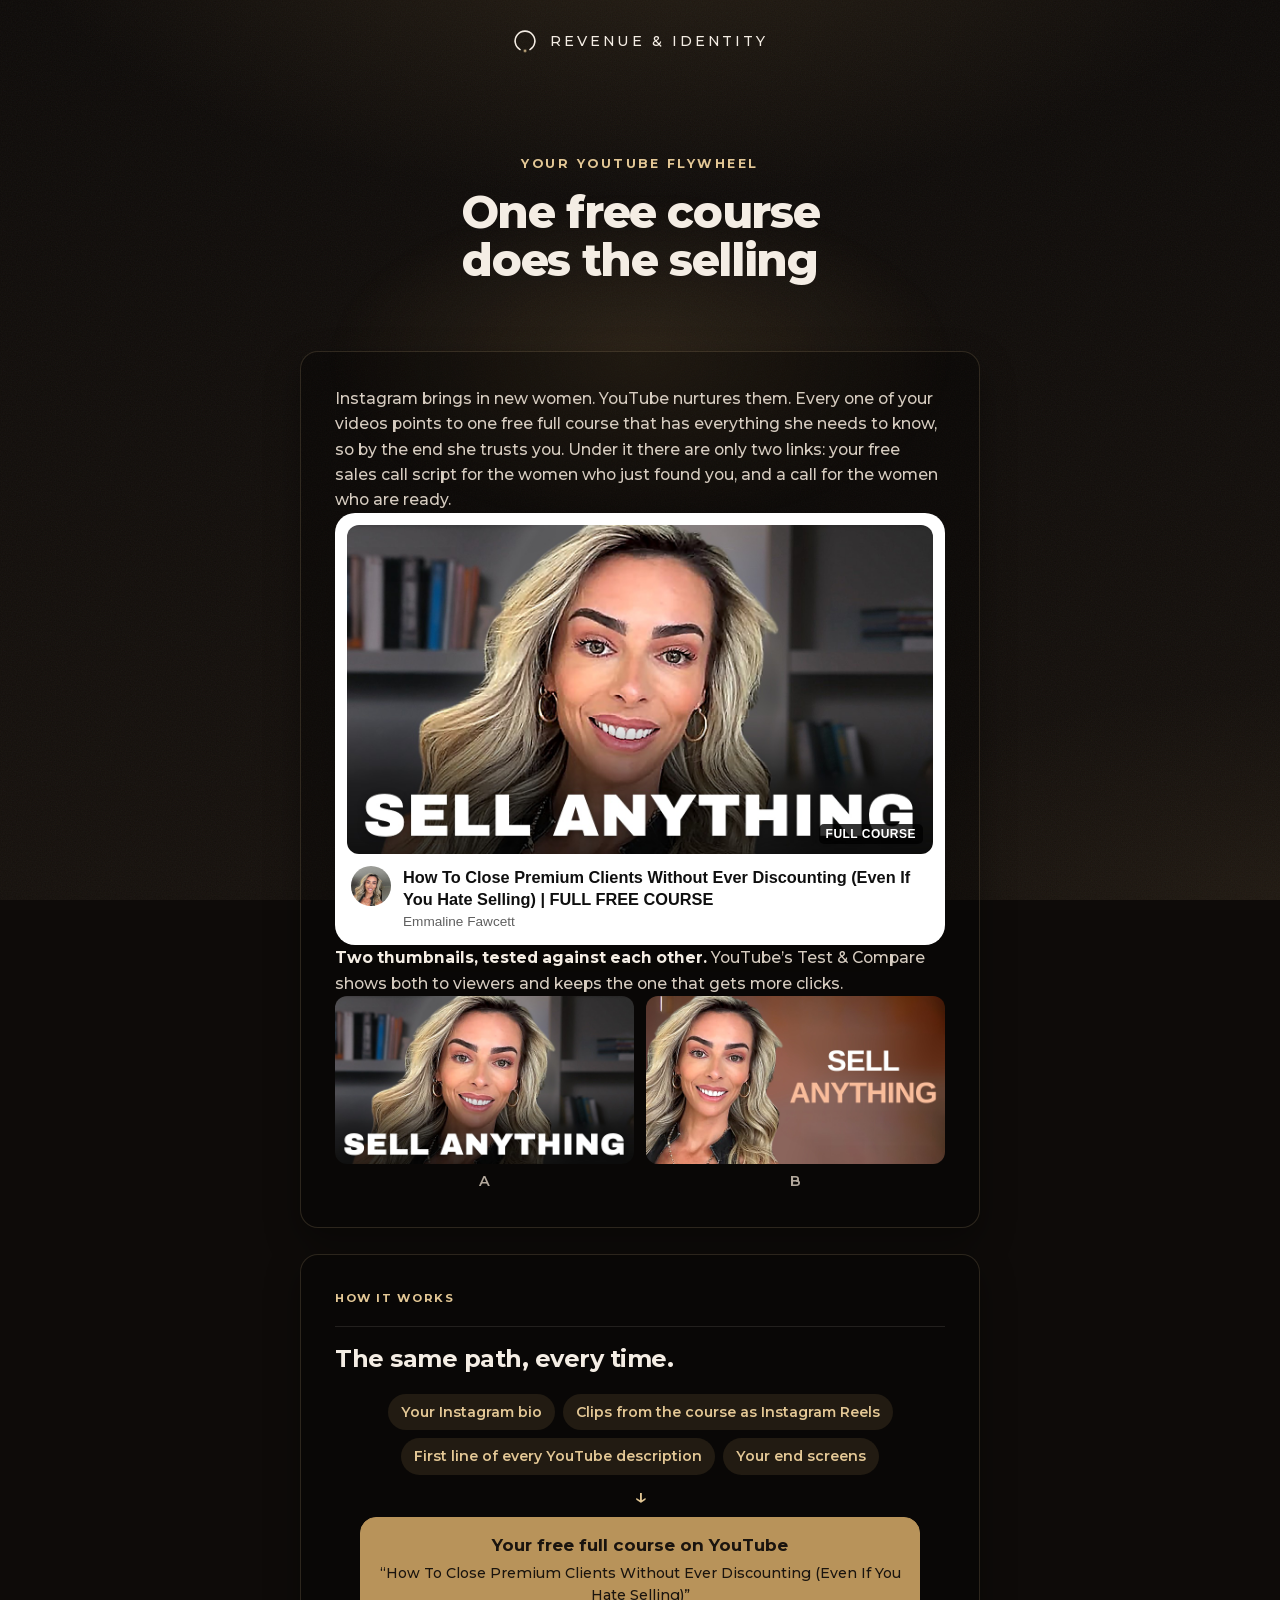
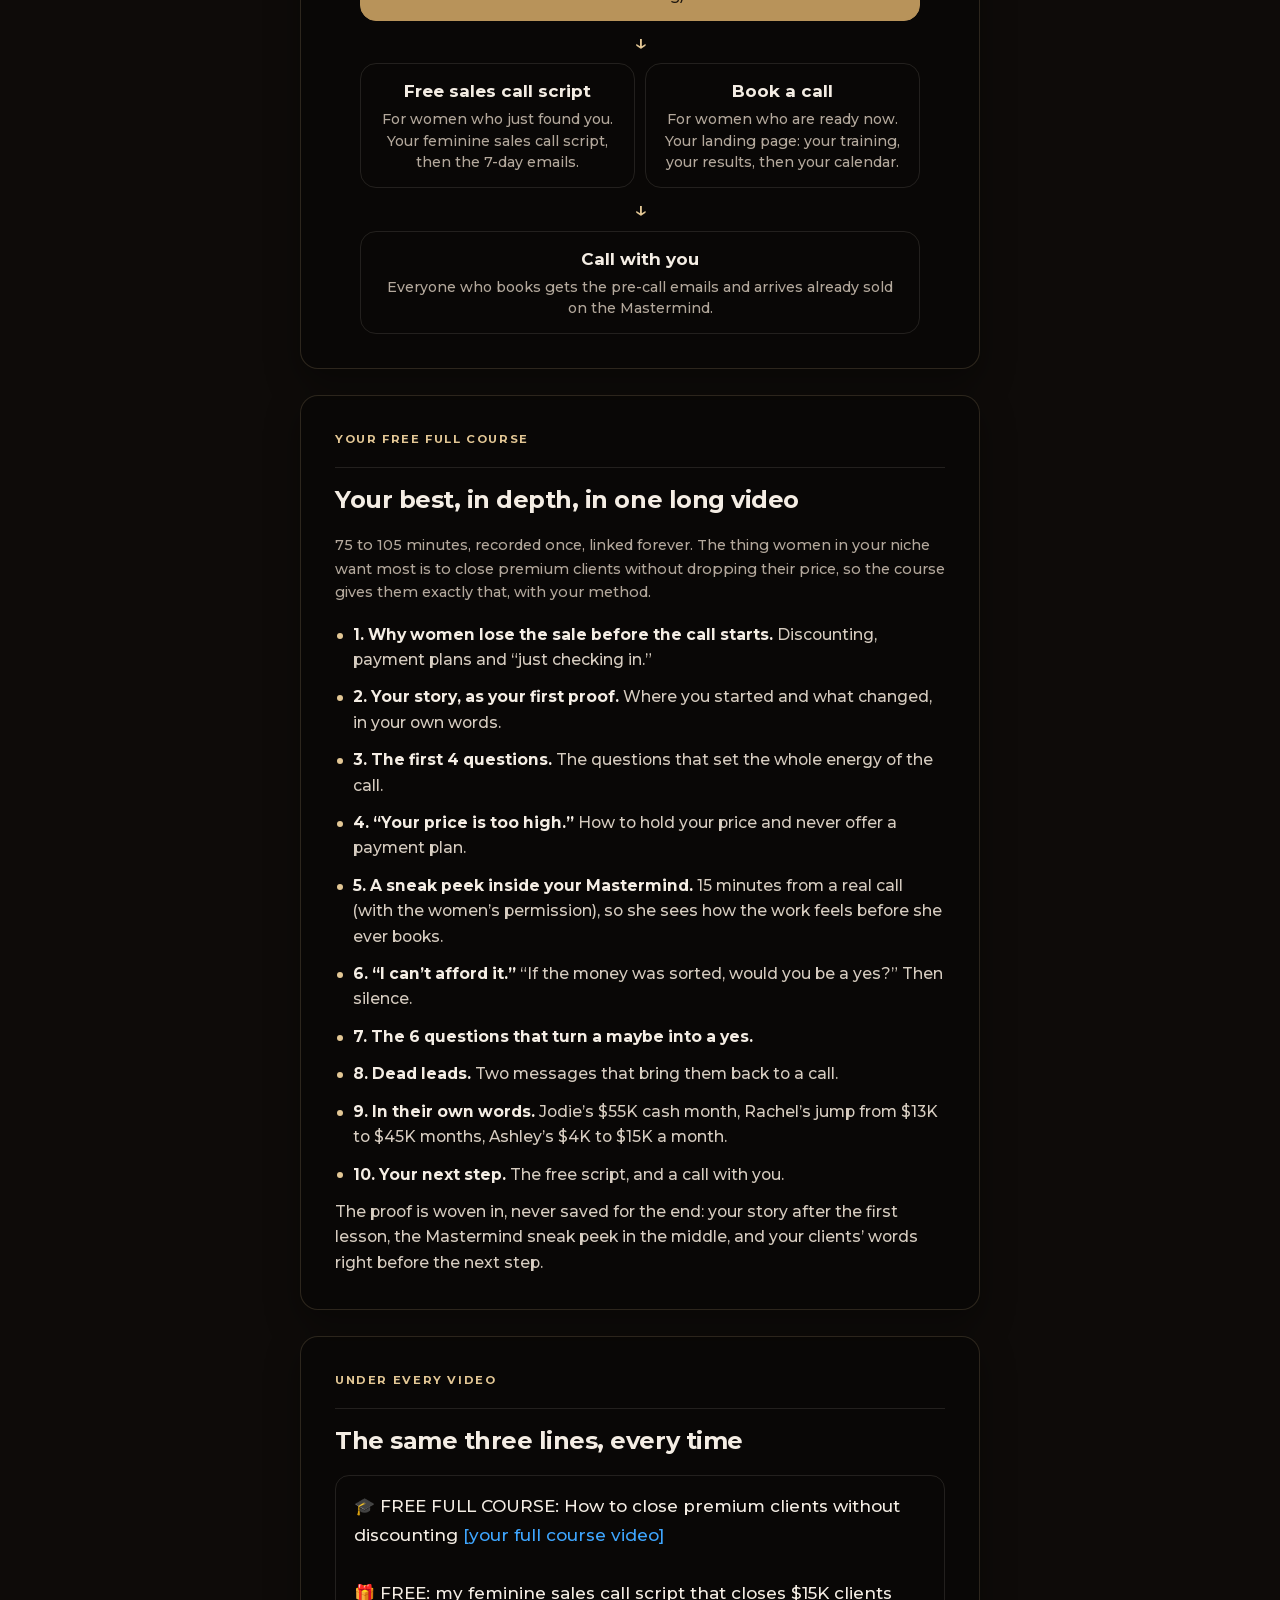
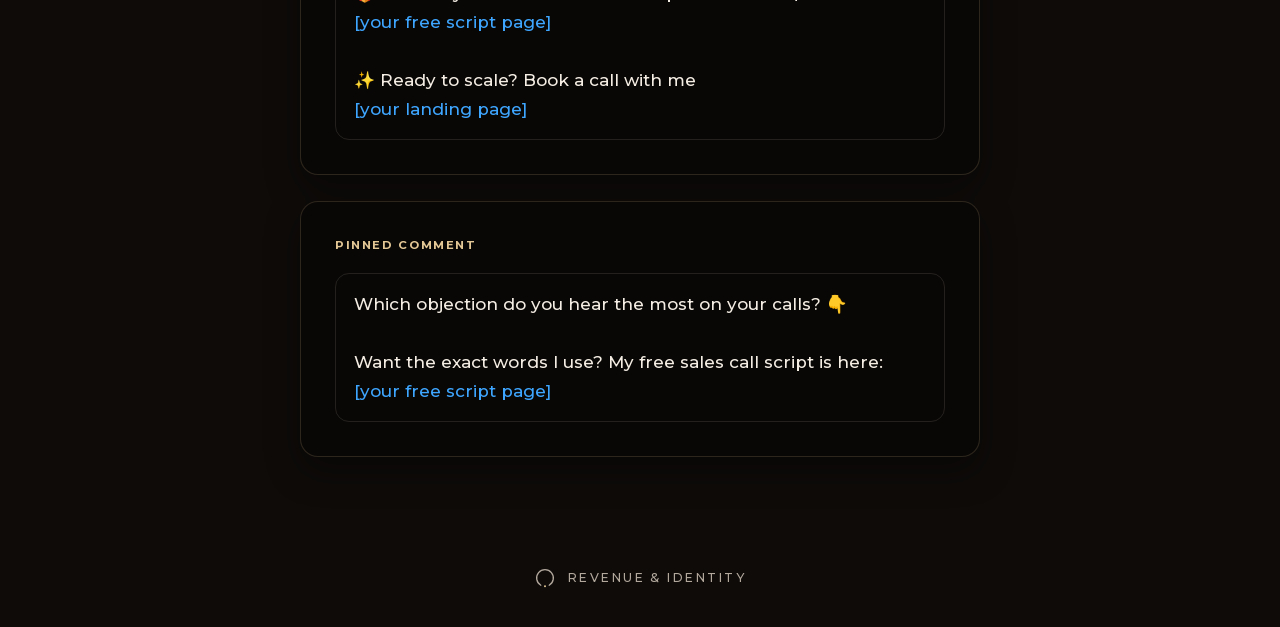
<file: youtube-flywheel/index.html>
<!doctype html>
<html lang="en">
<head>
  <meta charset="utf-8" />
  <meta name="viewport" content="width=device-width, initial-scale=1" />
  <title>YouTube flywheel · Revenue &amp; Identity</title>
  <meta name="robots" content="noindex" />
  <script>document.documentElement.className += " js";</script>
  <link rel="icon" href="../assets/img/favicon.png" type="image/png" />
  <link rel="stylesheet" href="../assets/vendor/lenis.css" />
  <link rel="stylesheet" href="../vsl/vsl.css" />
  <link rel="stylesheet" href="../opted-in/opted-in.css" />
  <link rel="stylesheet" href="../assets/brand.css" />
  <style>
    .yt{background:#fff;border-radius:20px;padding:12px;box-shadow:0 24px 60px -40px rgba(0,0,0,.6)}
    .yt__thumb{position:relative;border-radius:12px;overflow:hidden}.yt__thumb img{display:block;width:100%;aspect-ratio:16/9;object-fit:cover}
    .yt__badge{position:absolute;right:10px;bottom:10px;background:rgba(0,0,0,.8);color:#fff;font:700 .75rem/1 Arial,sans-serif;padding:4px 7px;border-radius:5px;letter-spacing:.04em}
    .yt__meta{display:flex;gap:12px;align-items:flex-start;padding:12px 4px 4px}.yt__meta img{width:40px;height:40px;border-radius:50%;object-fit:cover;flex:none}
    .yt__meta b{display:block;font:600 1.02rem/1.35 Roboto,Arial,sans-serif;color:#0f0f0f}.yt__meta small{display:block;margin-top:4px;color:#606060;font:400 .85rem Roboto,Arial,sans-serif}
    .wheel{display:grid;gap:10px;justify-items:center;text-align:center;margin-top:8px}
    .node{border:1px solid var(--hair);border-radius:16px;padding:14px 18px;width:100%;max-width:560px}
    .node b{display:block}.node small{display:block;color:var(--muted);margin-top:4px;line-height:1.5}
    .node--hub{background:var(--accent);border-color:var(--accent)}.node--hub b,.node--hub small{color:var(--accent-ink)}
    .arrow-d{color:var(--accent-text);font-size:1.4rem;line-height:1}
    .two{display:grid;grid-template-columns:1fr 1fr;gap:10px;width:100%;max-width:560px}.two .node{max-width:none}
    .feeds{display:flex;flex-wrap:wrap;gap:8px;justify-content:center}.feeds span{background:var(--accent-soft);color:var(--accent-text);border-radius:999px;padding:7px 13px;font-weight:600;font-size:.88rem}
    .desc{border:1px solid var(--hair);border-radius:14px;padding:16px 18px;line-height:1.7;white-space:pre-line}
    .desc .ln{color:#3ea6ff}
    @media (max-width:560px){.two{grid-template-columns:1fr}}
  </style>
<script data-topfix>try{if("scrollRestoration" in history)history.scrollRestoration="manual"}catch(e){}addEventListener("load",function(){if(!location.hash){scrollTo(0,0);setTimeout(function(){scrollTo(0,0)},50)}});</script>
</head>
<body>
  <header class="brandbar">
    <div class="brand">
      <svg class="seal seal--animate" viewBox="0 0 100 100" role="img" aria-label="Revenue &amp; Identity"><path class="seal__arc" d="M31 82.9 A38 38 0 1 1 69 82.9" /><circle class="seal__dot" cx="50" cy="88" r="4.6" /></svg>
      <span class="brand__word">Revenue &amp; Identity</span>
    </div>
  </header>
  <main class="page"><section class="seq"><div class="seq__glow" aria-hidden="true"></div><div class="container">
    <header class="seq__intro">
      <p class="seq__eyebrow reveal">Your YouTube flywheel</p>
      <h1 class="seq__title reveal" style="--i:1">One free course does the selling</h1>
    </header>
    <div class="seq__list">

      <article class="email reveal">
        <div class="email__body"><p>Instagram brings in new women. YouTube nurtures them. Every one of your videos points to one free full course that has everything she needs to know, so by the end she trusts you. Under it there are only two links: your free sales call script for the women who just found you, and a call for the women who are ready.</p></div>
        <div class="yt">
          <div class="yt__thumb"><img src="../assets/img/course-thumb.jpg" alt="Thumbnail for Emmaline's free full course" /><span class="yt__badge">FULL COURSE</span></div>
          <div class="yt__meta"><img src="../assets/img/pfp.jpg" alt="" /><div><b>How To Close Premium Clients Without Ever Discounting (Even If You Hate Selling) | FULL FREE COURSE</b><small>Emmaline Fawcett</small></div></div>
        </div>
        <div class="email__body"><p><b>Two thumbnails, tested against each other.</b> YouTube&rsquo;s Test &amp; Compare shows both to viewers and keeps the one that gets more clicks.</p></div>
        <div class="thumbs2"><figure><img src="../assets/img/course-thumb.jpg" alt="Thumbnail A"><figcaption>A</figcaption></figure><figure><img src="../assets/img/course-thumb-2.jpg" alt="Thumbnail B"><figcaption>B</figcaption></figure></div>
        <style>.thumbs2{display:grid;grid-template-columns:1fr 1fr;gap:12px}.thumbs2 figure{margin:0;display:grid;gap:6px;text-align:center}.thumbs2 img{width:100%;aspect-ratio:16/9;object-fit:cover;border-radius:12px;display:block}.thumbs2 figcaption{color:var(--muted);font-weight:600;font-size:.9rem}@media (max-width:560px){.thumbs2{grid-template-columns:1fr}}</style>
      </article>

      <article class="email reveal">
        <div class="email__head"><span class="email__tag">How it works</span></div>
        <h2 class="email__subject">The same path, every time.</h2>
        <div class="wheel">
          <div class="feeds"><span>Your Instagram bio</span><span>Clips from the course as Instagram Reels</span><span>First line of every YouTube description</span><span>Your end screens</span></div>
          <div class="arrow-d">&darr;</div>
          <div class="node node--hub"><b>Your free full course on YouTube</b><small>&ldquo;How To Close Premium Clients Without Ever Discounting (Even If You Hate Selling)&rdquo;</small></div>
          <div class="arrow-d">&darr;</div>
          <div class="two">
            <div class="node"><b>Free sales call script</b><small>For women who just found you. Your feminine sales call script, then the 7-day emails.</small></div>
            <div class="node"><b>Book a call</b><small>For women who are ready now. Your landing page: your training, your results, then your calendar.</small></div>
          </div>
          <div class="arrow-d">&darr;</div>
          <div class="node"><b>Call with you</b><small>Everyone who books gets the pre-call emails and arrives already sold on the Mastermind.</small></div>
        </div>
      </article>

      <article class="email reveal">
        <div class="email__head"><span class="email__tag">Your free full course</span></div>
        <h2 class="email__subject">Your best, in depth, in one long video</h2>
        <p class="email__pv">75 to 105 minutes, recorded once, linked forever. The thing women in your niche want most is to close premium clients without dropping their price, so the course gives them exactly that, with your method.</p>
        <div class="email__body">
          <p class="li"><b>1. Why women lose the sale before the call starts.</b> Discounting, payment plans and &ldquo;just checking in.&rdquo;</p>
          <p class="li"><b>2. Your story, as your first proof.</b> Where you started and what changed, in your own words.</p>
          <p class="li"><b>3. The first 4 questions.</b> The questions that set the whole energy of the call.</p>
          <p class="li"><b>4. &ldquo;Your price is too high.&rdquo;</b> How to hold your price and never offer a payment plan.</p>
          <p class="li"><b>5. A sneak peek inside your Mastermind.</b> 15 minutes from a real call (with the women&rsquo;s permission), so she sees how the work feels before she ever books.</p>
          <p class="li"><b>6. &ldquo;I can&rsquo;t afford it.&rdquo;</b> &ldquo;If the money was sorted, would you be a yes?&rdquo; Then silence.</p>
          <p class="li"><b>7. The 6 questions that turn a maybe into a yes.</b></p>
          <p class="li"><b>8. Dead leads.</b> Two messages that bring them back to a call.</p>
          <p class="li"><b>9. In their own words.</b> Jodie&rsquo;s $55K cash month, Rachel&rsquo;s jump from $13K to $45K months, Ashley&rsquo;s $4K to $15K a month.</p>
          <p class="li"><b>10. Your next step.</b> The free script, and a call with you.</p>
          <p>The proof is woven in, never saved for the end: your story after the first lesson, the Mastermind sneak peek in the middle, and your clients&rsquo; words right before the next step.</p>
        </div>
      </article>

      <article class="email reveal">
        <div class="email__head"><span class="email__tag">Under every video</span></div>
        <h2 class="email__subject">The same three lines, every time</h2>
        <div class="desc">&#127891; FREE FULL COURSE: How to close premium clients without discounting <span class="ln">[your full course video]</span>

&#127873; FREE: my feminine sales call script that closes $15K clients
<span class="ln">[your free script page]</span>

&#10024; Ready to scale? Book a call with me
<span class="ln">[your landing page]</span></div>
      </article>

      <article class="email reveal">
        <div class="email__head"><span class="email__tag">Pinned comment</span></div>
        <div class="desc">Which objection do you hear the most on your calls? &#128071;

Want the exact words I use? My free sales call script is here: <span class="ln">[your free script page]</span></div>
      </article>

    </div>
  </div></section></main>
  <footer class="brandfoot">
    <div class="brand">
      <svg class="seal" viewBox="0 0 100 100" aria-hidden="true"><path class="seal__arc" d="M31 82.9 A38 38 0 1 1 69 82.9" /><circle class="seal__dot" cx="50" cy="88" r="4.6" /></svg>
      <span class="brand__word">Revenue &amp; Identity</span>
    </div>
  </footer>
  <script src="../assets/vendor/lenis.min.js"></script>
  <script src="../vsl/vsl.js"></script>
</body>
</html>
</file>
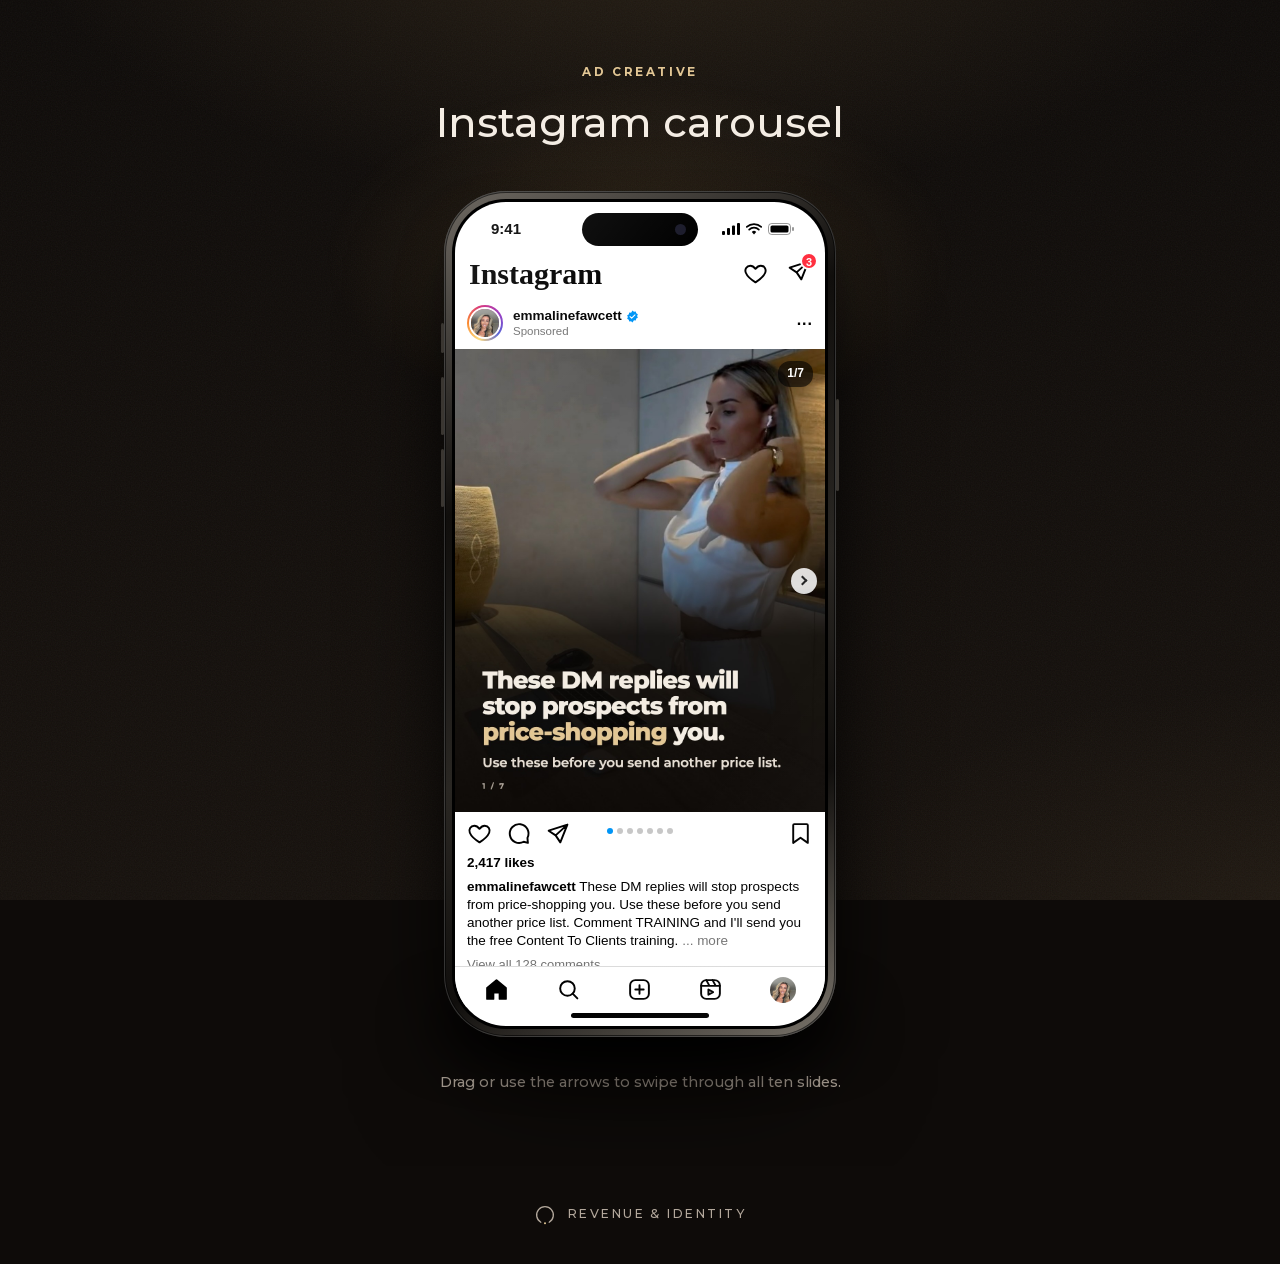
<file: carousel/phone/index.html>
<!doctype html>
<html lang="en">
<head>
  <meta charset="utf-8" />
  <meta name="viewport" content="width=device-width, initial-scale=1" />
  <title>Instagram carousel · Revenue &amp; Identity</title>
  <meta name="robots" content="noindex" />
  <script>document.documentElement.className += " js";</script>
  <link rel="icon" href="../../assets/img/favicon.png" type="image/png" />
  <link rel="stylesheet" href="../../vsl/vsl.css" />
  <link rel="stylesheet" href="../../assets/brand.css" />
  <link rel="stylesheet" href="../../assets/phone.css" />
<script data-topfix>try{if("scrollRestoration" in history)history.scrollRestoration="manual"}catch(e){}addEventListener("load",function(){if(!location.hash){scrollTo(0,0);setTimeout(function(){scrollTo(0,0)},50)}});</script>
</head>
<body>
  <main class="page">
    <section class="sa">
      <div class="sa__glow" aria-hidden="true"></div>
      <div class="sa__intro">
        <p class="eyebrow reveal">Ad creative</p>
        <h1 class="sa__title reveal" style="--i:1">Instagram carousel</h1>
      </div>
      <div class="stage">
        <div class="phone-wrap reveal rv" id="pw">
          <div class="iphone">
            <span class="btn-side l" style="top:132px;height:30px"></span><span class="btn-side l" style="top:186px;height:58px"></span><span class="btn-side l" style="top:258px;height:58px"></span><span class="btn-side r" style="top:208px;height:92px"></span>
            <div class="screen">
              <div class="status"><span>9:41</span><span class="island"></span><span class="ic"><svg viewBox="0 0 18 12"><rect x="0" y="8" width="3" height="4" rx="1" fill="#000"/><rect x="5" y="5" width="3" height="7" rx="1" fill="#000"/><rect x="10" y="2.5" width="3" height="9.5" rx="1" fill="#000"/><rect x="15" y="0" width="3" height="12" rx="1" fill="#000"/></svg><svg viewBox="0 0 16 12"><path d="M8 11.5l2.2-2.6a3.2 3.2 0 0 0-4.4 0z" fill="#000"/><path d="M3.2 6.6a6.8 6.8 0 0 1 9.6 0" stroke="#000" stroke-width="1.8" fill="none" stroke-linecap="round"/><path d="M.8 3.9a10.5 10.5 0 0 1 14.4 0" stroke="#000" stroke-width="1.8" fill="none" stroke-linecap="round"/></svg><svg viewBox="0 0 27 12"><rect x=".5" y=".5" width="22" height="11" rx="3.2" fill="none" stroke="#000" opacity=".4"/><rect x="2.5" y="2.5" width="18" height="7" rx="1.6" fill="#000"/><rect x="24" y="4" width="2" height="4" rx="1" fill="#000" opacity=".4"/></svg></span></div>
              <div class="ig-top"><span class="ig-logo">Instagram</span><span class="ic"><svg viewBox="0 0 24 24"><path d="M12 20.5s-7.5-4.6-9.3-9.2C1.4 8 3.4 4.5 7 4.5c2.1 0 3.6 1.2 5 3 1.4-1.8 2.9-3 5-3 3.6 0 5.6 3.5 4.3 6.8-1.8 4.6-9.3 9.2-9.3 9.2z"/></svg><span style="position:relative"><svg viewBox="0 0 24 24"><path d="M21.5 3.5L10.2 13.8M21.5 3.5l-6.8 17-4.5-6.7-6.7-4.5z"/></svg><span class="ig-badge">3</span></span></span></div>
              <div class="feed">
                <div class="post-head"><span class="avatar-ring"><img src="../../assets/img/pfp.jpg" alt="" /></span><span class="who"><b>emmalinefawcett <svg class="verified" viewBox="0 0 24 24"><path fill="#0095F6" d="M12 1l2.6 2.2 3.4-.4.9 3.3 3 1.7-1.4 3.2 1.4 3.2-3 1.7-.9 3.3-3.4-.4L12 23l-2.6-2.2-3.4.4-.9-3.3-3-1.7L3.5 13 2.1 9.8l3-1.7.9-3.3 3.4.4z"/><path d="M7.5 12.2l3 3 6-6" stroke="#fff" stroke-width="2" fill="none" stroke-linecap="round" stroke-linejoin="round"/></svg></b><small>Sponsored</small></span><span class="dots3">&middot;&middot;&middot;</span></div>
                <div class="post-media post-media--car"><div class="ctrack" id="ctrack"><img src="../../assets/img/ads/slide-1.jpg" alt="Slide 1" draggable="false" /><img src="../../assets/img/ads/slide-2.jpg" alt="Slide 2" draggable="false" /><img src="../../assets/img/ads/slide-3.jpg" alt="Slide 3" draggable="false" /><img src="../../assets/img/ads/slide-4.jpg" alt="Slide 4" draggable="false" /><img src="../../assets/img/ads/slide-5.jpg" alt="Slide 5" draggable="false" /><img src="../../assets/img/ads/slide-6.jpg" alt="Slide 6" draggable="false" /><img src="../../assets/img/ads/slide-7.jpg" alt="Slide 7" draggable="false" /></div><button class="cnav prev" id="cprev" type="button" aria-label="Previous" disabled></button><button class="cnav next" id="cnext" type="button" aria-label="Next"></button><span class="ig-count"><span id="ccur">1</span>/7</span></div>
                <div class="actions"><svg viewBox="0 0 24 24"><path d="M12 20.5s-7.5-4.6-9.3-9.2C1.4 8 3.4 4.5 7 4.5c2.1 0 3.6 1.2 5 3 1.4-1.8 2.9-3 5-3 3.6 0 5.6 3.5 4.3 6.8-1.8 4.6-9.3 9.2-9.3 9.2z"/></svg><svg viewBox="0 0 24 24"><path d="M20.6 16.2A9 9 0 1 0 17 19.9L21 21z"/></svg><svg viewBox="0 0 24 24"><path d="M21.5 3.5L10.2 13.8M21.5 3.5l-6.8 17-4.5-6.7-6.7-4.5z"/></svg><span class="cdots" id="cdots"><span class="on"></span><span></span><span></span><span></span><span></span><span></span><span></span></span><span class="spacer"></span><svg viewBox="0 0 24 24"><path d="M19 21l-7-5-7 5V4a1 1 0 0 1 1-1h12a1 1 0 0 1 1 1z"/></svg></div>
                <p class="likes">2,417 likes</p>
                <p class="caption"><b>emmalinefawcett</b> These DM replies will stop prospects from price-shopping you. Use these before you send another price list. Comment TRAINING and I&#39;ll send you the free Content To Clients training. <span class="more">... more</span></p>
                <p class="comments">View all 128 comments</p>
                <p class="stamp">2 hours ago</p>
              </div>
              <div class="tabbar"><svg viewBox="0 0 24 24"><path d="M3 10.5L12 3l9 7.5V21h-6v-6H9v6H3z" fill="#000"/></svg><svg viewBox="0 0 24 24"><circle cx="11" cy="11" r="7"/><path d="M20.5 20.5l-4.5-4.5"/></svg><svg viewBox="0 0 24 24"><rect x="3" y="3" width="18" height="18" rx="5"/><path d="M12 8v8M8 12h8"/></svg><svg viewBox="0 0 24 24"><rect x="3" y="3" width="18" height="18" rx="5"/><path d="M3 8.5h18M8 3l3 5.5M14 3l3 5.5M10 12v5l4.5-2.5z"/></svg><img class="me" src="../../assets/img/pfp.jpg" alt="" /></div>
              <div class="homebar"></div>
            </div>
          </div>
          
        </div>
      </div>
      <p class="hint">Drag or use the arrows to swipe through all ten slides.</p>
    </section>
  </main>
  <footer class="brandfoot">
    <div class="brand">
      <svg class="seal" viewBox="0 0 100 100" aria-hidden="true"><path class="seal__arc" d="M31 82.9 A38 38 0 1 1 69 82.9" /><circle class="seal__dot" cx="50" cy="88" r="4.6" /></svg>
      <span class="brand__word">Revenue &amp; Identity</span>
    </div>
  </footer>
  <script src="../../vsl/vsl.js"></script>
  <script>
(function(){var t=document.getElementById("ctrack"),p=document.getElementById("cprev"),n=document.getElementById("cnext"),c=document.getElementById("ccur"),d=document.querySelectorAll("#cdots span"),w=document.getElementById("pw");
function cur(){return Math.round(t.scrollLeft/t.clientWidth);}
function upd(){var i=cur();c.textContent=i+1;p.disabled=i===0;n.disabled=i===6;d.forEach(function(s,k){s.classList.toggle("on",k===i)});if(i>0)w.classList.add("swiped");}
function go(i){t.scrollTo({left:i*t.clientWidth,behavior:"smooth"});}
p.onclick=function(){go(cur()-1)};n.onclick=function(){go(cur()+1)};t.addEventListener("scroll",function(){requestAnimationFrame(upd)});
document.addEventListener("keydown",function(e){if(e.key==="ArrowRight")go(cur()+1);if(e.key==="ArrowLeft")go(cur()-1);});
var down=false,sx=0,sl=0;t.addEventListener("pointerdown",function(e){if(e.pointerType!=="mouse")return;down=true;sx=e.clientX;sl=t.scrollLeft;t.style.scrollSnapType="none";});
window.addEventListener("pointermove",function(e){if(down)t.scrollLeft=sl-(e.clientX-sx);});
window.addEventListener("pointerup",function(e){if(!down)return;down=false;t.style.scrollSnapType="";var dx=e.clientX-sx;var i=Math.round(sl/t.clientWidth)+(dx<-40?1:dx>40?-1:0);go(Math.max(0,Math.min(9,i)));});})();
</script>
</body>
</html>
</file>
<file: assets/vendor/lenis.css>
html.lenis,html.lenis body{height:auto}.lenis.lenis-smooth{scroll-behavior:auto!important}.lenis.lenis-smooth [data-lenis-prevent]{overscroll-behavior:contain}.lenis.lenis-stopped{overflow:hidden}.lenis.lenis-smooth iframe{pointer-events:none}
</file>
<file: vsl/vsl.css>
/* =========================================================================
   Revenue & Identity · funnel base (system B) · shared by vsl/, thank-you/,
   offer/ and the specimen doc pages. Tokens live in assets/brand.css.
   Canvas: one continuous page-level gradient (no section seams), a low red
   bloom behind the hero, fine grain.
   ========================================================================= */
* { margin: 0; padding: 0; box-sizing: border-box; }
html { min-height: 100%; background: var(--bg); }
body { min-height: 100svh; background: transparent; color: var(--ink); -webkit-font-smoothing: antialiased; font-size: 17px; line-height: 1.6; }
body::before {
  content: ""; position: fixed; inset: 0; z-index: -2; pointer-events: none;
  background:
    radial-gradient(80% 55% at 50% -12%, rgba(184, 147, 90, 0.16), transparent 62%),
    radial-gradient(60% 40% at 100% 100%, rgba(184, 147, 90, 0.06), transparent 60%),
    linear-gradient(180deg, var(--bg) 0%, var(--bg-2) 100%);
}
body::after {
  content: ""; position: fixed; inset: 0; z-index: -1; pointer-events: none; opacity: 0.05;
  background-image: url("data:image/svg+xml,%3Csvg xmlns='http://www.w3.org/2000/svg' width='140' height='140'%3E%3Cfilter id='n'%3E%3CfeTurbulence type='fractalNoise' baseFrequency='0.8' numOctaves='2' stitchTiles='stitch'/%3E%3C/filter%3E%3Crect width='100%25' height='100%25' filter='url(%23n)'/%3E%3C/svg%3E");
  background-size: 140px 140px;
}
img { display: block; }
a { color: inherit; }
.container { width: 100%; max-width: 1080px; margin-inline: auto; padding-inline: var(--gutter); }

/* ------------------------------- Reveal --------------------------------- */
html.js .reveal { opacity: 0; transform: translateY(22px); transition: opacity 0.7s var(--ease), transform 0.7s var(--ease); transition-delay: calc(var(--i, 0) * 80ms); }
html.js .reveal.is-in { opacity: 1; transform: none; }
html.js .reveal--pop { transform: translateY(18px) scale(0.97); }
.reveal--mask { overflow: hidden; }
@media (prefers-reduced-motion: reduce) { .reveal { opacity: 1; transform: none; transition: none; } }

/* ------------------------------- Type ----------------------------------- */
.eyebrow { font-family: var(--sans); font-size: 0.74rem; font-weight: 700; letter-spacing: 0.22em; text-transform: uppercase; color: var(--accent-text); margin: 0 0 18px; }
.h2 { font-family: var(--display); font-weight: 500; font-size: clamp(1.9rem, 4.2vw, 2.9rem); line-height: 1.1; letter-spacing: -0.015em; color: var(--ink); text-wrap: balance; }
.h2 em { font-style: italic; color: var(--accent-text); }
.lede { font-size: clamp(1.02rem, 1.6vw, 1.15rem); color: var(--muted); max-width: 600px; margin: 18px auto 0; }
.sec { padding: clamp(64px, 11vh, 120px) 0; }
.sec__head { text-align: center; margin-bottom: clamp(40px, 7vh, 64px); }

/* -------------------------------- Hero ---------------------------------- */
.hero { text-align: center; max-width: 980px; margin-inline: auto; padding: clamp(52px, 10vh, 112px) var(--gutter) 0; }
.hero__eyebrow { animation: up 0.9s var(--ease) both; }
.hero__title { font-family: var(--display); font-weight: 500; font-size: clamp(2.1rem, 4.6vw, 3.55rem); line-height: 1.1; letter-spacing: -0.02em; color: var(--ink); text-wrap: balance; animation: up 0.9s var(--ease) 0.06s both; }
.hero__title em { font-style: italic; color: var(--accent-text); }
.hero__title .dim { display: block; margin-top: 10px; font-family: var(--sans); font-weight: 500; font-size: 0.42em; letter-spacing: 0; line-height: 1.4; color: var(--muted); }
.hero__sub { font-size: clamp(1.02rem, 1.8vw, 1.18rem); color: var(--muted); margin: 22px auto 0; max-width: 560px; animation: up 0.9s var(--ease) 0.14s both; }
@keyframes up { from { opacity: 0; transform: translateY(16px); } to { opacity: 1; transform: none; } }
@media (prefers-reduced-motion: reduce) { .hero__eyebrow, .hero__title, .hero__sub { animation: none; } }

/* ------------------------------- Video ---------------------------------- */
.video { margin: clamp(36px, 6vh, 56px) auto 0; max-width: 820px; width: 100%; padding-inline: var(--gutter); }
.video__frame { position: relative; display: block; width: 100%; aspect-ratio: 16 / 9; border-radius: 18px; overflow: hidden; background: #000;
  border: 1px solid var(--hair); box-shadow: 0 40px 90px -30px rgba(0, 0, 0, 0.8), 0 0 0 1px rgba(184, 147, 90, 0.08); }
.video__frame img { position: absolute; inset: 0; width: 100%; height: 100%; object-fit: cover; transition: transform 0.8s var(--ease); }
.video__frame:hover img { transform: scale(1.025); }
.video__scrim { position: absolute; inset: 0; background: radial-gradient(60% 60% at 50% 50%, rgba(0, 0, 0, 0.05), rgba(0, 0, 0, 0.45)); }
.play { position: absolute; top: 50%; left: 50%; width: 84px; height: 84px; border-radius: 50%; transform: translate(-50%, -50%);
  background: var(--accent); box-shadow: 0 16px 40px -8px rgba(184, 147, 90, 0.6); transition: transform 0.3s var(--ease); }
.play::before { content: ""; position: absolute; top: 50%; left: 54%; transform: translate(-50%, -50%); border-style: solid; border-width: 13px 0 13px 21px; border-color: transparent transparent transparent var(--accent-ink); }
.video__frame:hover .play { transform: translate(-50%, -50%) scale(1.06); }
.video__bar { position: absolute; left: 0; right: 0; bottom: 0; height: 4px; background: rgba(244, 237, 228, 0.18); }
.video__bar span { display: block; height: 100%; width: 0; background: var(--accent); }

/* ------------------------------ Buttons --------------------------------- */
.cta { text-align: center; margin-top: clamp(30px, 5vh, 44px); padding-inline: var(--gutter); }
.btn-apply { display: inline-flex; align-items: center; justify-content: center; gap: 10px; min-height: 58px; padding: 18px 42px; border: 0; border-radius: 999px;
  background: var(--accent); color: var(--accent-ink); font-family: var(--sans); font-size: 1.08rem; font-weight: 700; letter-spacing: 0.01em; cursor: pointer; text-decoration: none;
  position: relative; overflow: hidden; box-shadow: 0 18px 40px -14px rgba(184, 147, 90, 0.7); transition: transform 0.25s var(--ease), box-shadow 0.25s var(--ease); }
.btn-apply::after { content: ""; position: absolute; inset: 0; transform: translateX(-120%); background: linear-gradient(120deg, transparent, rgba(255, 247, 242, 0.25), transparent); transition: transform 0.7s var(--ease); }
.btn-apply:hover { transform: translateY(-2px); box-shadow: 0 24px 50px -14px rgba(184, 147, 90, 0.85); }
.btn-apply:hover::after { transform: translateX(120%); }
.btn-apply:active { transform: scale(0.98); }
.btn-apply .arr { width: 8px; height: 8px; border-right: 2px solid currentColor; border-bottom: 2px solid currentColor; transform: rotate(-45deg); display: inline-block; }

/* -------------------------- Video case cards ---------------------------- */
.grid2 { display: grid; grid-template-columns: repeat(2, 1fr); gap: clamp(18px, 2.6vw, 30px); max-width: 940px; margin-inline: auto; }
.ccard { display: block; text-align: center; padding: 12px; border-radius: 20px; background: var(--surface); border: 1px solid var(--hair-soft); transition: transform 0.4s var(--ease), border-color 0.4s var(--ease); }
.ccard:hover { transform: translateY(-4px); border-color: rgba(227, 199, 149, 0.3); }
.ccard__thumb { position: relative; display: block; border-radius: 14px; overflow: hidden; aspect-ratio: 16 / 9; background: #000; }
.ccard__thumb img { width: 100%; height: 100%; object-fit: cover; transition: transform 0.6s var(--ease); }
.ccard:hover .ccard__thumb img { transform: scale(1.04); }
.ccard__play { position: absolute; top: 50%; left: 50%; width: 54px; height: 54px; border-radius: 50%; transform: translate(-50%, -50%); background: rgba(13, 11, 11, 0.55); border: 1px solid rgba(244, 237, 228, 0.35); backdrop-filter: blur(6px); }
.ccard__play::before { content: ""; position: absolute; top: 50%; left: 54%; transform: translate(-50%, -50%); border-style: solid; border-width: 8px 0 8px 13px; border-color: transparent transparent transparent var(--ink); }
.ccard:hover .ccard__play { background: var(--accent); border-color: var(--accent); }
.ccard__name { display: block; margin: 16px 0 4px; font-size: 0.72rem; font-weight: 700; letter-spacing: 0.18em; text-transform: uppercase; color: var(--accent-text); }
.ccard__cap { display: block; padding: 0 10px 8px; font-size: 1.02rem; font-weight: 500; line-height: 1.4; color: var(--ink); }
.ccard--hero { max-width: 820px; margin-inline: auto; }

.swapcard { max-width: 940px; margin: 0 auto; padding: clamp(36px, 6vw, 56px) 24px; border: 1px dashed rgba(244, 237, 228, 0.22); border-radius: 20px; text-align: center; color: var(--muted); font-size: 0.98rem; }
.swapcard b { display: block; margin-bottom: 8px; color: var(--ink); font-family: var(--display); font-weight: 500; font-size: 1.35rem; }

/* ------------------------------ Proof grid ------------------------------ */
.proof { display: grid; grid-template-columns: repeat(4, 1fr); gap: clamp(10px, 1.6vw, 18px); max-width: 1000px; margin: 0 auto; }
.proof figure { aspect-ratio: 3 / 4; border-radius: 14px; overflow: hidden; background: var(--surface); border: 1px solid var(--hair-soft); }
.proof img { width: 100%; height: 100%; object-fit: cover; transition: transform 0.6s var(--ease); }
.proof figure:hover img { transform: scale(1.04); }

/* ------------------------------- Pillars -------------------------------- */
.pillars { display: grid; grid-template-columns: repeat(3, 1fr); gap: clamp(16px, 2vw, 24px); max-width: 1040px; margin: 0 auto; }
.pillar { padding: 32px 28px 34px; border-radius: 20px; background: linear-gradient(180deg, var(--surface-2), var(--surface)); border: 1px solid var(--hair-soft); text-align: left; transition: transform 0.4s var(--ease), border-color 0.4s var(--ease); }
.pillar:hover { transform: translateY(-4px); border-color: rgba(227, 199, 149, 0.28); }
.pillar__n { font-family: var(--display); font-style: italic; font-weight: 500; font-size: 2.3rem; line-height: 1; color: var(--accent-text); }
.pillar__t { margin: 20px 0 10px; font-family: var(--display); font-weight: 500; font-size: 1.5rem; line-height: 1.15; color: var(--ink); }
.pillar__d { color: var(--muted); font-size: 1rem; line-height: 1.6; }

/* ------------------------------ Guarantee ------------------------------- */
.promise { max-width: 760px; margin: 0 auto; text-align: center; padding: clamp(36px, 6vw, 56px) clamp(24px, 5vw, 56px); border-radius: 24px;
  background: radial-gradient(120% 120% at 50% 0%, rgba(184, 147, 90, 0.14), transparent 60%), var(--surface); border: 1px solid var(--hair); }
.promise p { color: var(--muted); margin-top: 16px; }

/* --------------------- Application popup (Typeform-style) --------------- */
.apply { position: fixed; inset: 0; z-index: 500; display: flex; align-items: center; justify-content: center; padding: 20px;
  background: rgba(8, 6, 6, 0.86); backdrop-filter: blur(10px); opacity: 0; visibility: hidden; transition: opacity 0.35s var(--ease), visibility 0.35s; }
.apply.open { opacity: 1; visibility: visible; }
.apply__card { position: relative; width: 100%; max-width: 640px; min-height: 420px; padding: clamp(28px, 5vw, 52px); border-radius: 22px; background: var(--surface); border: 1px solid var(--hair);
  box-shadow: 0 40px 100px -30px rgba(0, 0, 0, 0.9); transform: translateY(16px) scale(0.98); transition: transform 0.45s var(--ease); display: flex; flex-direction: column; }
.apply.open .apply__card { transform: none; }
.apply__close { position: absolute; top: 12px; right: 12px; width: 46px; height: 46px; border-radius: 50%; border: 1px solid rgba(244, 237, 228, 0.3); background: var(--surface-2); color: var(--ink); font-size: 1.5rem; line-height: 1; cursor: pointer; transition: background 0.2s, transform 0.3s var(--ease); }
.apply__close:hover { background: var(--accent); border-color: var(--accent); transform: rotate(90deg); }
.apply__progress { height: 3px; border-radius: 3px; background: var(--hair); overflow: hidden; margin: 6px 48px 30px 0; }
.apply__progress span { display: block; height: 100%; width: 0; background: var(--accent); transition: width 0.5s var(--ease); }
.q { display: none; flex-direction: column; flex: 1; }
.q.on { display: flex; animation: qin 0.5s var(--ease) both; }
@keyframes qin { from { opacity: 0; transform: translateY(14px); } to { opacity: 1; transform: none; } }
.q__count { font-size: 0.78rem; font-weight: 700; letter-spacing: 0.16em; text-transform: uppercase; color: var(--accent-text); margin-bottom: 14px; }
.q__title { font-family: var(--display); font-weight: 500; font-size: clamp(1.45rem, 3.4vw, 1.95rem); line-height: 1.2; color: var(--ink); margin-bottom: 24px; }
.q__input { width: 100%; min-height: 52px; padding: 10px 2px; border: 0; border-bottom: 2px solid rgba(244, 237, 228, 0.25); background: transparent; color: var(--ink); font-family: var(--sans); font-size: 1.25rem; outline: none; transition: border-color 0.2s; }
.q__input:focus { border-color: var(--accent-text); }
.q__input::placeholder { color: rgba(179, 168, 156, 0.6); }
.q__opts { display: grid; gap: 10px; }
.q__opt { display: flex; align-items: center; gap: 12px; min-height: 52px; padding: 12px 16px; border-radius: 12px; border: 1px solid var(--hair); background: var(--surface-2); color: var(--ink); font-family: var(--sans); font-size: 1rem; text-align: left; cursor: pointer; transition: border-color 0.2s, background 0.2s; }
.q__opt:hover { border-color: rgba(227, 199, 149, 0.5); }
.q__opt.sel { border-color: var(--accent-text); background: var(--accent-soft); }
.q__opt kbd { flex: none; width: 26px; height: 26px; display: grid; place-items: center; border-radius: 6px; border: 1px solid var(--hair); font-family: var(--sans); font-size: 0.78rem; color: var(--muted); }
.q__foot { display: flex; align-items: center; gap: 14px; margin-top: auto; padding-top: 26px; }
.q__ok { min-height: 48px; padding: 12px 24px; border: 0; border-radius: 999px; background: var(--accent); color: var(--accent-ink); font-family: var(--sans); font-weight: 700; font-size: 1rem; cursor: pointer; }
.q__hint { font-size: 0.82rem; color: var(--muted); }
.q__hint b { color: var(--ink); }
/* booking step */
.book__days { display: grid; grid-template-columns: repeat(3, 1fr); gap: 10px; margin-bottom: 16px; }
.book__day { min-height: 64px; border-radius: 12px; border: 1px solid var(--hair); background: var(--surface-2); color: var(--ink); font-family: var(--sans); cursor: pointer; }
.book__day small { display: block; color: var(--muted); font-size: 0.74rem; letter-spacing: 0.1em; text-transform: uppercase; }
.book__day b { font-size: 1.15rem; }
.book__day.sel { border-color: var(--accent-text); background: var(--accent-soft); }
.book__slots { display: grid; grid-template-columns: repeat(3, 1fr); gap: 10px; }
.book__slot { min-height: 48px; border-radius: 10px; border: 1px solid rgba(227, 199, 149, 0.45); background: transparent; color: var(--ink); font-family: var(--sans); font-weight: 700; cursor: pointer; transition: background 0.2s; }
.book__slot:hover { background: var(--accent); border-color: var(--accent); color: var(--accent-ink); }
.book__tz { margin-top: 14px; font-size: 0.82rem; color: var(--muted); }

/* ------------------------------ Thank-you ------------------------------- */
.ty-step { padding: clamp(48px, 8vh, 88px) 0 0; }
.ty-step__label { text-align: center; font-size: 0.74rem; font-weight: 700; letter-spacing: 0.22em; text-transform: uppercase; color: var(--accent-text); margin-bottom: 14px; }
.ty-step__title { text-align: center; font-family: var(--display); font-weight: 500; font-size: clamp(1.7rem, 3.6vw, 2.4rem); line-height: 1.15; color: var(--ink); margin-bottom: clamp(30px, 5vh, 48px); }
.ty__signoff { text-align: center; font-family: var(--display); font-style: italic; font-weight: 500; font-size: clamp(1.6rem, 3.4vw, 2.2rem); color: var(--ink); padding: clamp(64px, 10vh, 110px) 0 clamp(40px, 6vh, 64px); }

@media (max-width: 860px) {
  .pillars { grid-template-columns: 1fr; max-width: 560px; }
  .proof { grid-template-columns: repeat(2, 1fr); }
}
@media (max-width: 640px) {
  .hero__title { font-size: 1.85rem; line-height: 1.14; }
  .hero__title .dim { font-size: 0.55em; }
  .grid2 { grid-template-columns: 1fr; }
  .play { width: 64px; height: 64px; }
  .book__days, .book__slots { grid-template-columns: repeat(3, 1fr); }
  .apply__card { min-height: 0; }
}

/* ---- mobile hardening (references/mobile.md) ---- */
img, svg, video, canvas, iframe { max-width: 100%; height: auto; }
p, li, td, th, blockquote, figcaption, h1, h2, h3, h4, h5, h6 { overflow-wrap: anywhere; }
table, pre { display: block; max-width: 100%; overflow-x: auto; }
@media (max-width: 420px) { .tok-merge, .tok-link, code { white-space: normal; } }

/* screenshot mode (?static=1): final states, no motion */
html.static *, html.static *::before, html.static *::after { animation: none !important; transition: none !important; }

/* opt-in gate + "playing" state of the sample video */
.optin__card { min-height: 0; max-width: 520px; }
.optin__form { display: flex; flex-direction: column; }
.video__frame.is-playing .play { opacity: 0; transform: translate(-50%, -50%) scale(0.8); transition: opacity .3s, transform .3s; }
.video__frame.is-playing .video__scrim { background: transparent; }
.video__frame.is-playing .video__bar span { width: 100%; transition: width 840s linear; }

/* pulsing glow on the main buttons, like the pulse-glow keyframes on the reference pages */
@keyframes ctaPulse { 0%, 100% { box-shadow: 0 14px 40px -12px rgba(184, 147, 90, 0.55), 0 0 0 0 rgba(227, 199, 149, 0.45); } 50% { box-shadow: 0 18px 54px -10px rgba(184, 147, 90, 0.9), 0 0 0 12px rgba(227, 199, 149, 0); } }
@keyframes playPulse { 0% { box-shadow: 0 0 0 0 rgba(227, 199, 149, 0.55); } 70%, 100% { box-shadow: 0 0 0 26px rgba(227, 199, 149, 0); } }
.btn-apply, .q__ok { animation: ctaPulse 2.4s ease-in-out infinite; }
.video__frame .play { animation: playPulse 2s ease-out infinite; border-radius: 50%; }
@media (prefers-reduced-motion: reduce) { .btn-apply, .q__ok, .video__frame .play, .st6__eyebrow, .hero__eyebrow { animation: none; } }

/* soft glow on the audience line above the headline */
@keyframes browGlow { 0%, 100% { text-shadow: 0 0 6px rgba(227, 199, 149, 0.25); } 50% { text-shadow: 0 0 18px rgba(227, 199, 149, 0.95), 0 0 34px rgba(227, 199, 149, 0.45); } }
.st6__eyebrow, .hero__eyebrow { animation: browGlow 2.6s ease-in-out infinite; }
@media (prefers-reduced-motion: reduce) { .st6__eyebrow, .hero__eyebrow { animation: none; } }
</file>
<file: assets/brand.css>
/* =========================================================================
   Revenue & Identity · Emmaline Fawcett · funnel brand (system B)
   Espresso and champagne: warm near-black, ivory ink, one champagne gold.
   Bodoni Moda display (her red-serif posts) + Satoshi text.
   Mark: "The Question Close" · a ring left open at the base, a dot where
   the answer lands.
   ========================================================================= */

@font-face { font-family: "Bodoni Moda"; src: url("fonts/bodoni-500.woff2") format("woff2"); font-weight: 500; font-style: normal; font-display: swap; }
@font-face { font-family: "Bodoni Moda"; src: url("fonts/bodoni-600.woff2") format("woff2"); font-weight: 600; font-style: normal; font-display: swap; }
@font-face { font-family: "Bodoni Moda"; src: url("fonts/bodoni-500-italic.woff2") format("woff2"); font-weight: 500; font-style: italic; font-display: swap; }
@font-face { font-family: "Satoshi"; src: url("fonts/satoshi-400.woff2") format("woff2"); font-weight: 400; font-style: normal; font-display: swap; }
@font-face { font-family: "Satoshi"; src: url("fonts/satoshi-500.woff2") format("woff2"); font-weight: 500; font-style: normal; font-display: swap; }
@font-face { font-family: "Satoshi"; src: url("fonts/satoshi-700.woff2") format("woff2"); font-weight: 700; font-style: normal; font-display: swap; }

@font-face { font-family: "Anton"; src: url("fonts/anton-normal.woff2") format("woff2"); font-weight: 400; font-style: normal; font-display: swap; }
@font-face { font-family: "Inter"; src: url("fonts/inter-normal.woff2") format("woff2"); font-weight: 400 700; font-style: normal; font-display: swap; }
@font-face { font-family: "Playfair Display"; src: url("fonts/playfair-display-italic.woff2") format("woff2"); font-weight: 400 500; font-style: italic; font-display: swap; }

@font-face { font-family: "Montserrat"; src: url("fonts/montserrat-normal.woff2") format("woff2"); font-weight: 500 900; font-style: normal; font-display: swap; }

:root {
  --bg: #0e0b09;
  --bg-2: #16110d;
  --surface: #1a1410;
  --surface-2: #241c16;
  --ink: #f4ede4;
  --muted: #b3a89c;
  --hair: rgba(244, 237, 228, 0.11);
  --hair-soft: rgba(244, 237, 228, 0.06);
  --accent: #b8935a;          /* lipstick red, CTA fills */
  --accent-text: #e3c795;     /* red used as text on dark surfaces (passes 4.5:1) */
  --accent-ink: #1a140e;
  --accent-soft: rgba(184, 147, 90, 0.14);
  --display: "Montserrat", "Inter", system-ui, sans-serif;
  --impact: "Anton", "Bebas Neue", Impact, "Arial Narrow", sans-serif;
  --sans: "Montserrat", "Inter", "Satoshi", -apple-system, BlinkMacSystemFont, "Segoe UI", Roboto, Helvetica, Arial, sans-serif;
  --gutter: clamp(20px, 5vw, 40px);
  --ease: cubic-bezier(0.16, 1, 0.3, 1);
}

body { display: flex; flex-direction: column; font-family: var(--sans); overflow-x: hidden; }
.page { flex: 1 1 auto; min-width: 0; }
::selection { background: var(--accent); color: var(--accent-ink); }

/* -------------------------------- Lockup -------------------------------- */
.brand { display: inline-flex; align-items: center; gap: 12px; }
.brand__word {
  font-family: var(--display);
  font-weight: 500;
  text-transform: uppercase;
  letter-spacing: 0.2em;
  color: var(--ink);
  white-space: nowrap;
  line-height: 1;
}
.brand__word i { font-style: italic; text-transform: none; letter-spacing: 0.02em; color: var(--accent-text); }

/* ------------------------------ The mark -------------------------------- */
.seal { display: block; overflow: visible; }
.seal__arc { fill: none; stroke: var(--ink); stroke-width: 6; stroke-linecap: round; }
.seal__dot { fill: var(--accent-text); }
.seal--animate .seal__arc { stroke-dasharray: 220; stroke-dashoffset: 220; animation: sealDraw 1.1s var(--ease) 0.1s forwards; }
.seal--animate .seal__dot { opacity: 0; transform-box: fill-box; transform-origin: center; animation: sealDot 0.5s var(--ease) 0.9s forwards; }
@keyframes sealDraw { to { stroke-dashoffset: 0; } }
@keyframes sealDot { from { opacity: 0; transform: scale(0.2); } to { opacity: 1; transform: none; } }

/* ------------------------------ Brand bar (specimen docs only) ---------- */
.brandbar { display: flex; justify-content: center; padding: 28px var(--gutter); }
.brandbar .seal { width: 26px; height: 26px; }
.brandbar .brand__word { font-size: 0.9rem; }

/* -------------------------------- Footer --------------------------------
   Branding-only banner: height = 1.5x the lockup, lockup dead centre. */
.brandfoot { --lock: 28px; display: flex; align-items: center; justify-content: center; height: calc(var(--lock) * 1.5 + 56px); padding: 28px var(--gutter); }
.brandfoot .brand { height: var(--lock); }
.brandfoot .seal { width: 22px; height: 22px; }
.brandfoot .seal__arc { stroke: var(--muted); }
.brandfoot .brand__word { font-size: 0.78rem; color: var(--muted); }
.brandfoot .brand__word i { color: var(--muted); }

@media (prefers-reduced-motion: reduce) {
  .seal--animate .seal__arc { animation: none; stroke-dashoffset: 0; }
  .seal--animate .seal__dot { animation: none; opacity: 1; }
}

/* ---- mobile hardening (references/mobile.md) ---- */
*, *::before, *::after { box-sizing: border-box; }
img, svg, video, canvas, iframe { max-width: 100%; height: auto; }
p, li, td, th, blockquote, figcaption,
h1, h2, h3, h4, h5, h6 { overflow-wrap: anywhere; }
table, pre { display: block; max-width: 100%; overflow-x: auto; }
@media (max-width: 700px) {
  .tag, [class*="badge"], [class*="pill"] { margin-left: 0; }
}
@media (max-width: 420px) {
  .tok-merge, .tok-link, code { white-space: normal; }
}

/* one type system across every funnel page: Montserrat, bold, no italic serif */
h1, h2, h3, .brand__word, .seq__title, .script__title, .email__subject, .sec__title, .ad__title, .ty-step__title, .ccard__cap, .layer__t { font-family: var(--display); font-style: normal; }
.seq__title, .script__title, .ty__title { font-weight: 800; letter-spacing: -.03em; }
.email__subject, .sec__title, .ad__title, .ty-step__title { font-weight: 700; letter-spacing: -.02em; }
em, i.standout, .standout { font-style: normal; }
h1 { font-weight: 800; }
</file>
<file: ad-scripts/ad-scripts.css>
/* =========================================================================
   Ad creative scripts — deliverable page. A clean paid-social script library.
   Background canvas, .container, .reveal come from ../vsl/vsl.css.
   ========================================================================= */
.ads { position: relative; overflow: hidden; padding: clamp(52px, 8vh, 104px) 0 clamp(56px, 9vh, 104px); }
.ads .container { position: relative; z-index: 1; max-width: 760px; }

.ads__glow {
  position: absolute; top: clamp(-30px, 2vw, 40px); left: 50%; transform: translateX(-50%);
  width: min(880px, 118vw); height: 460px; z-index: 0; pointer-events: none;
  background: radial-gradient(50% 50% at 50% 50%, rgba(184, 147, 90, 0.16), rgba(184, 147, 90, 0) 70%);
}
@media (prefers-reduced-motion: no-preference) {
  .ads__glow { animation: adsBreathe 9s var(--ease) infinite alternate; will-change: transform, opacity; }
}
@keyframes adsBreathe { from { opacity: .7; transform: translateX(-50%) scale(.95); } to { opacity: 1; transform: translateX(-50%) scale(1.08); } }

/* --- intro --- */
.ads__intro { text-align: center; max-width: 640px; margin: 0 auto clamp(40px, 6vw, 62px); }
.ads__eyebrow { margin: 0 0 14px; font-family: var(--sans); font-size: .78rem; font-weight: 700;
  letter-spacing: .2em; text-transform: uppercase; color: var(--accent-text); }
.ads__title { margin: 0 0 16px; font-family: var(--display); font-weight: 500;
  font-size: clamp(2rem, 1.3rem + 2.8vw, 3rem); line-height: 1.05; letter-spacing: -.02em; color: var(--ink); }
.ads__sub { margin: 0; font-family: var(--sans); font-size: 1.02rem; line-height: 1.55; color: var(--muted); }

/* --- list --- */
.ads__list { display: flex; flex-direction: column; gap: clamp(20px, 2.6vw, 28px); }

/* --- ad card --- */
.ad { position: relative; background: rgba(0, 0, 0, 0.30); border: 1px solid rgba(227, 199, 149, 0.16);
  border-radius: 18px; padding: clamp(24px, 3.2vw, 36px); box-shadow: 0 14px 34px rgba(0, 0, 0, 0.34); }
.ad__head { display: flex; align-items: center; gap: 14px; margin-bottom: 6px; flex-wrap: wrap; }
.ad__num { flex: none; width: 38px; height: 38px; display: grid; place-items: center; border-radius: 50%;
  border: 1px solid rgba(238,84,102,.4); font-family: var(--display); font-weight: 500; font-size: .9rem; color: var(--accent-text); }
.ad__title { margin: 0; font-family: var(--display); font-weight: 500; font-size: clamp(1.25rem, 1rem + .9vw, 1.55rem);
  line-height: 1.15; letter-spacing: -.01em; color: var(--ink); }
.ad__angle { margin-left: auto; font-family: var(--sans); font-size: .66rem; font-weight: 700; letter-spacing: .14em;
  text-transform: uppercase; color: var(--accent-text); padding: 6px 12px; border: 1px solid rgba(238,84,102,.35);
  background: rgba(196,30,51,.1); border-radius: 999px; white-space: nowrap; }
.ad__target { margin: 4px 0 20px; padding-left: 52px; font-family: var(--sans); font-size: .84rem; color: var(--muted); }
.ad__target b { color: var(--accent-text); font-weight: 700; }

.ad__label { display: block; font-family: var(--sans); font-size: .66rem; font-weight: 700; letter-spacing: .18em;
  text-transform: uppercase; color: var(--muted); margin: 22px 0 12px; }
.ad__body p { margin: 0 0 12px; font-family: var(--sans); font-size: 1.02rem; line-height: 1.7; color: #d6ccc0; }
.ad__body p:last-child { margin-bottom: 0; }
.ad__body em { font-style: normal; color: var(--ink); font-weight: 700; }

/* CTA block inside the card */
.ad__cta { margin-top: 22px; display: flex; align-items: flex-start; gap: 14px;
  padding: 16px 18px; border-radius: 12px; border: 1px solid rgba(238,84,102,.3); background: rgba(196,30,51,.08); }
.ad__cta-icon { flex: none; width: 34px; height: 34px; border-radius: 8px; display: grid; place-items: center;
  background: rgba(196,30,51,.16); border: 1px solid rgba(238,84,102,.35); margin-top: 2px; }
.ad__cta-icon svg { width: 17px; height: 17px; stroke: var(--accent-text); fill: none; stroke-width: 1.9; stroke-linecap: round; stroke-linejoin: round; }
.ad__cta-label { display: block; font-family: var(--sans); font-size: .62rem; font-weight: 700; letter-spacing: .18em;
  text-transform: uppercase; color: var(--accent-text); margin-bottom: 4px; }
.ad__cta-text { margin: 0; font-family: var(--sans); font-size: 1rem; line-height: 1.5; color: var(--ink); }

@media (max-width: 600px) {
  .ads .container { max-width: 480px; }
  .ad__angle { margin-left: 0; }
  .ad__target { padding-left: 0; }
}
@media (prefers-reduced-motion: reduce) { .ads__glow { animation: none; } }

/* ---- mobile hardening (references/mobile.md) ---- */
img, svg, video, canvas, iframe { max-width: 100%; height: auto; }
p, li, td, th, blockquote, figcaption,
h1, h2, h3, h4, h5, h6 { overflow-wrap: anywhere; }
table, pre { display: block; max-width: 100%; overflow-x: auto; }
@media (max-width: 700px) {
  .tag, [class*="badge"], [class*="pill"] { margin-left: 0; }
}
@media (max-width: 420px) {
  .tok-merge, .tok-link, code { white-space: normal; }
}
</file>
<file: opted-in/opted-in.css>
/* =========================================================================
   Opted-In email sequence — deliverable page.
   Background canvas, .container and .reveal base come from ../vsl/vsl.css.
   ========================================================================= */
.seq {
  position: relative;
  overflow: hidden; /* contain the glow */
  padding: clamp(52px, 8vh, 104px) 0 clamp(48px, 8vh, 96px);
}
.seq .container { position: relative; z-index: 1; max-width: 760px; }

.seq__glow {
  position: absolute; top: clamp(0px, 3vw, 50px); left: 50%; transform: translateX(-50%);
  width: min(900px, 116vw); height: 480px; z-index: 0; pointer-events: none;
  background: radial-gradient(50% 50% at 50% 50%, rgba(184, 147, 90, 0.16), rgba(184, 147, 90, 0) 70%);
}
@media (prefers-reduced-motion: no-preference) {
  .seq__glow { animation: seqBreathe 9s var(--ease) infinite alternate; will-change: transform, opacity; }
}
@keyframes seqBreathe {
  from { opacity: 0.72; transform: translateX(-50%) scale(0.95); }
  to   { opacity: 1;    transform: translateX(-50%) scale(1.08); }
}

/* --- intro --- */
.seq__intro { text-align: center; max-width: 660px; margin: 0 auto clamp(40px, 6vw, 66px); }
.seq__eyebrow { margin: 0 0 14px; font-family: var(--sans); font-size: 0.78rem; font-weight: 700;
  letter-spacing: 0.2em; text-transform: uppercase; color: var(--accent-text); }
.seq__title { margin: 0 0 16px; font-family: var(--display); font-weight: 500;
  font-size: clamp(1.9rem, 1.2rem + 2.6vw, 2.8rem); line-height: 1.08; letter-spacing: -0.02em;
  color: var(--ink); text-wrap: balance; }
.seq__sub { margin: 0; font-family: var(--sans); font-size: 1.02rem; line-height: 1.5; color: var(--muted); }

/* --- sequence list --- */
.seq__list { display: flex; flex-direction: column; gap: clamp(18px, 2.4vw, 26px); }

/* --- email card --- */
.email {
  position: relative;
  background: rgba(0, 0, 0, 0.30);
  border: 1px solid rgba(227, 199, 149, 0.16);
  border-radius: 18px;
  padding: clamp(22px, 3vw, 34px);
  box-shadow: 0 14px 34px rgba(0, 0, 0, 0.34);
}
.email__head { display: flex; align-items: center; justify-content: space-between; gap: 16px; margin-bottom: 18px; }
.email__tag { font-family: var(--sans); font-size: 0.72rem; font-weight: 700; letter-spacing: 0.14em; text-transform: uppercase; color: var(--accent-text); }
.email__count { font-family: var(--sans); font-size: 0.72rem; letter-spacing: 0.08em; color: var(--muted); white-space: nowrap; }
.email__sl-label { display: block; font-family: var(--sans); font-size: 0.64rem; font-weight: 700; letter-spacing: 0.18em; text-transform: uppercase; color: var(--muted); margin-bottom: 8px; }
.email__subject { margin: 0 0 20px; font-family: var(--display); font-weight: 500;
  font-size: clamp(1.15rem, 0.9rem + 0.9vw, 1.5rem); line-height: 1.2; letter-spacing: -0.01em; color: var(--ink); }
.email__subject::before { content: ""; display: block; height: 1px; background: var(--hair); margin: 0 0 18px; }
.email__body p { margin: 0 0 12px; font-family: var(--sans); font-size: 0.98rem; line-height: 1.62; color: #d6ccc0; }
.email__body p:last-child { margin-bottom: 0; }
.email__sign { margin: 16px 0 0; font-family: var(--sans); font-size: 0.95rem; color: var(--muted); }
.email__ps { margin: 16px 0 0; padding-top: 14px; border-top: 1px solid var(--hair); font-family: var(--sans); font-size: 0.9rem; line-height: 1.55; color: var(--muted); }

/* --- merge tags + links --- */
.tok-link, .tok-merge { font-family: ui-monospace, SFMono-Regular, Menlo, monospace; font-size: 0.84em; border-radius: 6px; padding: 1px 7px; white-space: nowrap; overflow-wrap: anywhere; max-width: 100%; }
.tok-link { color: var(--accent-text); background: rgba(184, 147, 90, 0.12); border: 1px solid rgba(227, 199, 149, 0.32); }
.tok-merge { color: var(--muted); background: rgba(255, 255, 255, 0.05); border: 1px solid rgba(255, 255, 255, 0.08); }

/* --- reveal variants (driven by vsl.js toggling .is-in) --- */
.reveal--mask { opacity: 1; transform: none; overflow: hidden; }
.reveal--mask > * { display: block; transform: translateY(115%); transition: transform 0.72s var(--ease); transition-delay: calc(var(--i, 0) * 70ms); }
.reveal--mask.is-in > * { transform: none; }

@media (max-width: 600px) { .seq .container { max-width: 460px; } }
@media (prefers-reduced-motion: reduce) {
  .seq__glow { animation: none; }
  .reveal--mask > * { transform: none; transition: none; }
}

/* ---- mobile hardening (references/mobile.md) ---- */
img, svg, video, canvas, iframe { max-width: 100%; height: auto; }
p, li, td, th, blockquote, figcaption,
h1, h2, h3, h4, h5, h6 { overflow-wrap: anywhere; }
table, pre { display: block; max-width: 100%; overflow-x: auto; }
@media (max-width: 700px) {
  .tag, [class*="badge"], [class*="pill"] { margin-left: 0; }
}
@media (max-width: 420px) {
  .tok-merge, .tok-link, code { white-space: normal; }
}

.email__pv { margin: 8px 0 18px; font-size: 0.9rem; color: var(--muted); }
.email__pv b { margin-right: 8px; font-size: 0.7rem; font-weight: 700; letter-spacing: 0.16em; text-transform: uppercase; color: var(--accent-text); }
.seq .container { max-width: 760px; }

.email__h1 { font-family: var(--display) !important; font-size: 1.25rem !important; color: var(--ink) !important; line-height: 1.3 !important; margin-bottom: 18px !important; }
.email__body p.li { padding-left: 18px; position: relative; }
.email__body p.li::before { content: ""; position: absolute; left: 2px; top: .7em; width: 6px; height: 6px; border-radius: 50%; background: var(--accent-text); }
.email__body p.quote { padding: 12px 16px; border-left: 2px solid var(--accent-text); background: rgba(196,30,51,.07); border-radius: 0 10px 10px 0; color: var(--ink); font-style: italic; }
.email__body b { color: var(--ink); }
.email__body i { color: var(--ink); }
.ps { margin: 10px 0 0; font-size: .95rem; color: var(--muted); }

/* asset buttons, like Yvonne's "GET THE DIFFERENCE SHEET" */
.asset { margin: 18px 0 6px; }
.asset__btn { display: inline-block; padding: 14px 22px; border-radius: 10px; background: var(--accent-text); color: #0a0808; font-weight: 700; font-size: .9rem; letter-spacing: .04em; text-decoration: none; }
.asset__btn:hover { filter: brightness(1.08); }
</file>
<file: assets/phone.css>
/* In-feed phone mock (static ad + carousel). Shell per references/in-feed-phone-mock.md */
.sa { position: relative; overflow: hidden; padding: clamp(46px, 7vh, 84px) 0 clamp(56px, 8vh, 96px); }
.sa__glow { position: absolute; top: 0; left: 50%; transform: translateX(-50%); width: min(900px, 120vw); height: 520px; pointer-events: none;
  background: radial-gradient(50% 50% at 50% 50%, rgba(184, 147, 90, 0.2), transparent 70%); }
.sa__intro { position: relative; text-align: center; margin-bottom: clamp(30px, 5vh, 48px); padding: 0 20px; }
.sa__title { font-family: var(--display); font-weight: 500; font-size: clamp(1.9rem, 4vw, 2.6rem); line-height: 1.1; color: var(--ink); }
.stage { position: relative; display: grid; place-items: center; padding: 0 16px; }
.stage::after { content: ""; position: absolute; bottom: -18px; left: 50%; transform: translateX(-50%); width: 420px; max-width: 80vw; height: 60px; background: rgba(0,0,0,.7); filter: blur(28px); border-radius: 50%; z-index: -1; }
.phone-wrap { position: relative; }
.iphone { --w: 392px; --r: 62px; position: relative; width: var(--w); max-width: calc(100vw - 32px); aspect-ratio: 392 / 846; border-radius: var(--r); padding: 11px;
  background: linear-gradient(148deg, #6f6a63, #100e0c 30%, #2a2723 55%, #100e0c 75%, #7b756c);
  box-shadow: inset 0 0 0 1px rgba(255,255,255,.18), inset 0 0 0 2px rgba(0,0,0,.6), 0 60px 120px -30px rgba(0,0,0,.95), 0 30px 60px -20px rgba(0,0,0,.8); }
.iphone::before { content: ""; position: absolute; inset: 8px; border-radius: calc(var(--r) - 8px); background: #000; }
.iphone::after { content: ""; position: absolute; inset: 11px; border-radius: calc(var(--r) - 11px); z-index: 6; pointer-events: none; background: linear-gradient(128deg, rgba(255,255,255,.12), transparent 28%, transparent 70%, rgba(255,255,255,.05)); }
.btn-side { position: absolute; width: 3px; border-radius: 2px; background: #3a3631; }
.btn-side.l { left: -3px; } .btn-side.r { right: -3px; }
.screen { position: relative; z-index: 2; height: 100%; display: flex; flex-direction: column; border-radius: calc(var(--r) - 11px); overflow: hidden; background: #fff; color: #000;
  font-family: -apple-system, BlinkMacSystemFont, "SF Pro Text", "Helvetica Neue", Arial, sans-serif; font-size: 13px; }
.status { position: relative; height: 54px; flex: none; display: flex; align-items: center; justify-content: space-between; padding: 0 30px 0 36px; font-weight: 600; font-size: 15px; }
.island { position: absolute; left: 50%; top: 11px; transform: translateX(-50%); width: 116px; height: 33px; border-radius: 20px; background: #000; }
.island::after { content: ""; position: absolute; right: 12px; top: 11px; width: 11px; height: 11px; border-radius: 50%; background: #1a1a2a; }
.status svg { height: 12px; width: auto; }
.status .ic { display: flex; gap: 6px; align-items: center; }
.ig-top { flex: none; display: flex; align-items: center; justify-content: space-between; padding: 2px 14px 8px; }
.ig-logo { font-family: "Snell Roundhand", "Segoe Script", cursive; font-size: 30px; font-weight: 600; line-height: 1; }
.ig-top .ic { display: flex; gap: 18px; align-items: center; position: relative; }
.ig-top svg, .actions svg, .tabbar svg { width: 25px; height: 25px; fill: none; stroke: #000; stroke-width: 1.85; stroke-linecap: round; stroke-linejoin: round; }
.ig-badge { position: absolute; right: -7px; top: -6px; min-width: 18px; height: 18px; border-radius: 9px; background: #ff3040; color: #fff; font-size: 11px; font-weight: 700; display: grid; place-items: center; border: 2px solid #fff; }
.feed { flex: 1; overflow: hidden; }
.post-head { display: flex; align-items: center; gap: 10px; padding: 8px 12px; }
.avatar-ring { width: 36px; height: 36px; border-radius: 50%; padding: 2px; background: conic-gradient(from 200deg, #feda75, #fa7e1e, #d62976, #962fbf, #4f5bd5, #feda75); flex: none; }
.avatar-ring img { width: 100%; height: 100%; border-radius: 50%; border: 2px solid #fff; object-fit: cover; }
.who { flex: 1; line-height: 1.2; }
.who b { font-size: 13.5px; display: inline-flex; align-items: center; gap: 4px; }
.who small { display: block; color: #737373; font-size: 11.5px; }
.verified { width: 13px; height: 13px; }
.dots3 { font-weight: 700; letter-spacing: 1px; font-size: 16px; }
.post-media { position: relative; display: block; width: 100%; aspect-ratio: 1 / 1; background: #000; overflow: hidden; }
.post-media img { width: 100%; height: 100%; object-fit: cover; display: block; }
.cta-strip { display: flex; align-items: center; justify-content: space-between; padding: 11px 12px; background: #fafafa; border-bottom: .5px solid #dbdbdb; font-weight: 600; font-size: 14px; color: #000; text-decoration: none; }
.cta-strip i { width: 8px; height: 8px; border-right: 2px solid #000; border-bottom: 2px solid #000; transform: rotate(-45deg); }
.actions { position: relative; display: flex; align-items: center; gap: 14px; padding: 9px 12px 4px; }
.actions .spacer { flex: 1; }
.likes { padding: 2px 12px; font-weight: 600; font-size: 13.5px; }
.caption { padding: 2px 12px; font-size: 13.5px; line-height: 1.35; }
.caption .more { color: #737373; }
.comments, .stamp { padding: 3px 12px 0; color: #737373; font-size: 13px; }
.stamp { font-size: 11px; }
.tabbar { flex: none; display: flex; justify-content: space-around; align-items: center; padding: 10px 6px 4px; border-top: .5px solid #dbdbdb; background: #fff; }
.tabbar .me { width: 26px; height: 26px; border-radius: 50%; object-fit: cover; }
.homebar { flex: none; width: 138px; height: 5px; border-radius: 3px; background: #000; margin: 6px auto 8px; }
/* carousel inside the media slot */
.post-media--car { aspect-ratio: 4 / 5; }
.ctrack { display: flex; height: 100%; overflow-x: auto; scroll-snap-type: x mandatory; scrollbar-width: none; overscroll-behavior-x: contain; }
.ctrack::-webkit-scrollbar { display: none; }
.ctrack img { flex: 0 0 100%; width: 100%; height: 100%; object-fit: cover; scroll-snap-align: start; }
.cnav { position: absolute; top: 50%; transform: translateY(-50%); width: 26px; height: 26px; border-radius: 50%; border: 0; background: rgba(255,255,255,.85); display: grid; place-items: center; cursor: pointer; transition: opacity .2s; }
.cnav::before { content: ""; width: 7px; height: 7px; border-right: 2px solid #262626; border-bottom: 2px solid #262626; }
.cnav.prev { left: 8px; } .cnav.prev::before { transform: rotate(135deg); margin-left: 3px; }
.cnav.next { right: 8px; } .cnav.next::before { transform: rotate(-45deg); margin-right: 3px; }
.cnav[disabled] { opacity: 0; pointer-events: none; }
.ig-count { position: absolute; top: 12px; right: 12px; padding: 3px 9px; border-radius: 12px; background: rgba(0,0,0,.6); color: #fff; font-size: 12px; font-weight: 600; }
.cdots { position: absolute; left: 50%; top: 50%; transform: translate(-50%, -50%); display: flex; gap: 4px; }
.cdots span { width: 6px; height: 6px; border-radius: 50%; background: #c7c7c7; }
.cdots span.on { background: #0095f6; }
.hint { text-align: center; margin-top: 34px; color: var(--muted); font-size: .9rem; }
/* callout */
.callout { position: absolute; left: 100%; top: 64%; width: 230px; margin-left: 14px; pointer-events: none; transition: opacity .3s; }
.callout svg { width: 120px; height: 70px; overflow: visible; }
.callout .ln { fill: none; stroke: var(--ink); stroke-width: 2; stroke-linecap: round; stroke-dasharray: 200; stroke-dashoffset: 0; }
.bubble { display: inline-block; margin-top: 4px; padding: 10px 16px; border-radius: 14px; background: linear-gradient(120deg, var(--accent), #e04556); color: var(--accent-ink); font-family: var(--display); font-style: italic; font-size: 1.15rem; transform: rotate(-3deg); }
html.js .rv .ln { stroke-dashoffset: 200; transition: stroke-dashoffset .9s var(--ease) .35s; }
html.js .rv.is-in .ln { stroke-dashoffset: 0; }
.phone-wrap.swiped .callout { opacity: 0; }
@media (max-width: 980px) {
  .callout { position: static; margin: 22px auto 0; text-align: center; width: auto; }
  .callout svg { display: none; }
}
@media (max-width: 460px) { .iphone { --w: 320px; --r: 50px; } }
@media (prefers-reduced-motion: reduce) { html.js .rv .ln { transition: none; stroke-dashoffset: 0; } }
</file>
<file: thank-you/ty.css>
.ty-wait { max-width: 720px; margin: 0 auto 28px; padding: 14px 20px; border: 1px solid var(--accent); border-radius: 12px; background: rgba(184, 147, 90, 0.1); text-align: center; font-family: var(--sans); font-weight: 700; font-size: 1rem; letter-spacing: 0.01em; color: var(--accent-text); }
.ty-sub { max-width: 620px; margin: 18px auto 0; text-align: center; color: var(--muted); font-size: 1.05rem; line-height: 1.5; }
.ty-slot { max-width: 520px; margin: 28px auto 0; padding: 22px 24px; text-align: center; border: 1px solid var(--hair); border-radius: 14px; background: var(--surface); }
.ty-slot b { display: block; font-family: var(--display); font-size: 1.5rem; font-weight: 500; color: var(--ink); }
.ty-slot span { display: block; margin-top: 6px; color: var(--muted); font-size: 0.95rem; }
.ty-cal { display: flex; flex-wrap: wrap; gap: 12px; justify-content: center; }
.ty-cal a { display: inline-flex; align-items: center; justify-content: center; min-height: 52px; padding: 14px 26px; border-radius: 999px; background: var(--accent); color: var(--accent-ink); font-family: var(--sans); font-weight: 700; text-decoration: none; }
.ty-note { text-align: center; color: var(--muted); font-size: 0.95rem; margin-top: 16px; }
.ty-mail { max-width: 640px; margin: 26px auto 0; border-radius: 12px; overflow: hidden; background: #fff; color: #202124; box-shadow: 0 24px 60px -30px rgba(0,0,0,.8); text-align: left; font-family: Arial, "Helvetica Neue", sans-serif; }
.ty-mail__bar { display: flex; align-items: center; gap: 10px; padding: 10px 16px; background: #f6f8fc; border-bottom: 1px solid #e0e0e0; font-size: 0.82rem; color: #5f6368; }
.ty-mail__bar b { color: #d93025; font-size: 1.05rem; }
.ty-mail__row { display: flex; align-items: center; gap: 14px; padding: 14px 16px; background: #f2f6fc; }
.ty-mail__row img { width: 40px; height: 40px; border-radius: 50%; object-fit: cover; flex: none; }
.ty-mail__txt { min-width: 0; flex: 1; }
.ty-mail__from { display: flex; justify-content: space-between; gap: 10px; font-weight: 700; font-size: 0.95rem; }
.ty-mail__from span { font-weight: 700; font-size: 0.78rem; color: #1a73e8; flex: none; }
.ty-mail__sub { font-weight: 700; font-size: 0.92rem; margin-top: 2px; }
.ty-mail__pv { font-size: 0.86rem; color: #5f6368; margin-top: 2px; }
.ty-mail__sub, .ty-mail__pv { white-space: nowrap; overflow: hidden; text-overflow: ellipsis; }
</file>
<file: vsl-script/vsl-script.css>
/* =========================================================================
   VSL Script — deliverable page. A premium, readable script document.
   Background canvas, .container, .reveal come from ../vsl/vsl.css.
   ========================================================================= */
.script { position: relative; overflow: hidden; padding: clamp(52px, 8vh, 104px) 0 clamp(60px, 9vh, 110px); }
.script .container { position: relative; z-index: 1; max-width: 720px; }

.script__glow {
  position: absolute; top: clamp(-30px, 2vw, 40px); left: 50%; transform: translateX(-50%);
  width: min(880px, 118vw); height: 460px; z-index: 0; pointer-events: none;
  background: radial-gradient(50% 50% at 50% 50%, rgba(184, 147, 90, 0.16), rgba(184, 147, 90, 0) 70%);
}
@media (prefers-reduced-motion: no-preference) {
  .script__glow { animation: scrBreathe 9s var(--ease) infinite alternate; will-change: transform, opacity; }
}
@keyframes scrBreathe { from { opacity: .7; transform: translateX(-50%) scale(.95); } to { opacity: 1; transform: translateX(-50%) scale(1.08); } }

/* --- intro --- */
.script__intro { text-align: center; max-width: 640px; margin: 0 auto clamp(40px, 6vw, 64px); }
.script__eyebrow { margin: 0 0 16px; font-family: var(--sans); font-size: .78rem; font-weight: 700;
  letter-spacing: .2em; text-transform: uppercase; color: var(--accent-text); }
.script__title { margin: 0 0 18px; font-family: var(--display); font-weight: 500;
  font-size: clamp(2.2rem, 1.4rem + 3vw, 3.4rem); line-height: 1.04; letter-spacing: -.02em; color: var(--ink); }
.script__meta { display: inline-flex; align-items: center; gap: 12px; margin: 0;
  font-family: var(--sans); font-size: .8rem; font-weight: 700; letter-spacing: .14em; text-transform: uppercase; color: var(--muted); }
.script__meta b { color: var(--accent-text); font-weight: 700; }
.script__meta .dot { width: 4px; height: 4px; border-radius: 50%; background: rgba(238,84,102,.5); }

/* --- section --- */
.script .sec { position: relative; padding: clamp(34px, 5vw, 52px) 0; border-top: 1px solid var(--hair); }
.script .sec__head { display: flex; align-items: center; gap: 16px; margin-bottom: 26px; }
.sec__num { flex: none; font-family: var(--display); font-style: italic; font-weight: 500; font-size: .95rem; color: var(--accent-text);
  width: 40px; height: 40px; display: grid; place-items: center; border: 1px solid rgba(238,84,102,.4);
  border-radius: 50%; letter-spacing: .02em; }
.script .sec__title { margin: 0; font-family: var(--display); font-weight: 600; letter-spacing: -.01em;
  font-size: clamp(1.5rem, 1.15rem + 1.5vw, 2rem); line-height: 1.1; color: var(--ink); }

.script .sec__body p { font-family: var(--sans); font-size: 1.07rem; line-height: 1.75; color: #d6ccc0; margin: 0 0 15px; }
.sec__body p:last-child { margin-bottom: 0; }
.sec__body em { font-style: normal; color: var(--ink); font-weight: 700; }

/* standout mechanism word */
.standout { font-family: var(--display) !important; font-weight: 600; letter-spacing: -.01em;
  font-size: clamp(2rem, 1.4rem + 2vw, 2.8rem) !important; line-height: 1.05 !important; color: var(--accent-text) !important;
  margin: 6px 0 22px !important; }

/* the three layers */
.layer { margin: 30px 0 6px; padding-left: 20px; border-left: 2px solid rgba(238,84,102,.55); }
.layer__k { display: block; font-family: var(--sans); font-size: .72rem; font-weight: 700; letter-spacing: .16em;
  text-transform: uppercase; color: var(--accent-text); margin-bottom: 6px; }
.layer__t { margin: 0; font-family: var(--display); font-weight: 600; font-size: 1.3rem; color: var(--ink); letter-spacing: -.01em; }

/* on-screen cue */
.cue { display: flex; align-items: center; gap: 14px; margin: 24px 0; padding: 14px 18px;
  border: 1px solid rgba(238,84,102,.3); background: rgba(196,30,51,.08); border-radius: 12px; }
.cue__icon { flex: none; width: 34px; height: 34px; border-radius: 8px; display: grid; place-items: center;
  background: rgba(196,30,51,.16); border: 1px solid rgba(238,84,102,.35); }
.cue__icon svg { width: 18px; height: 18px; stroke: var(--accent-text); fill: none; stroke-width: 1.8; stroke-linecap: round; stroke-linejoin: round; }
.cue__label { display: block; font-family: var(--sans); font-size: .64rem; font-weight: 700; letter-spacing: .18em;
  text-transform: uppercase; color: var(--accent-text); margin-bottom: 3px; }
.cue__text { margin: 0; font-family: var(--sans); font-size: 1rem; font-weight: 500; color: var(--ink); }

/* end marker */
.script__end { text-align: center; margin-top: clamp(40px, 6vw, 64px); }
.script__end span { display: inline-block; font-family: var(--sans); font-size: .74rem; font-weight: 700;
  letter-spacing: .22em; text-transform: uppercase; color: var(--muted);
  padding: 10px 20px; border: 1px solid var(--hair); border-radius: 999px; }

@media (max-width: 600px) {
  .script .container { max-width: 480px; }
  .sec__num { width: 34px; height: 34px; font-size: .85rem; }
}
@media (prefers-reduced-motion: reduce) { .script__glow { animation: none; } }

/* ---- mobile hardening (references/mobile.md) ---- */
img, svg, video, canvas, iframe { max-width: 100%; height: auto; }
p, li, td, th, blockquote, figcaption,
h1, h2, h3, h4, h5, h6 { overflow-wrap: anywhere; }
table, pre { display: block; max-width: 100%; overflow-x: auto; }
@media (max-width: 700px) {
  .tag, [class*="badge"], [class*="pill"] { margin-left: 0; }
}
@media (max-width: 420px) {
  .tok-merge, .tok-link, code { white-space: normal; }
}

.script .sec__body p.rule { margin: 22px 0; padding: 16px 20px; border-left: 2px solid var(--accent-text); font-family: var(--display); font-size: 1.3rem; line-height: 1.35; color: var(--ink); background: rgba(196,30,51,.06); border-radius: 0 12px 12px 0; }
.script .standout { display: block; }
</file>
<file: vsl/st6.css>
/* ONE page, VSL then application. Layout follows kb/landing-pages/08 Closing Cabal:
   small eyebrow, big bold headline with coloured key words, "FREE TRAINING" tag, framed video,
   "Ready to take the next step?", inline application card, short FAQ. */
body::before { background: radial-gradient(70% 40% at 50% 0%, rgba(184, 147, 90, 0.22), transparent 70%), #0a0808; }
.st6 { max-width: 980px; margin: 0 auto; padding: clamp(40px, 7vh, 72px) 20px clamp(48px, 7vh, 80px); text-align: center; }
.st6__eyebrow { margin-bottom: 20px; }
.st6__title { font-family: var(--sans); font-weight: 700; font-size: clamp(1.9rem, 4.4vw, 3rem); line-height: 1.1; letter-spacing: -0.025em; color: #fff; text-wrap: balance; max-width: 880px; margin: 0 auto; }
.st6__title span { color: var(--accent-text); text-shadow: 0 0 40px rgba(227, 199, 149, 0.35); }
.st6__tag { margin: 22px 0 18px; font-size: 0.78rem; font-weight: 700; letter-spacing: 0.24em; text-transform: uppercase; color: var(--muted); }
.st6__video .video__frame { border: 3px solid rgba(244, 237, 228, 0.85); border-radius: 12px; box-shadow: 0 30px 80px -30px rgba(184, 147, 90, 0.5); }
.st6__h2 { margin: clamp(44px, 7vh, 72px) 0 12px; font-family: var(--sans); font-weight: 700; font-size: clamp(1.6rem, 3.4vw, 2.2rem); letter-spacing: -0.02em; color: #fff; }
.st6__lead { max-width: 560px; margin: 0 auto 28px; color: var(--muted); font-size: 1.05rem; }
.st6__form { position: relative; max-width: 760px; margin: 0 auto; text-align: left; padding: clamp(24px, 4vw, 40px); border-radius: 14px; background: var(--surface); border: 1px solid var(--hair); min-height: 380px; display: flex; flex-direction: column; box-shadow: 0 30px 80px -40px rgba(0, 0, 0, 0.9); }
.st6__form .q__title { font-family: var(--sans); font-weight: 700; }
.st6__form .apply__progress { margin-right: 0; }
.book__slot { display: grid; place-items: center; text-decoration: none; }
.st6__faq { max-width: 760px; margin: clamp(56px, 9vh, 96px) auto 0; text-align: left; }
.st6__faq .eyebrow, .st6__faq .st6__h2 { text-align: center; }
.st6__faq details { border-bottom: 1px solid var(--hair); padding: 20px 4px; }
.st6__faq summary { cursor: pointer; list-style: none; display: flex; justify-content: space-between; gap: 16px; align-items: center; min-height: 44px; font-size: 1.12rem; font-weight: 700; color: #fff; }
.st6__faq summary::-webkit-details-marker { display: none; }
.st6__faq summary::after { content: "+"; font-size: 1.5rem; color: var(--accent-text); transition: transform 0.3s var(--ease); }
.st6__faq details[open] summary::after { transform: rotate(45deg); }
.st6__faq details p { margin-top: 10px; color: var(--muted); }
@media (max-width: 640px) { .st6__title { font-size: 1.85rem; } }

.st6__even { max-width: 720px; margin: 18px auto 0; font-size: 1rem; line-height: 1.5; color: var(--muted); }


/* long landing (Limitless Agency layout): sub, stats, numbered sections, moves */
.lp__sub { max-width: 700px; margin: 18px auto 0; color: var(--muted); font-size: 1.1rem; line-height: 1.55; }
.lp__here { margin: 22px 0 18px; font-weight: 700; letter-spacing: .04em; color: var(--ink); }
.lp__cta { margin-top: 26px; }
.lp__stats { margin: clamp(48px, 8vh, 80px) auto 0; max-width: 860px; }
.lp__kicker { font-size: .8rem; font-weight: 700; letter-spacing: .22em; text-transform: uppercase; color: var(--muted); }
.lp__statgrid { margin-top: 20px; display: grid; grid-template-columns: repeat(2, 1fr); gap: 16px; }
.lp__statgrid div { padding: 26px 22px; border-radius: 14px; background: var(--surface); border: 1px solid var(--hair); }
.lp__statgrid b { display: block; font-family: var(--display); font-weight: 500; font-size: 2.8rem; line-height: 1.05; color: var(--accent-text); }
.lp__statgrid span { display: block; margin-top: 10px; color: var(--muted); font-size: .98rem; }
.lp__sec { max-width: 760px; margin: clamp(56px, 9vh, 96px) auto 0; text-align: left; }
.lp__num { font-size: .8rem; font-weight: 700; letter-spacing: .22em; text-transform: uppercase; color: var(--accent-text); }
.lp__h2 { margin-top: 14px; font-family: var(--sans); font-weight: 700; font-size: clamp(1.6rem, 3.4vw, 2.3rem); line-height: 1.15; letter-spacing: -.02em; color: #fff; text-wrap: balance; }
.lp__h3 { margin-top: 28px; font-family: var(--sans); font-weight: 700; font-size: 1.3rem; color: var(--ink); }
.lp__p { margin-top: 16px; color: var(--muted); font-size: 1.08rem; line-height: 1.65; }
.lp__list { list-style: none; margin: 24px 0 0; padding: 0; display: grid; gap: 12px; }
.lp__list li { padding: 18px 22px; border-radius: 14px; background: var(--surface); border: 1px solid var(--hair); color: var(--ink); font-size: 1.05rem; line-height: 1.45; }
.lp__moves { margin-top: 26px; display: grid; gap: 14px; }
.lp__moves article { padding: 24px 24px; border-radius: 16px; background: var(--surface); border: 1px solid var(--hair); }
.lp__moves span { font-size: .78rem; font-weight: 700; letter-spacing: .2em; text-transform: uppercase; color: var(--accent-text); }
.lp__moves h3 { margin-top: 8px; font-family: var(--display); font-weight: 500; font-size: 1.5rem; color: #fff; }
.lp__moves p { margin-top: 8px; color: var(--muted); line-height: 1.6; }
@media (max-width: 640px) { .lp__statgrid { grid-template-columns: 1fr; } }

/* ---- Emmaline look: black, gold, bold caps (matches her own Mastermind page) ---- */
.st6__eyebrow { font-size: .74rem; letter-spacing: .26em; text-transform: uppercase; color: var(--muted); margin-bottom: 26px; }
.st6__title { font-family: var(--impact); font-weight: 400; text-transform: uppercase; font-size: clamp(2.3rem, 5.6vw, 4.1rem); line-height: 1.04; letter-spacing: .01em; max-width: 960px; text-shadow: none; }
.st6__title span { color: var(--accent-text); text-shadow: none; }
.lp__serif { margin-top: 22px; font-family: var(--display); font-style: italic; font-size: clamp(1.25rem, 2.4vw, 1.7rem); color: var(--accent-text); }
.lp__h2 { font-family: var(--impact); font-weight: 400; text-transform: uppercase; letter-spacing: .01em; font-size: clamp(1.9rem, 4.4vw, 3rem); line-height: 1.08; color: #fff; }
.st6__h2 { font-family: var(--impact); font-weight: 400; text-transform: uppercase; letter-spacing: .01em; }
.lp__moves h3, .lp__h3 { font-family: var(--impact); font-weight: 400; text-transform: uppercase; letter-spacing: .02em; }
.lp__moves h3 { font-size: 2rem; }
.lp__h3 { font-size: 1.6rem; line-height: 1.2; color: #fff; }
.lp__results { margin-top: 22px; display: grid; grid-template-columns: repeat(3, 1fr); gap: 14px; }
.lp__results div { padding: 24px 18px; border-radius: 4px; background: var(--surface); border: 1px solid var(--hair); border-top: 2px solid var(--accent); text-align: center; }
.lp__results b { display: block; font-family: var(--impact); font-weight: 400; font-size: 2.2rem; line-height: 1.05; color: var(--accent-text); letter-spacing: .01em; }
.lp__results span { display: block; margin-top: 6px; color: var(--ink); font-size: .95rem; }
.lp__results small { display: block; margin-top: 10px; color: var(--muted); font-size: .8rem; line-height: 1.4; }
.lp__creds { margin-top: 36px; display: grid; grid-template-columns: repeat(3, 1fr); gap: 14px; text-align: center; }
.lp__creds b { display: block; font-family: var(--impact); font-weight: 400; font-size: 2.6rem; color: #fff; }
.lp__creds span { display: block; color: var(--muted); font-size: .9rem; }
.lp__moves { grid-template-columns: repeat(2, 1fr); }
.lp__moves article { border-radius: 4px; border-top: 2px solid var(--accent); }
.lp__list li { border-radius: 4px; border-left: 2px solid var(--accent); }
.btn-apply, .q__ok { border-radius: 2px; letter-spacing: .12em; text-transform: uppercase; font-size: .86rem; }
@media (max-width: 760px) { .lp__results { grid-template-columns: repeat(2, 1fr); } .lp__moves { grid-template-columns: 1fr; } .lp__creds { grid-template-columns: 1fr; } }
@media (max-width: 480px) { .lp__results { grid-template-columns: 1fr; } }
</file>
<file: vsl/lt.css>
/* Landing page look: structure of the live Limitless Agency page, in warm black and champagne gold with a soft glow */
body::before { background: radial-gradient(60% 38% at 50% 0%, rgba(184, 147, 90, 0.20), transparent 70%), radial-gradient(50% 30% at 50% 100%, rgba(184, 147, 90, 0.10), transparent 70%), #0a0807; }
.lt { max-width: 1120px; margin: 0 auto; padding: clamp(28px, 5vh, 56px) 20px clamp(48px, 7vh, 80px); text-align: center; font-family: "Montserrat", var(--sans); }
.lt-hero { max-width: 900px; margin: 0 auto; }
.lt-pill { display: inline-flex; align-items: center; gap: 12px; padding: 12px 26px; border-radius: 999px; background: rgba(10, 8, 7, .8); border: 1.5px solid rgba(227, 199, 149, .55); box-shadow: 0 0 34px -6px rgba(184, 147, 90, .55), inset 0 0 18px rgba(184, 147, 90, .12); font-size: .78rem; font-weight: 800; letter-spacing: .16em; text-transform: uppercase; color: #fff; }
.lt-pill i, .lt-watch i, .lt-kicker i, .lt-step i, .lt-apply__head i, .lt-ticker__tag i { display: inline-block; width: 9px; height: 9px; border-radius: 50%; background: var(--accent-text); box-shadow: 0 0 12px var(--accent-text); }
.lt-h1 { margin-top: 30px; font-weight: 800; letter-spacing: -.03em; line-height: 1.08; color: #fff; text-wrap: balance; }
.lt-h1__a { display: block; font-size: clamp(1.15rem, 2.6vw, 1.7rem); font-weight: 700; }
.lt-h1__b { display: block; margin: 6px 0; font-size: clamp(2.6rem, 7.6vw, 5.2rem); line-height: 1.02; background: linear-gradient(180deg, #fff3d6, #e3c795 55%, #b8935a); -webkit-background-clip: text; background-clip: text; color: transparent; filter: drop-shadow(0 0 30px rgba(184, 147, 90, .35)); }
.lt-h1__c { display: block; font-size: clamp(1.1rem, 2.4vw, 1.6rem); font-weight: 700; }
.lt-h1__c em { font-style: normal; color: var(--accent-text); }
.lt-watch { margin: 28px 0 18px; display: flex; flex-wrap: wrap; align-items: center; justify-content: center; gap: 10px 12px; font-size: .95rem; }
.lt-watch b { font-weight: 800; color: #fff; }
.lt-watch span { color: var(--muted); font-size: .85rem; }
.lt-video { max-width: 860px; margin: 0 auto; }
.lt-video .video__frame { border: 3px solid rgba(227, 199, 149, .85); border-radius: 18px; box-shadow: 0 0 0 6px rgba(184, 147, 90, .12), 0 30px 90px -20px rgba(184, 147, 90, .65); overflow: hidden; }
.lt-video__cap { font-family: "Montserrat", var(--sans); position: absolute; left: 22px; bottom: 26px; text-align: left; display: grid; gap: 8px; z-index: 3; }
.lt-video__cap b { justify-self: start; padding: 5px 12px; border-radius: 999px; background: var(--accent); color: var(--accent-ink); font-size: .66rem; letter-spacing: .16em; text-transform: uppercase; font-weight: 800; }
.lt-video__cap strong { font-size: clamp(1.1rem, 3vw, 1.7rem); font-weight: 800; color: #fff; letter-spacing: -.02em; text-shadow: 0 2px 18px rgba(0,0,0,.7); }
.lt-cta { margin-top: 30px; display: flex; flex-wrap: wrap; align-items: stretch; justify-content: center; gap: 14px; }
.lt-cta .btn-apply { border-radius: 999px; letter-spacing: .1em; font-weight: 800; padding: 18px 34px; }
.lt-cta__note { display: flex; align-items: center; gap: 10px; max-width: 420px; padding: 12px 18px; border-radius: 12px; background: rgba(255,255,255,.04); border: 1px solid var(--hair); text-align: left; color: var(--muted); font-size: .82rem; line-height: 1.4; }
.lt-cta__note span { flex: none; display: grid; place-items: center; width: 22px; height: 22px; border-radius: 50%; border: 1.5px solid var(--accent-text); color: var(--accent-text); font-size: .7rem; }
.lt-fine { margin-top: 12px; color: var(--muted); font-size: .8rem; }
.lt-stat { margin: clamp(40px, 6vh, 64px) auto 0; max-width: 860px; display: grid; grid-template-columns: 96px auto 1fr; align-items: center; gap: 22px; padding: 18px 26px; border-radius: 18px; background: rgba(255,255,255,.03); border: 1px solid rgba(227, 199, 149, .4); box-shadow: 0 0 44px -14px rgba(184, 147, 90, .5); text-align: left; }
.lt-stat img { width: 96px; height: 120px; object-fit: cover; object-position: 50% 20%; border-radius: 12px; }
.lt-stat__n b { display: block; font-size: 2.4rem; font-weight: 800; letter-spacing: -.03em; background: linear-gradient(180deg, #fff3d6, #e3c795); -webkit-background-clip: text; background-clip: text; color: transparent; line-height: 1; }
.lt-stat__n span { display: block; margin-top: 8px; font-size: .68rem; font-weight: 800; letter-spacing: .14em; text-transform: uppercase; color: var(--accent-text); }
.lt-stat > p { padding-left: 22px; border-left: 1px solid var(--hair); color: var(--ink); font-size: .92rem; line-height: 1.55; }
.lt-promise { margin: 28px auto 0; max-width: 860px; display: grid; grid-template-columns: 110px 1fr; align-items: center; gap: 26px; padding: 26px 30px; border-radius: 22px; text-align: left; background: linear-gradient(135deg, rgba(184,147,90,.18), rgba(10,8,7,.9) 60%); border: 1.5px solid rgba(227, 199, 149, .65); box-shadow: 0 0 60px -18px rgba(184, 147, 90, .65); }
.lt-promise__badge { display: grid; place-items: center; align-content: center; width: 104px; height: 104px; border-radius: 50%; background: radial-gradient(circle at 35% 30%, #f6e2b5, #b8935a 70%); color: #1a140e; box-shadow: 0 0 40px rgba(184,147,90,.6); }
.lt-promise__badge b { font-size: 2.2rem; font-weight: 800; line-height: 1; }
.lt-promise__badge small { font-size: .62rem; font-weight: 800; letter-spacing: .18em; }
.lt-promise__k { font-size: .7rem; font-weight: 800; letter-spacing: .2em; text-transform: uppercase; color: var(--accent-text); }
.lt-promise h2 { margin: 8px 0; font-size: clamp(1.4rem, 3vw, 2rem); font-weight: 800; letter-spacing: -.02em; color: #fff; line-height: 1.15; }
.lt-promise p:last-child { color: var(--muted); font-size: .9rem; line-height: 1.55; }
.lt-promise a { color: var(--accent-text); text-decoration: underline; }
.lt-kicker { display: inline-flex; align-items: center; gap: 12px; font-size: .74rem; font-weight: 800; letter-spacing: .22em; text-transform: uppercase; color: var(--accent-text); }
.lt-h2 { margin-top: 16px; font-size: clamp(1.8rem, 4.4vw, 3rem); font-weight: 800; letter-spacing: -.03em; line-height: 1.1; color: #fff; text-wrap: balance; }
.lt-h2 em { font-style: normal; color: var(--accent-text); }
.lt-sub { margin-top: 12px; color: var(--muted); font-size: 1rem; }
.lt-learn, .lt-numbers, .lt-cases, .lt-wins, .lt-faq { margin-top: clamp(64px, 10vh, 110px); }
.lt-learn__grid { margin: 30px auto 0; max-width: 980px; display: grid; grid-template-columns: repeat(3, 1fr); gap: 16px; text-align: left; }
.lt-learn__grid article { padding: 26px 24px; border-radius: 18px; background: var(--surface); border: 1px solid var(--hair); box-shadow: 0 0 40px -20px rgba(184,147,90,.5); }
.lt-learn__grid span { font-size: .8rem; font-weight: 800; letter-spacing: .2em; color: var(--accent-text); }
.lt-learn__grid h3 { margin-top: 12px; font-size: 1.2rem; font-weight: 800; letter-spacing: -.01em; color: #fff; line-height: 1.25; }
.lt-learn__grid p { margin-top: 10px; color: var(--muted); font-size: .92rem; line-height: 1.55; }
.lt-apply { margin-top: clamp(64px, 10vh, 110px); display: grid; grid-template-columns: 1fr 1.05fr; gap: clamp(28px, 5vw, 64px); align-items: start; text-align: left; max-width: 1040px; margin-inline: auto; padding-top: 56px; border-top: 1px solid var(--hair); }
.lt-step { display: inline-flex; align-items: center; gap: 12px; font-size: .74rem; font-weight: 800; letter-spacing: .22em; text-transform: uppercase; color: var(--accent-text); }
.lt-apply .lt-h2 { margin-top: 14px; }
.lt-apply__lead { margin-top: 14px; color: var(--ink); font-size: 1.05rem; line-height: 1.55; }
.lt-steps { list-style: none; margin: 26px 0 0; padding: 0; display: grid; gap: 12px; }
.lt-steps li { display: grid; grid-template-columns: 44px 1fr; gap: 14px; align-items: start; padding: 16px 18px; border-radius: 14px; background: var(--surface); border: 1px solid var(--hair); }
.lt-steps b { display: grid; place-items: center; width: 44px; height: 44px; border-radius: 10px; background: var(--accent); color: var(--accent-ink); font-weight: 800; }
.lt-steps h3 { font-size: 1rem; font-weight: 800; color: #fff; }
.lt-steps p { margin-top: 4px; color: var(--muted); font-size: .86rem; line-height: 1.5; }
.lt-apply__head { display: flex; justify-content: space-between; align-items: center; margin-bottom: 14px; font-size: .74rem; font-weight: 800; letter-spacing: .18em; text-transform: uppercase; color: var(--ink); }
.lt-apply__head span { display: inline-flex; align-items: center; gap: 10px; }
.lt-apply__head small { color: var(--muted); letter-spacing: .04em; text-transform: none; font-weight: 500; }
.lt-apply .st6__form { max-width: none; margin: 0; border-color: rgba(227,199,149,.5); box-shadow: 0 0 60px -20px rgba(184,147,90,.6); }
.lt-numbers__grid { margin: 30px auto 0; max-width: 980px; display: grid; grid-template-columns: repeat(3, 1fr); gap: 16px; }
.lt-numbers__grid div { padding: 38px 20px; border-radius: 22px; background: radial-gradient(120% 90% at 50% 0%, rgba(184,147,90,.18), rgba(255,255,255,.02)); border: 1px solid rgba(227,199,149,.3); }
.lt-numbers__grid b { display: block; font-size: clamp(2.6rem, 6vw, 4.2rem); font-weight: 800; letter-spacing: -.03em; color: #fff; line-height: 1; }
.lt-numbers__grid span { display: block; margin-top: 14px; color: var(--muted); font-size: .95rem; }
.lt-ticker { margin: clamp(48px, 7vh, 72px) -20px 0; display: flex; align-items: center; border-block: 1px solid var(--hair); background: rgba(255,255,255,.02); overflow: hidden; }
.lt-ticker__tag { flex: none; z-index: 2; display: inline-flex; align-items: center; gap: 10px; padding: 18px 22px; background: #0a0807; font-size: .72rem; font-weight: 800; letter-spacing: .18em; text-transform: uppercase; color: #fff; box-shadow: 14px 0 20px #0a0807; }
.lt-ticker__track { display: flex; gap: 38px; padding-left: 22px; white-space: nowrap; animation: ltTicker 48s linear infinite; }
.lt-ticker__track span { display: inline-flex; align-items: center; gap: 12px; font-size: .86rem; font-weight: 600; color: var(--ink); }
.lt-ticker__track i { width: 7px; height: 7px; border-radius: 50%; background: var(--accent-text); box-shadow: 0 0 10px var(--accent-text); }
@keyframes ltTicker { to { transform: translateX(-50%); } }
.lt-cases__row { margin: 30px -20px 0; padding: 4px 20px 18px; display: flex; gap: 16px; overflow-x: auto; scroll-snap-type: x mandatory; text-align: left; }
.lt-case { flex: none; width: 300px; scroll-snap-align: start; padding: 0 0 20px; border-radius: 18px; background: var(--surface); border: 1px solid var(--hair); overflow: hidden; }
.lt-case__img { position: relative; aspect-ratio: 4 / 3; overflow: hidden; }
.lt-case__img img { width: 100%; height: 100%; object-fit: cover; display: block; }
.lt-case__play { position: absolute; left: 50%; top: 50%; width: 58px; height: 58px; margin: -29px 0 0 -29px; border-radius: 50%; background: rgba(184,147,90,.92); box-shadow: 0 0 30px rgba(184,147,90,.7); }
.lt-case__play::before { content: ""; position: absolute; left: 50%; top: 50%; transform: translate(-40%, -50%); border-style: solid; border-width: 9px 0 9px 15px; border-color: transparent transparent transparent #1a140e; }
.lt-case h3 { margin: 18px 18px 0; font-size: 1.35rem; font-weight: 800; letter-spacing: -.02em; color: var(--accent-text); line-height: 1.15; }
.lt-case p { margin: 8px 18px 0; color: var(--muted); font-size: .85rem; line-height: 1.45; }
.lt-wins__grid { margin: 30px auto 0; max-width: 1040px; column-count: 3; column-gap: 14px; }
.lt-win { margin: 0 0 14px; break-inside: avoid; padding: 8px; border-radius: 14px; background: var(--surface); border: 1px solid var(--hair); }
.lt-win img { width: 100%; height: auto; display: block; border-radius: 8px; }
.lt-faq .lt-h2 { margin-bottom: 22px; }
@media (max-width: 860px) { .lt-apply { grid-template-columns: 1fr; } .lt-learn__grid, .lt-numbers__grid { grid-template-columns: 1fr; } .lt-wins__grid { column-count: 2; } .lt-stat { grid-template-columns: 80px 1fr; } .lt-stat > p { grid-column: 1 / -1; padding: 14px 0 0; border: 0; border-top: 1px solid var(--hair); } .lt-promise { grid-template-columns: 1fr; text-align: center; } .lt-promise__badge { margin: 0 auto; } }
@media (max-width: 520px) { .lt-wins__grid { column-count: 1; } .lt-case { width: 260px; } }
@media (prefers-reduced-motion: reduce) { .lt-ticker__track { animation: none; } }

.lt-h1__b { font-size: clamp(2.2rem, 6.4vw, 4.4rem); }
.lt { overflow-x: clip; width: 100%; min-width: 0; box-sizing: border-box; }
.lt-ticker { min-width: 0; contain: paint; width: 100%; margin-inline: 0; }
.lt-cases__row { max-width: 100vw; margin-inline: 0; padding-inline: 4px; }

/* the three numbers always sit on one line */
.lt-h1__b { white-space: nowrap; font-size: clamp(1.45rem, 5.3vw, 3.9rem); }

/* the white line above the numbers stays on one line on desktop */
@media (min-width: 900px) { .lt-h1__a { white-space: nowrap; font-size: clamp(1.1rem, 2vw, 1.7rem); } }
</file>
